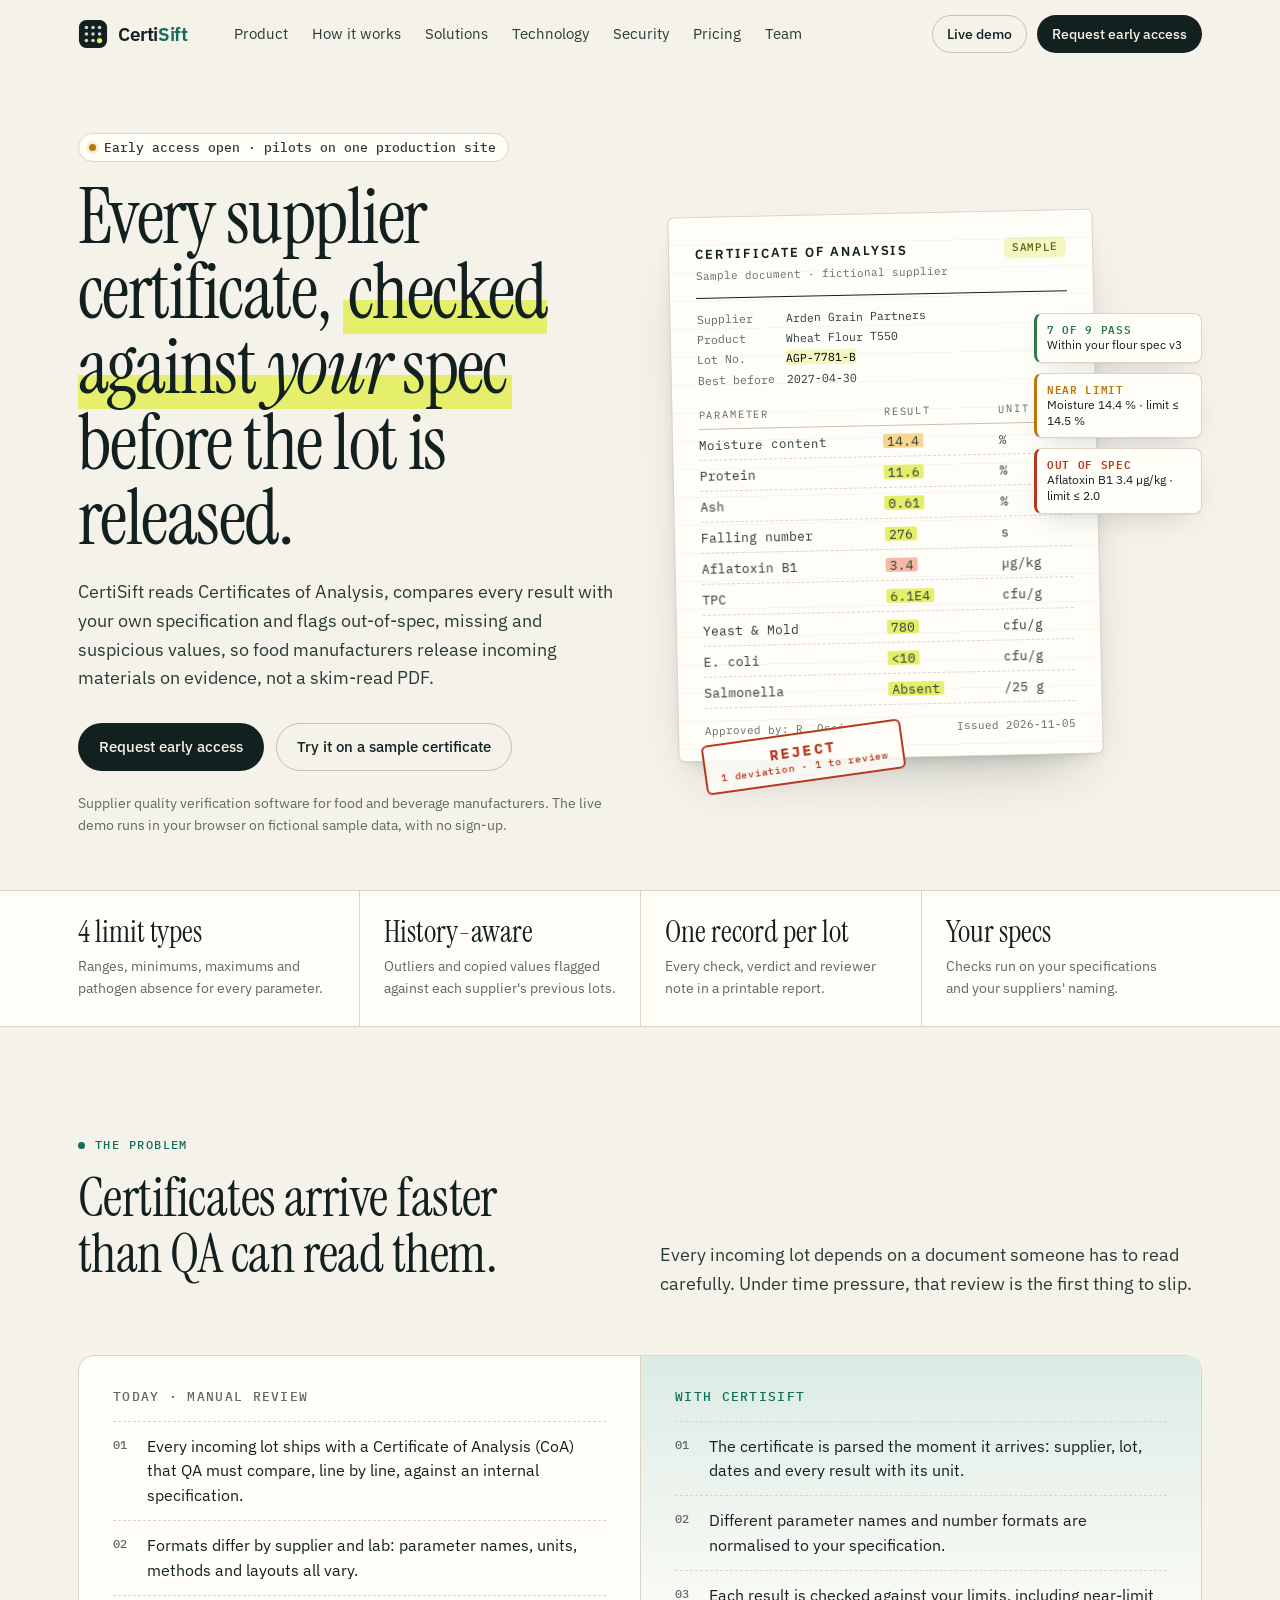
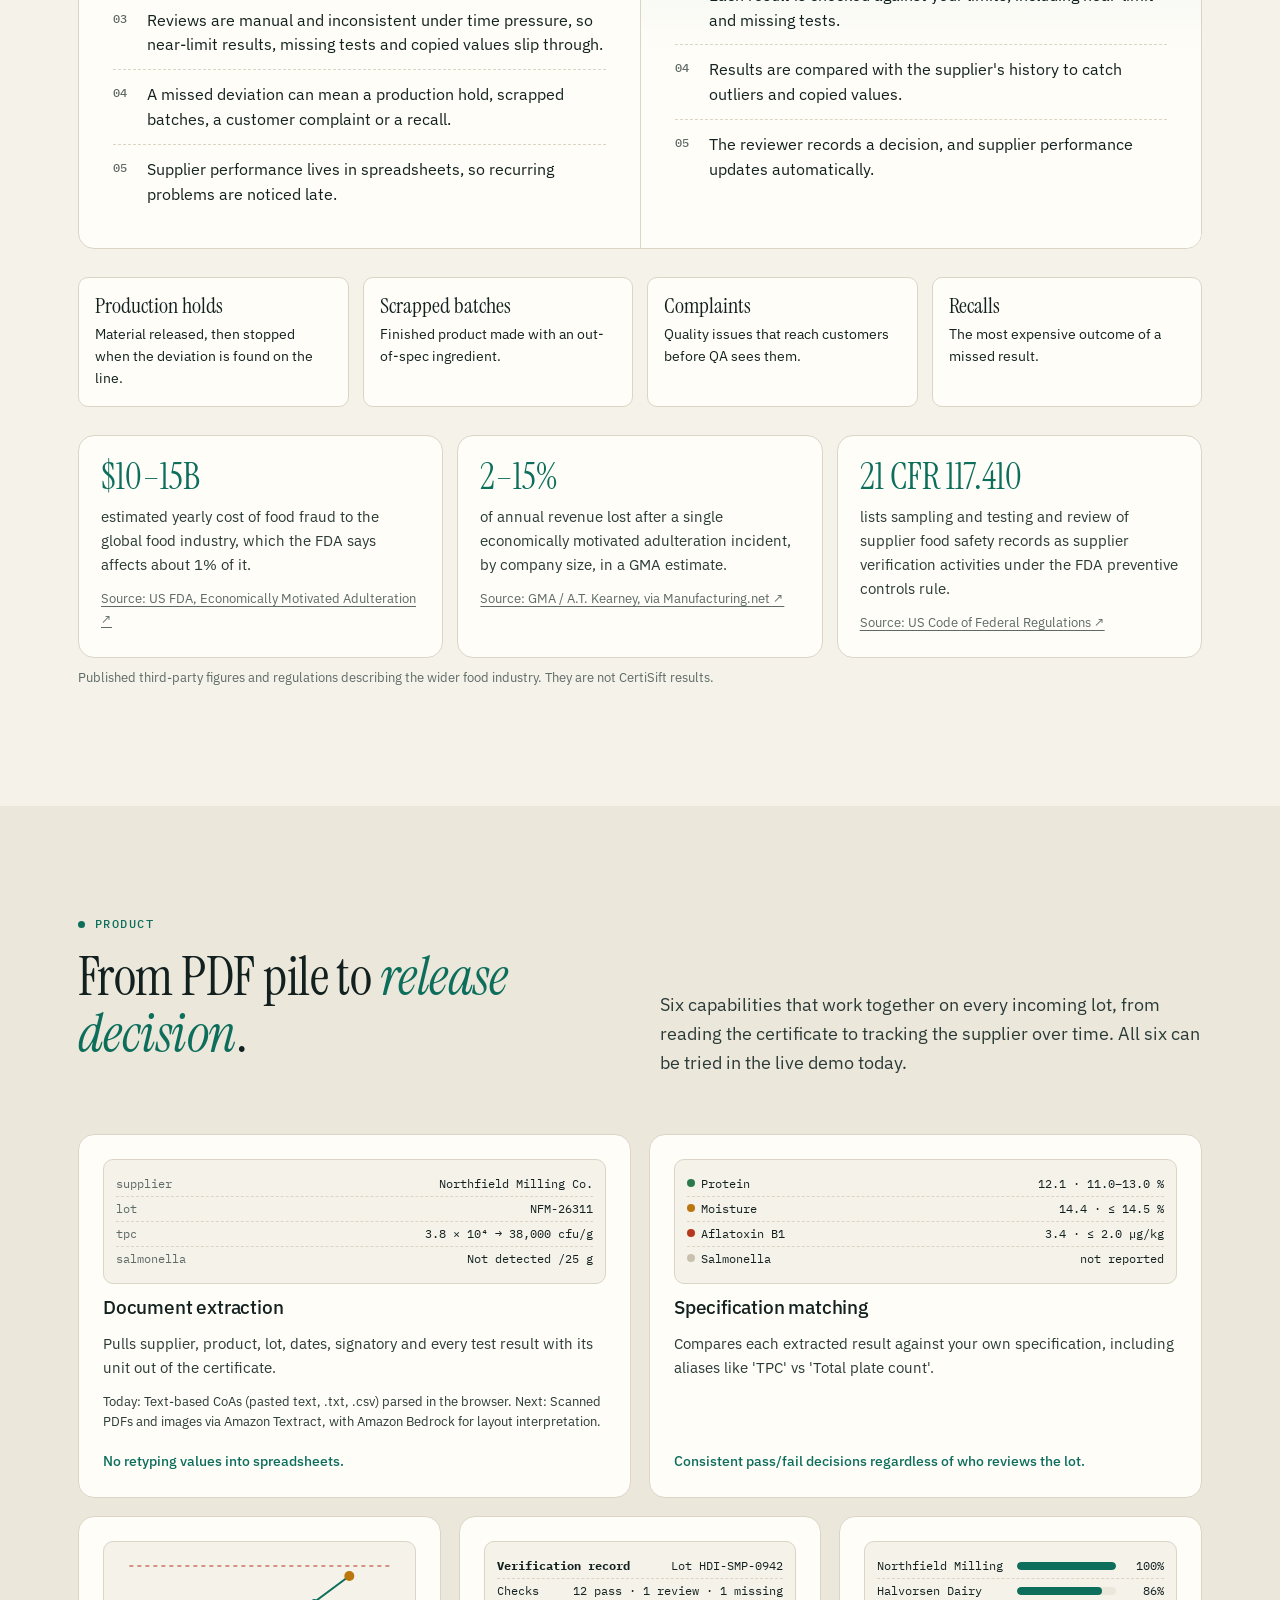
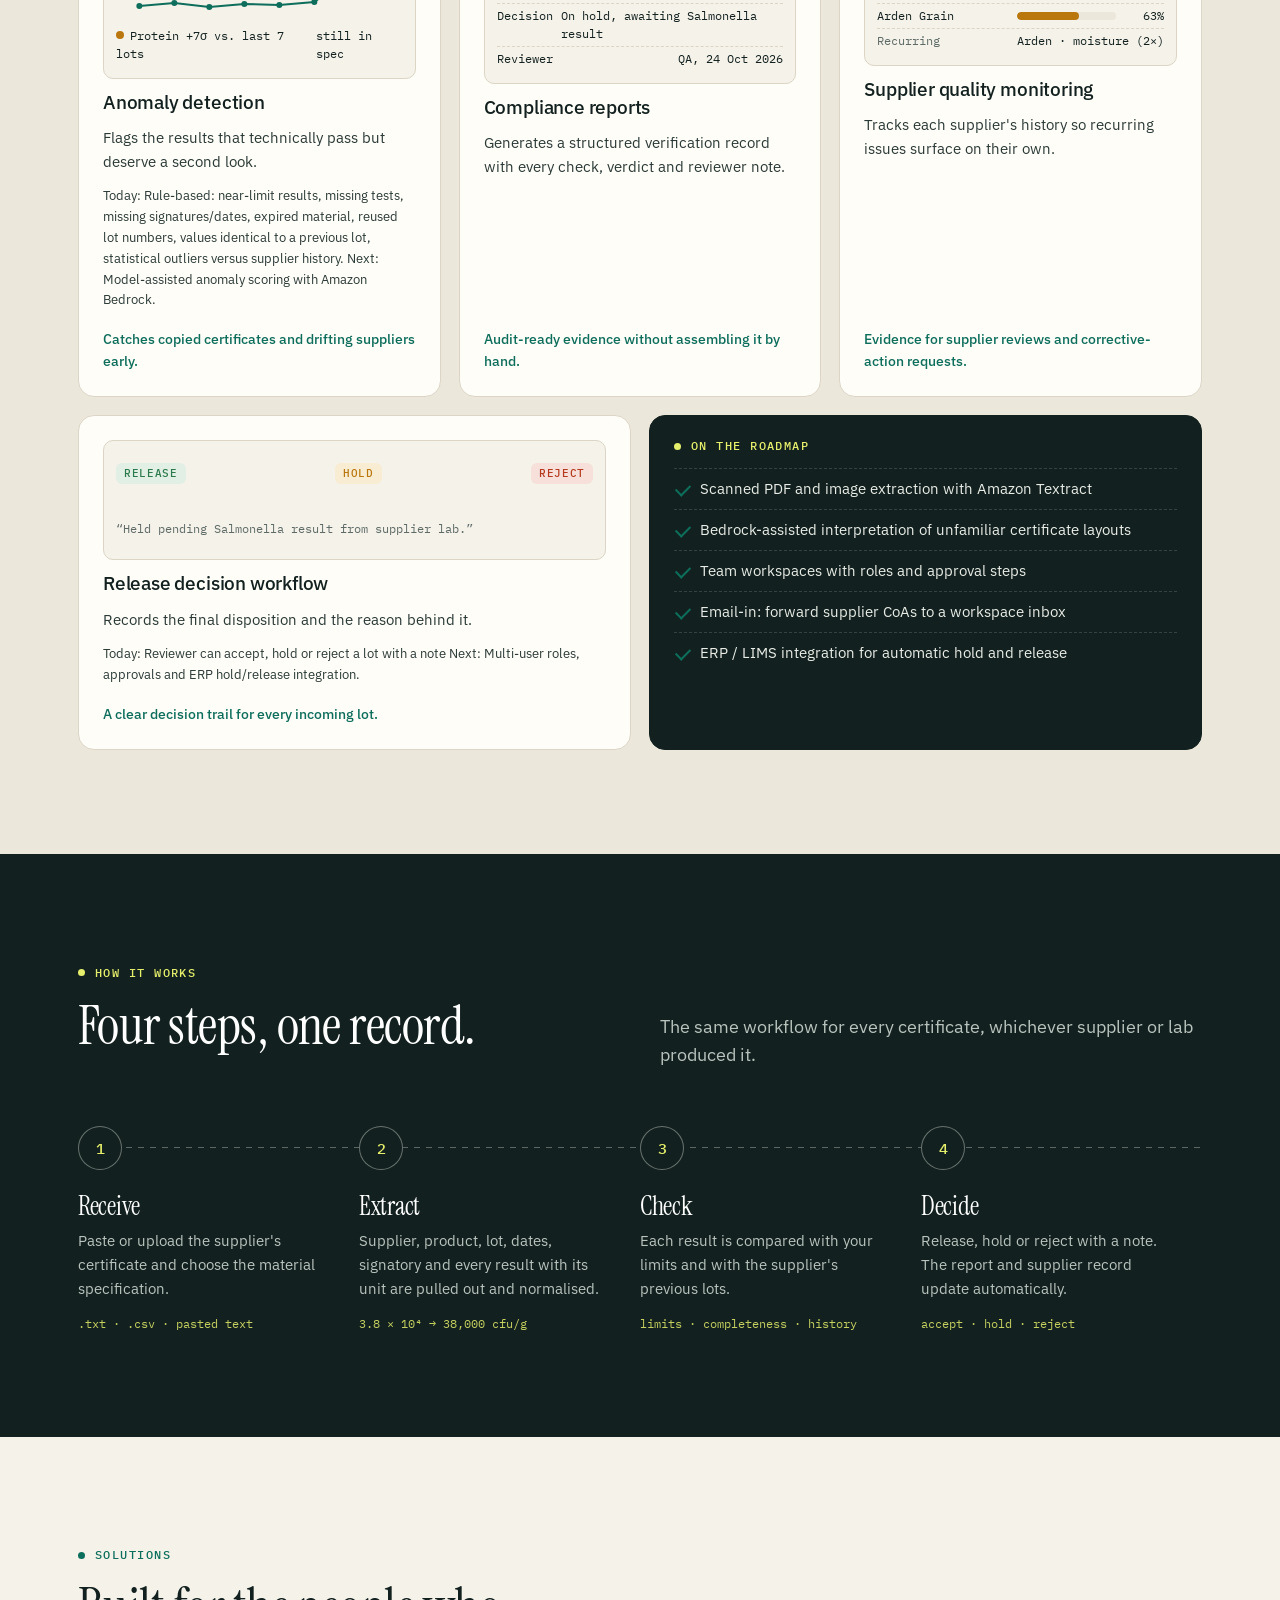
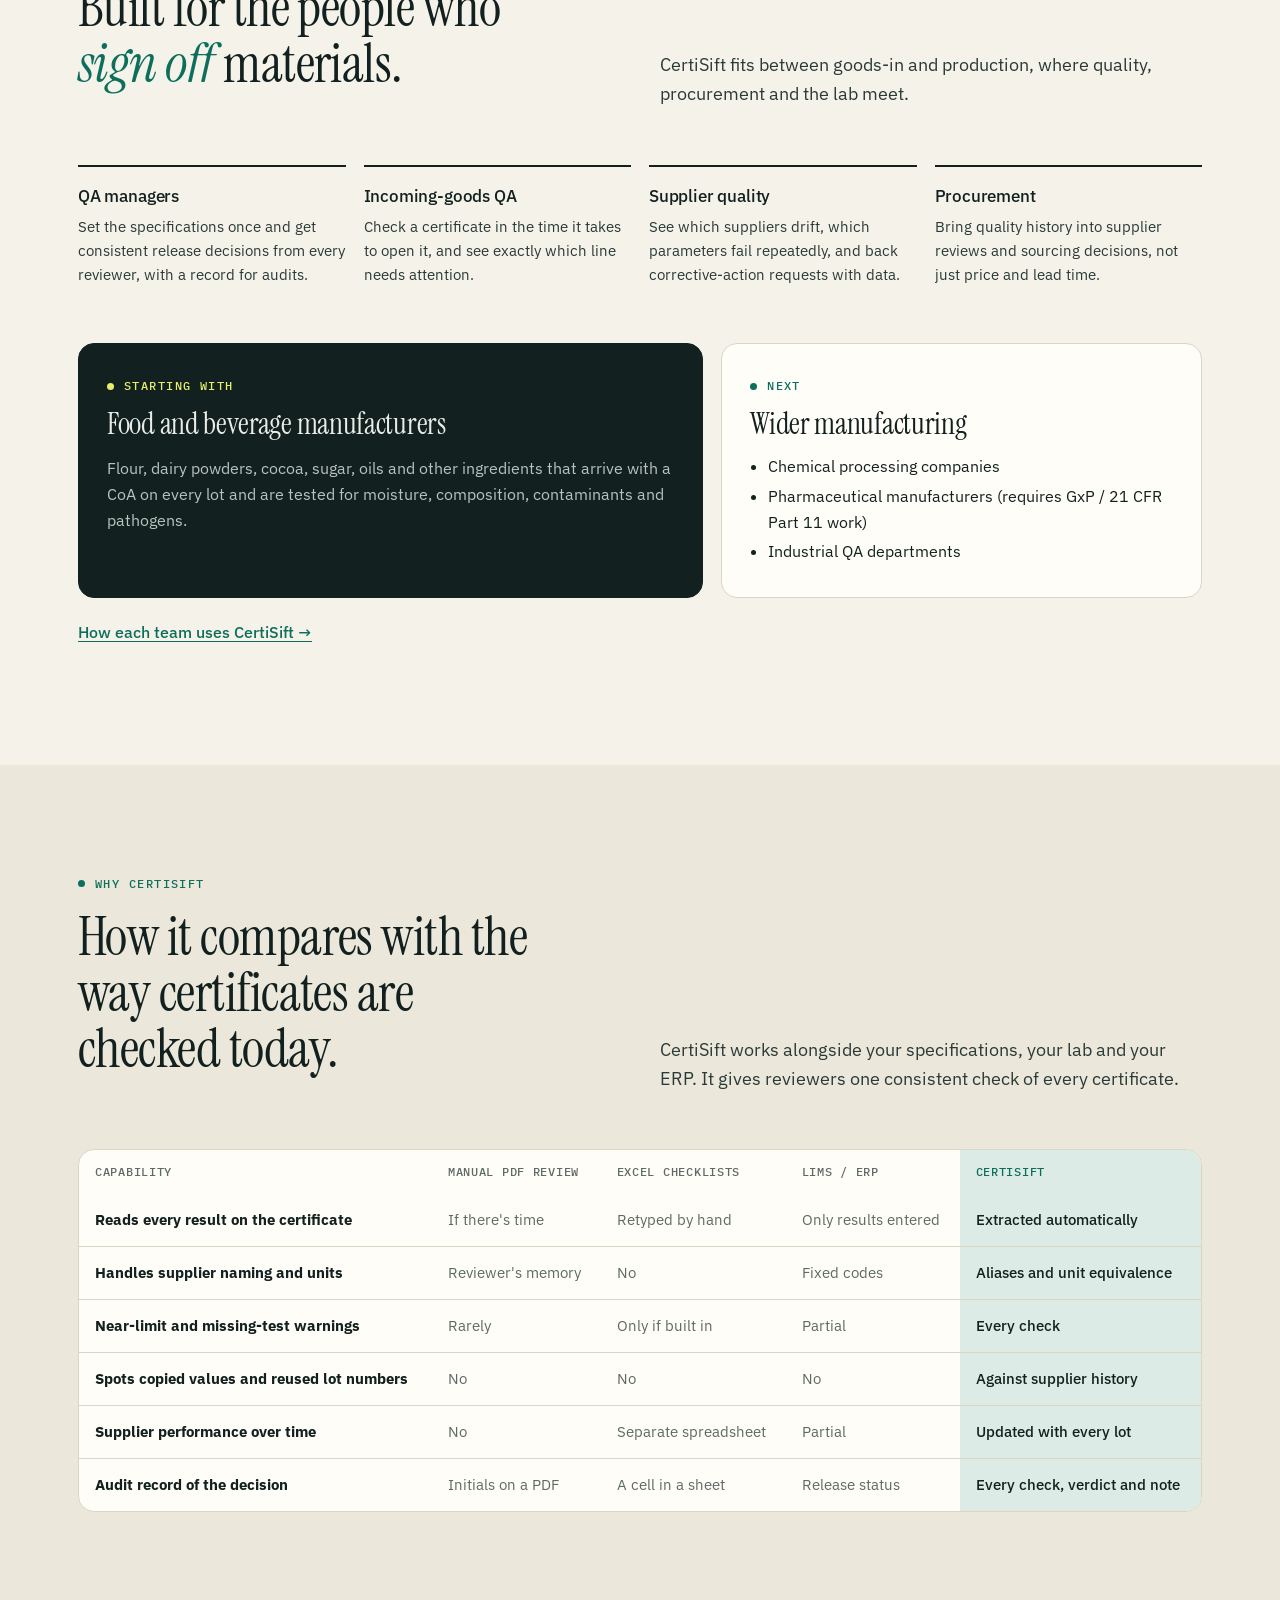
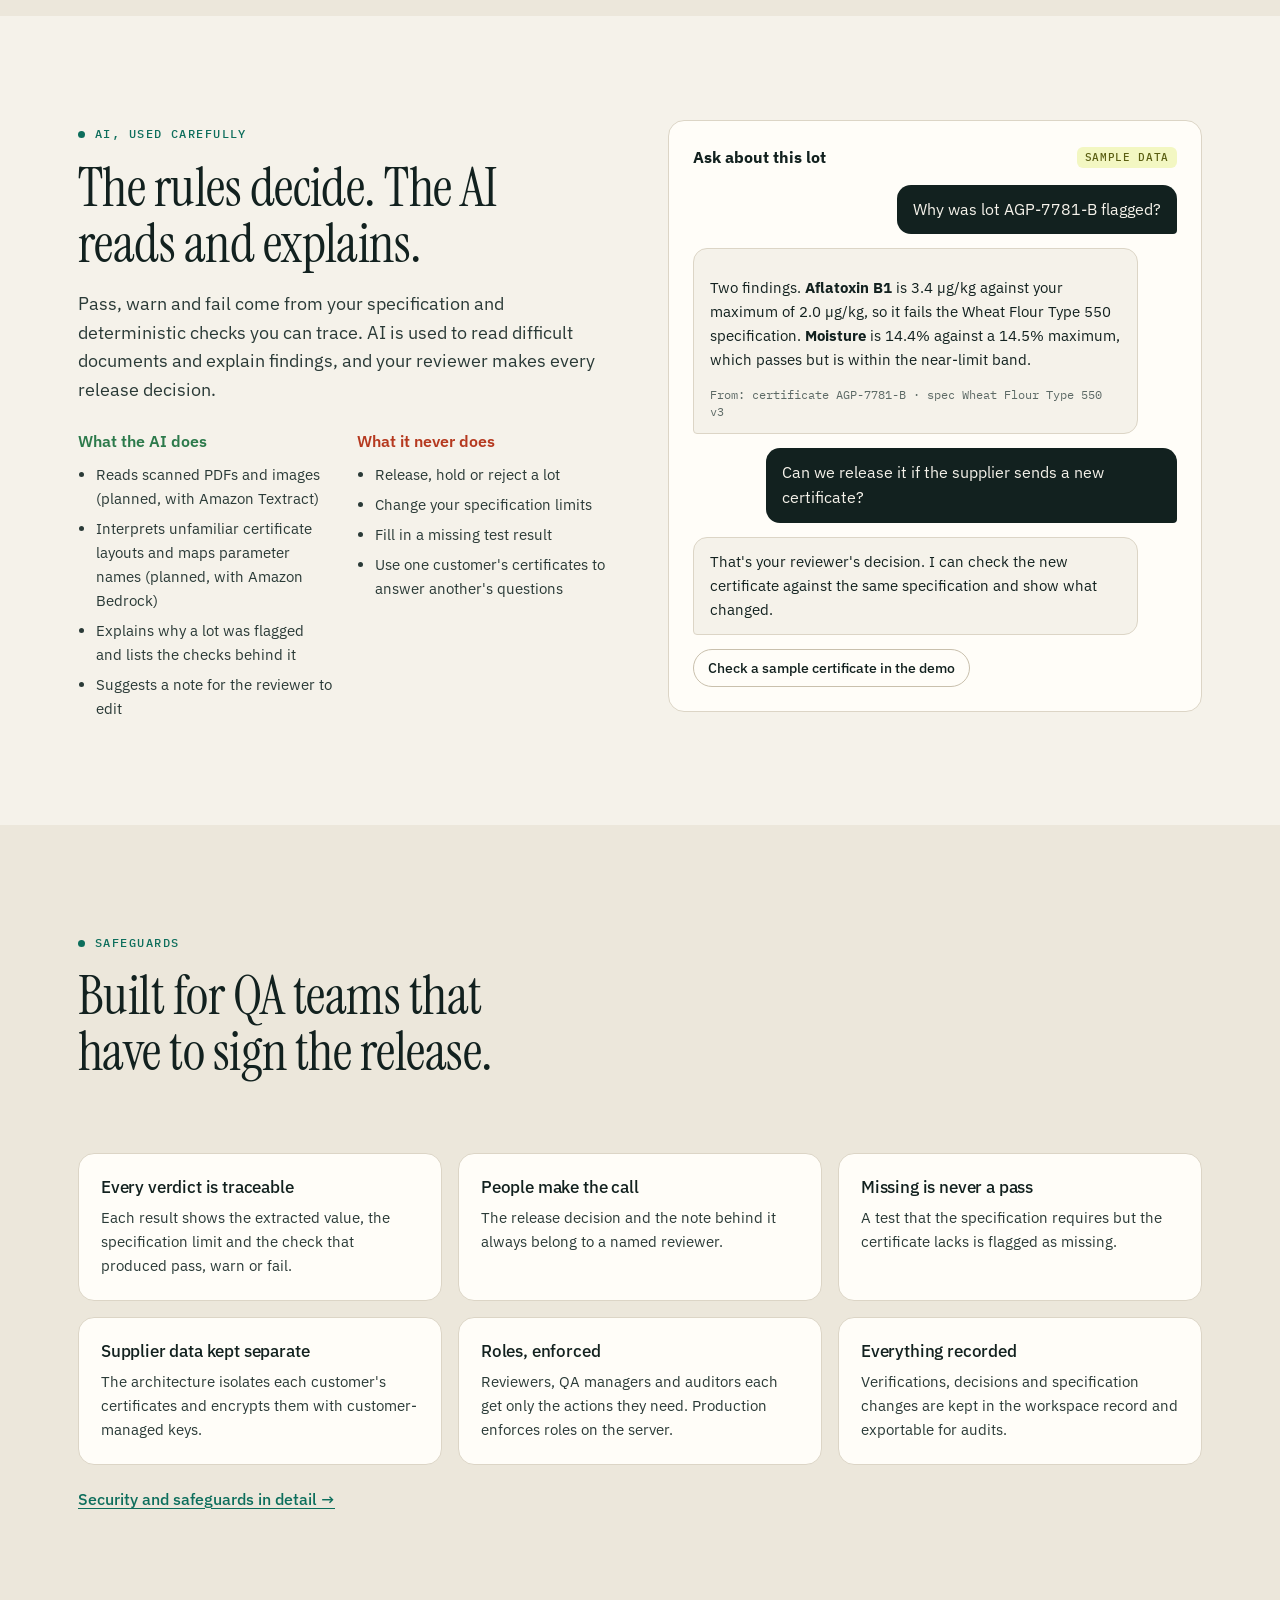
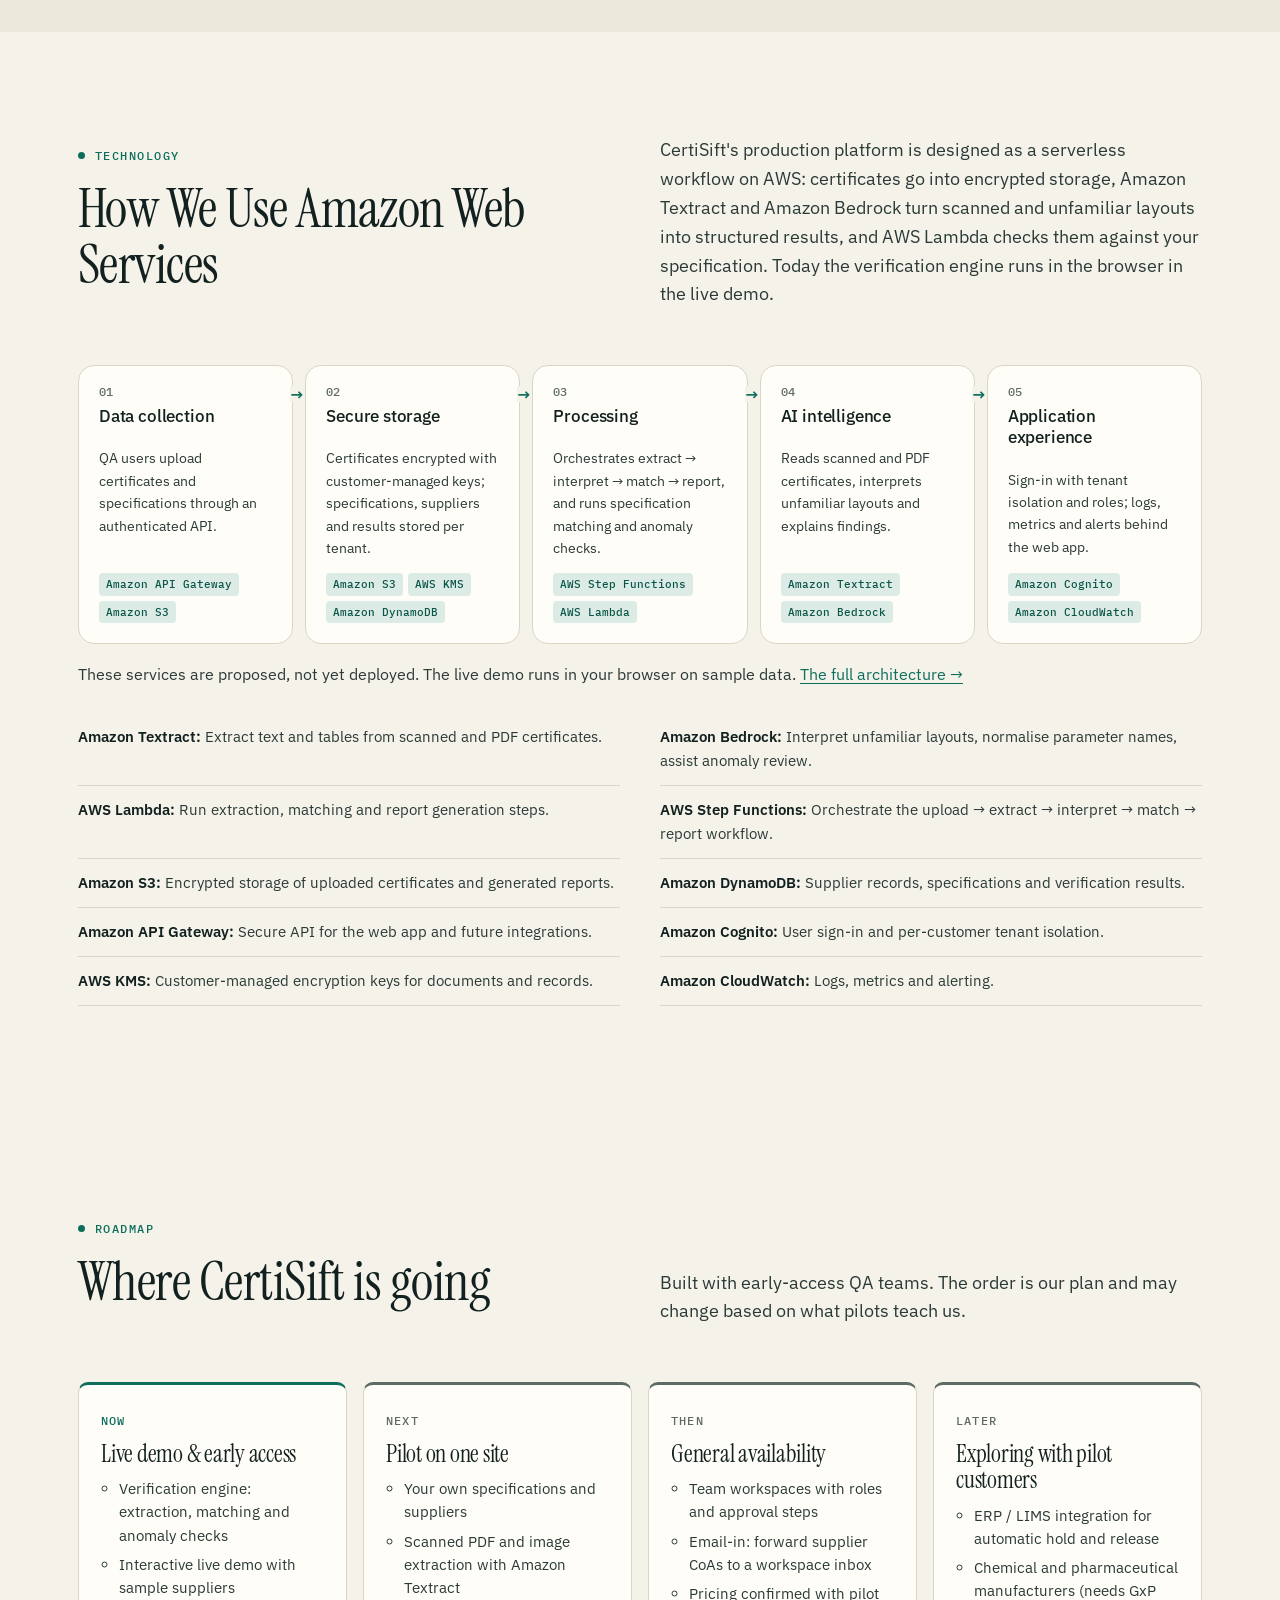
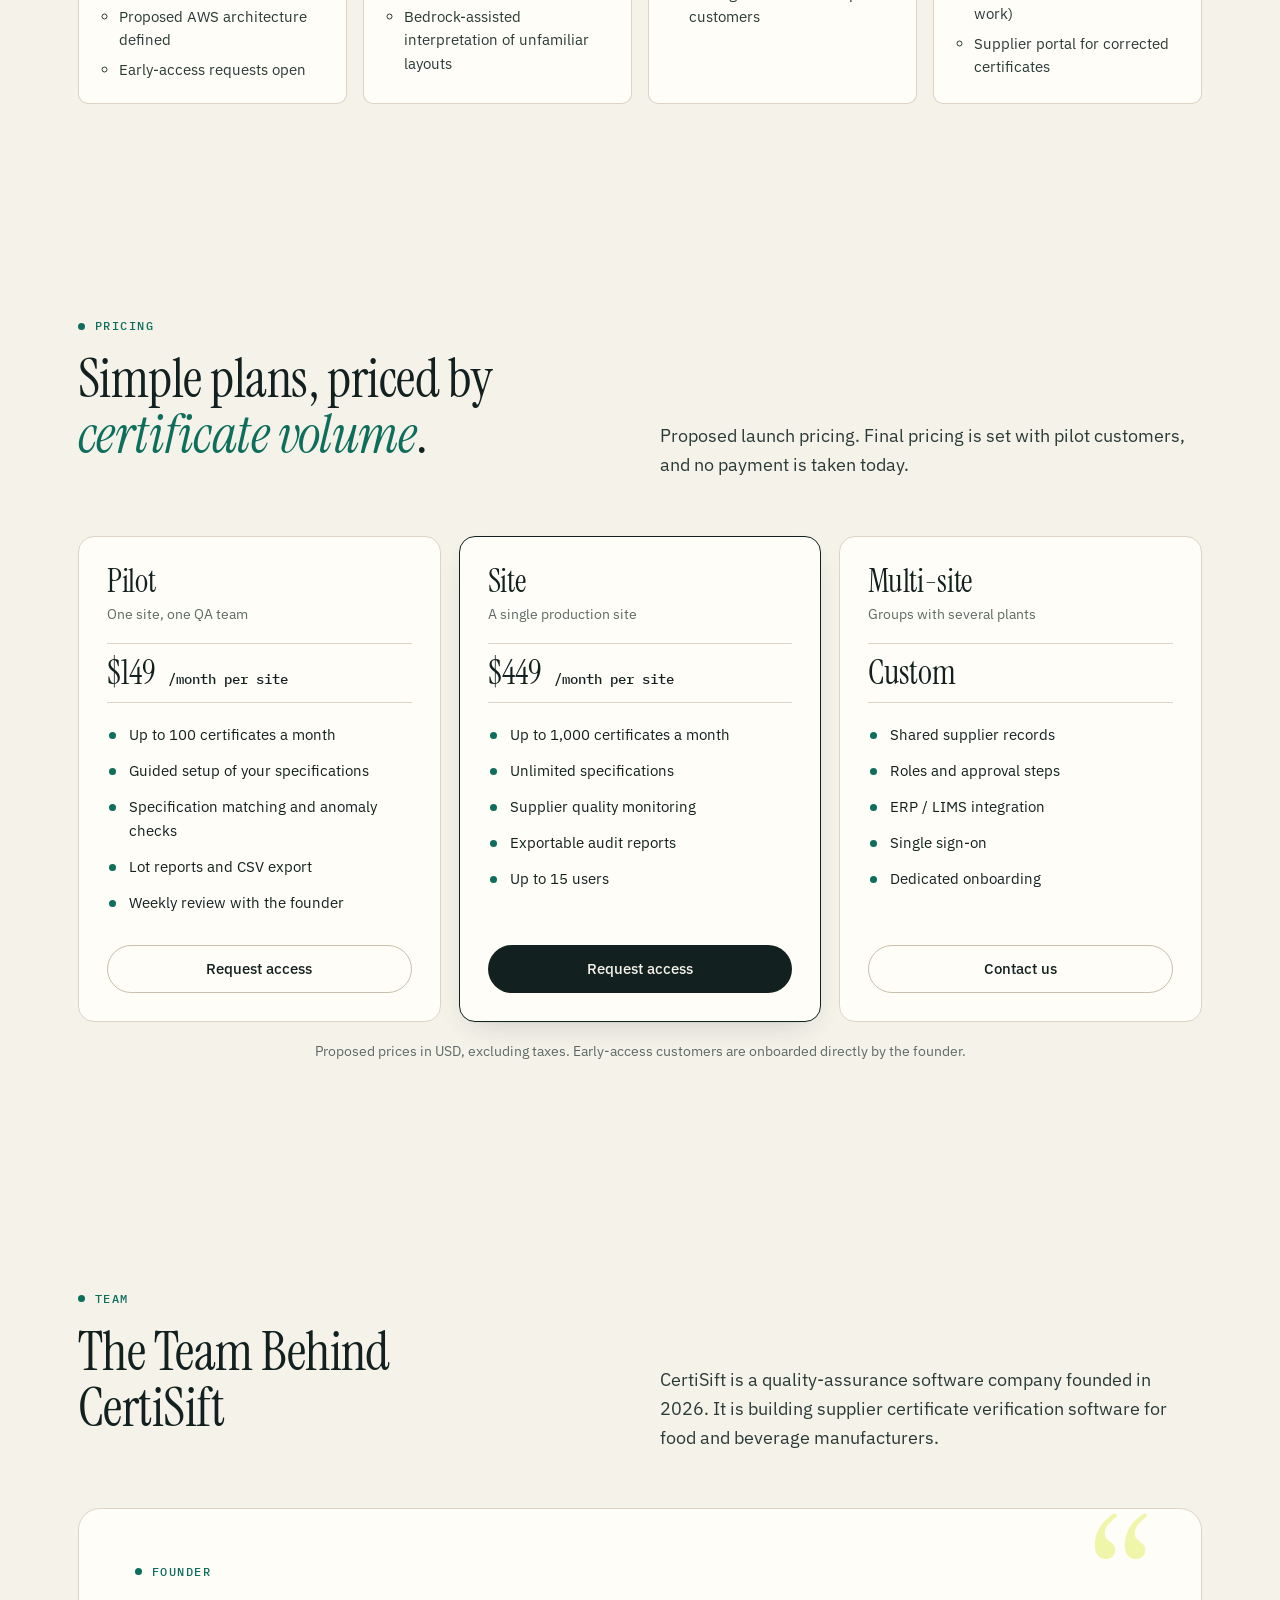
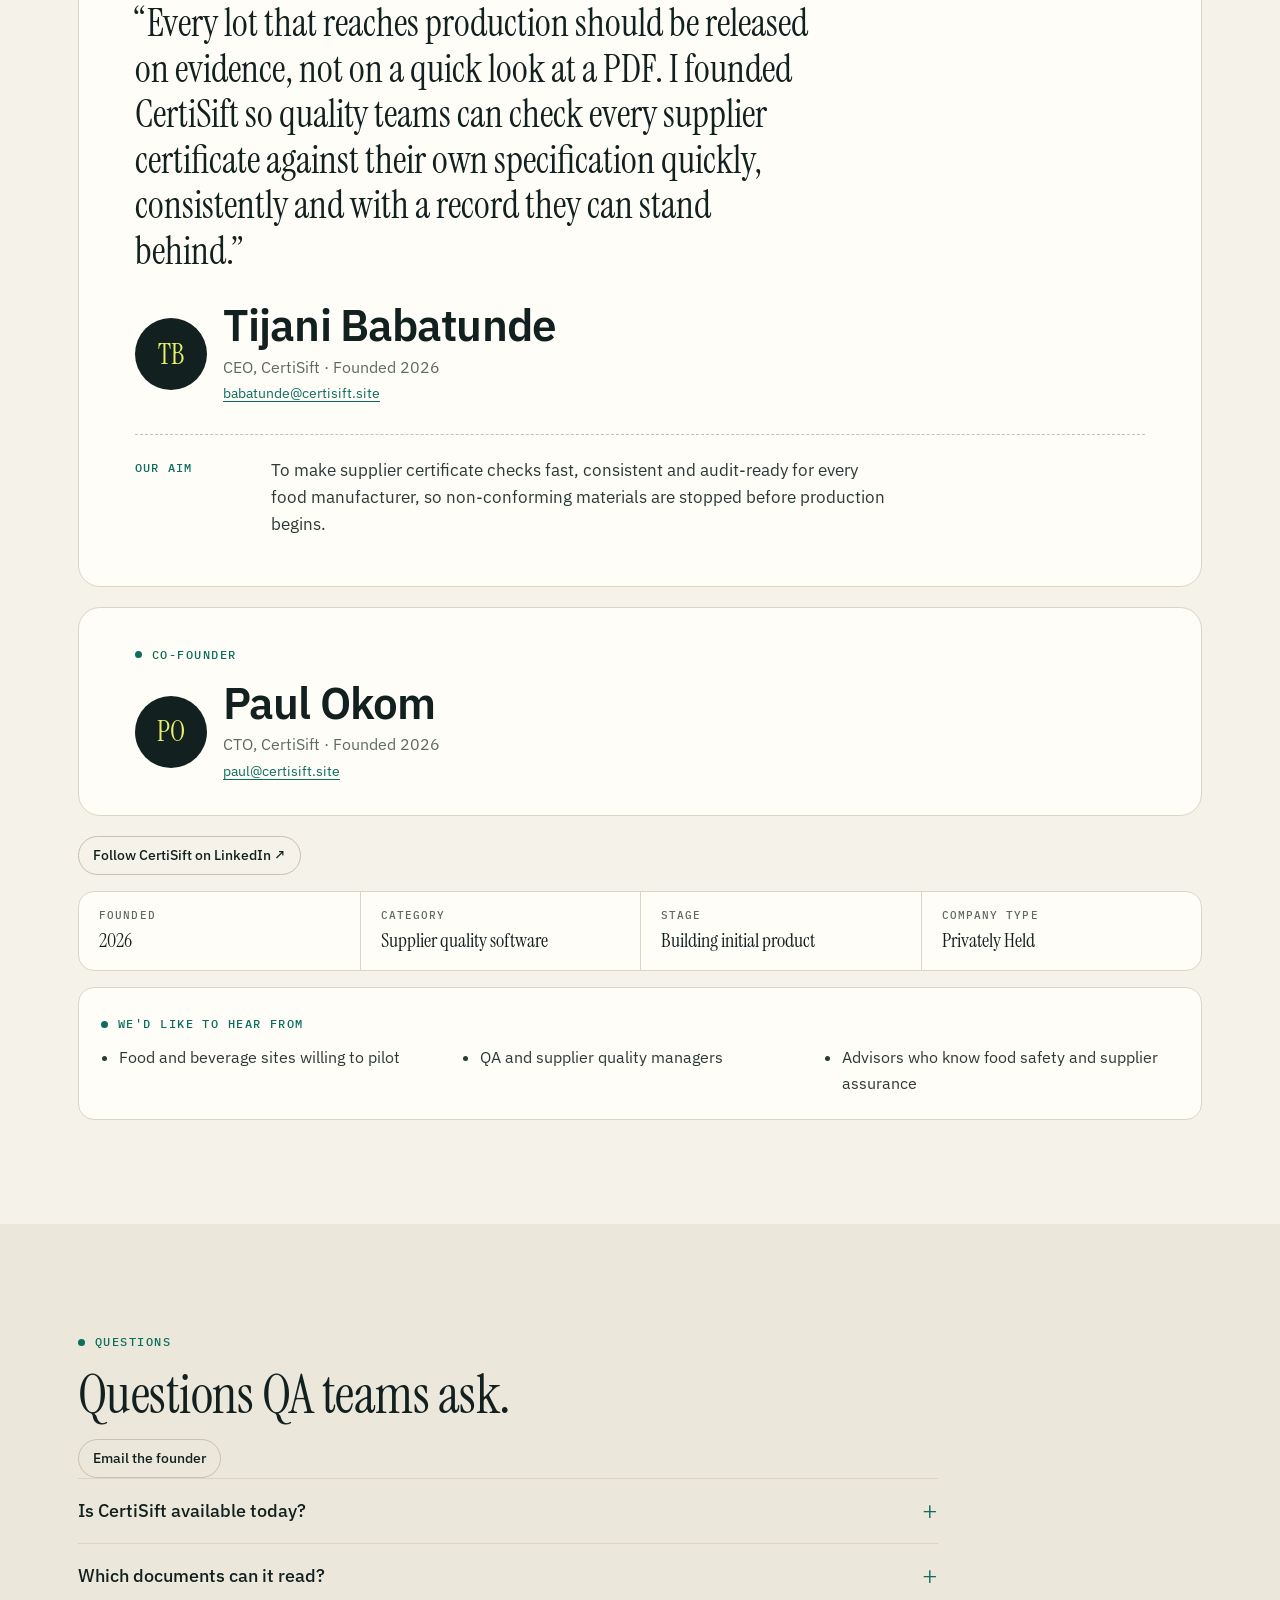
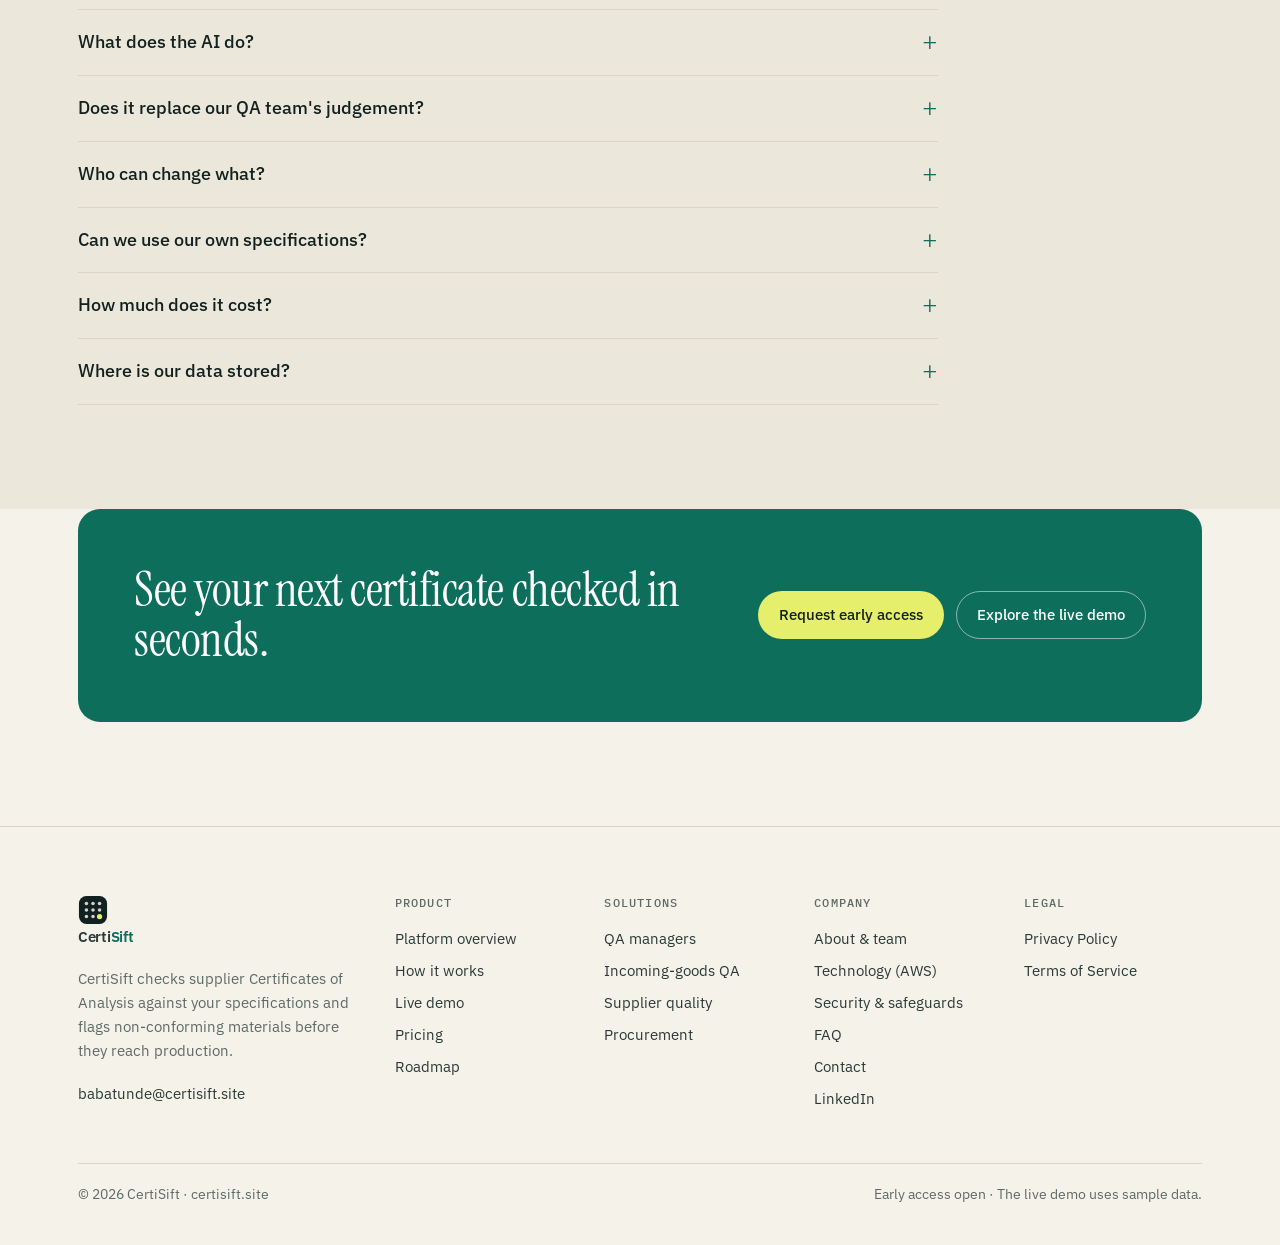
<file: index.html>
<!DOCTYPE html>
<html lang="en">
<head>
  <meta charset="utf-8">
  <meta name="viewport" content="width=device-width, initial-scale=1">
  <title>CertiSift | Supplier CoA verification for food manufacturers</title>
  <meta name="description" content="CertiSift checks supplier Certificates of Analysis against your specifications and flags non-conforming materials before they reach production.">
  <link rel="canonical" href="https://www.certisift.site/">
  <meta name="theme-color" content="#12211f">
  <meta property="og:type" content="website">
  <meta property="og:site_name" content="CertiSift">
  <meta property="og:title" content="CertiSift | Supplier CoA verification for food manufacturers">
  <meta property="og:description" content="CertiSift checks supplier Certificates of Analysis against your specifications and flags non-conforming materials before they reach production.">
  <meta property="og:url" content="https://www.certisift.site/">
  <meta name="twitter:card" content="summary">
  <meta name="twitter:title" content="CertiSift | Supplier CoA verification for food manufacturers">
  <meta name="twitter:description" content="CertiSift checks supplier Certificates of Analysis against your specifications and flags non-conforming materials before they reach production.">
  <link rel="icon" href="assets/favicon.svg" type="image/svg+xml">
  <link rel="preconnect" href="https://fonts.googleapis.com">
  <link rel="preconnect" href="https://fonts.gstatic.com" crossorigin>
  <link href="https://fonts.googleapis.com/css2?family=IBM+Plex+Mono:wght@400;500;600&family=IBM+Plex+Sans:wght@400;500;600&family=Instrument+Serif:ital@0;1&display=swap" rel="stylesheet">
  <link rel="stylesheet" href="src/styles.css">
  <script type="application/ld+json">{"@context":"https://schema.org","@type":"Organization","name":"CertiSift","url":"https://www.certisift.site","logo":"https://www.certisift.site/assets/favicon.svg","description":"CertiSift is supplier quality verification software for food and beverage manufacturers. QA and incoming-goods teams use it to check every supplier Certificate of Analysis against their own specifications, catch out-of-spec, missing or suspicious results, and keep an auditable record before a material lot is released to production.","slogan":"Intelligent Quality Verification. Smarter Manufacturing.","foundingDate":"2026","founder":[{"@type":"Person","name":"Tijani Babatunde","jobTitle":"CEO"},{"@type":"Person","name":"Paul Okom","jobTitle":"CTO"}],"email":"babatunde@certisift.site","sameAs":["https://www.linkedin.com/company/certisift"]}</script>
</head>
<body>
  <a href="#main" class="sr-only">Skip to content</a>

  <header class="site-header" id="top">
    <div class="wrap nav">
      <a class="logo" href="./" aria-label="CertiSift home">
    <svg viewBox="0 0 32 32" aria-hidden="true">
      <rect x="1" y="1" width="30" height="30" rx="8" fill="#12211f"/>
      <circle cx="9" cy="9" r="1.9" fill="#f5f2ea" opacity="0.85"/><circle cx="16" cy="9" r="1.9" fill="#f5f2ea" opacity="0.85"/><circle cx="23" cy="9" r="1.9" fill="#f5f2ea" opacity="0.85"/><circle cx="9" cy="16" r="1.9" fill="#f5f2ea" opacity="0.85"/><circle cx="16" cy="16" r="1.9" fill="#f5f2ea" opacity="0.85"/><circle cx="23" cy="16" r="1.9" fill="#f5f2ea" opacity="0.85"/><circle cx="9" cy="23" r="1.9" fill="#f5f2ea" opacity="0.85"/><circle cx="16" cy="23" r="1.9" fill="#f5f2ea" opacity="0.85"/><circle cx="23" cy="23" r="2.8" fill="#e6ef6b" opacity="1"/>
    </svg><span>Certi<b>Sift</b></span></a>
      <nav class="nav-links" aria-label="Main"><a href="product">Product</a><a href="how-it-works">How it works</a><a href="solutions">Solutions</a><a href="technology">Technology</a><a href="security">Security</a><a href="pricing">Pricing</a><a href="about">Team</a></nav>
      <div class="nav-cta"><a class="btn btn-ghost btn-sm" href="demo">Live demo</a><a class="btn btn-primary btn-sm" href="contact">Request early access</a></div>
      <button class="nav-toggle" aria-label="Open menu" aria-expanded="false" aria-controls="mobile-menu" data-menu><svg viewBox="0 0 24 24" fill="none" stroke="currentColor" stroke-width="1.7" stroke-linecap="round" stroke-linejoin="round" aria-hidden="true"><path d="M4 7h16M4 12h16M4 17h16"/></svg></button>
    </div>
    <div class="mobile-menu" id="mobile-menu"><a href="product">Product</a><a href="how-it-works">How it works</a><a href="solutions">Solutions</a><a href="technology">Technology</a><a href="security">Security</a><a href="pricing">Pricing</a><a href="about">Team</a><div class="btns"><a class="btn btn-ghost btn-sm" href="demo">Live demo</a><a class="btn btn-primary btn-sm" href="contact">Request early access</a></div></div>
  </header>
  <main id="main">

    <section class="hero">
      <div class="wrap hero-grid">
        <div>
          <span class="status-chip"><i></i>Early access open · pilots on one production site</span>
          <h1>Every supplier certificate, <span class="hl">checked against <em>your</em> spec</span> before the lot is released.</h1>
          <p class="lede">CertiSift reads Certificates of Analysis, compares every result with your own specification and flags out-of-spec, missing and suspicious values, so food manufacturers release incoming materials on evidence, not a skim-read PDF.</p>
          <div class="hero-ctas"><a class="btn btn-primary" href="contact">Request early access</a><a class="btn btn-ghost" href="demo#/try">Try it on a sample certificate</a></div>
          <p class="hero-note">Supplier quality verification software for food and beverage manufacturers. The live demo runs in your browser on fictional sample data, with no sign-up.</p>
        </div>
        
    <div class="cert-stage" aria-label="Illustration: a sample Certificate of Analysis being checked against a specification">
      <div class="cert">
        <div class="scanline"></div>
        <div class="cert-head"><div><strong>CERTIFICATE OF ANALYSIS</strong><div style="margin-top:4px;font-size:11px" class="muted">Sample document · fictional supplier</div></div><span class="badge sample">Sample</span></div>
        <div class="cert-meta">
          <span>Supplier</span><span>Arden Grain Partners</span>
          <span>Product</span><span>Wheat Flour T550</span>
          <span>Lot No.</span><span><mark style="background:var(--mark-soft)">AGP-7781-B</mark></span>
          <span>Best before</span><span>2027-04-30</span>
        </div>
        <div class="cert-row th"><span>Parameter</span><span>Result</span><span>Unit</span></div>
        <div class="cert-row near"><span>Moisture content</span><span class="val"><mark style="--d:0.35s">14.4</mark></span><span>%</span></div><div class="cert-row "><span>Protein</span><span class="val"><mark style="--d:0.53s">11.6</mark></span><span>%</span></div><div class="cert-row "><span>Ash</span><span class="val"><mark style="--d:0.71s">0.61</mark></span><span>%</span></div><div class="cert-row "><span>Falling number</span><span class="val"><mark style="--d:0.89s">276</mark></span><span>s</span></div><div class="cert-row bad"><span>Aflatoxin B1</span><span class="val"><mark style="--d:1.0699999999999998s">3.4</mark></span><span>µg/kg</span></div><div class="cert-row "><span>TPC</span><span class="val"><mark style="--d:1.25s">6.1E4</mark></span><span>cfu/g</span></div><div class="cert-row "><span>Yeast & Mold</span><span class="val"><mark style="--d:1.4300000000000002s">780</mark></span><span>cfu/g</span></div><div class="cert-row "><span>E. coli</span><span class="val"><mark style="--d:1.6099999999999999s"><10</mark></span><span>cfu/g</span></div><div class="cert-row "><span>Salmonella</span><span class="val"><mark style="--d:1.79s">Absent</mark></span><span>/25 g</span></div>
        <div class="cert-sign"><span>Approved by: R. Osei</span><span>Issued 2026-11-05</span></div>
      </div>
      <div class="notes">
        <div class="note pass" style="--d:1.2s"><b>7 of 9 pass</b>Within your flour spec v3</div>
        <div class="note hold" style="--d:1.7s"><b>Near limit</b>Moisture 14.4 % · limit ≤ 14.5 %</div>
        <div class="note fail" style="--d:2.2s"><b>Out of spec</b>Aflatoxin B1 3.4 µg/kg · limit ≤ 2.0</div>
      </div>
      <div class="stamp">REJECT<small>1 deviation · 1 to review</small></div>
    </div>
      </div>
    </section>
    <div class="strip"><div class="wrap strip-grid">
      <div class="strip-item"><div class="k">4 limit types</div><p>Ranges, minimums, maximums and pathogen absence for every parameter.</p></div>
      <div class="strip-item"><div class="k">History-aware</div><p>Outliers and copied values flagged against each supplier's previous lots.</p></div>
      <div class="strip-item"><div class="k">One record per lot</div><p>Every check, verdict and reviewer note in a printable report.</p></div>
      <div class="strip-item"><div class="k">Your specs</div><p>Checks run on your specifications and your suppliers' naming.</p></div>
    </div></div>
    <section class="block" id="problem">
      <div class="wrap">
        
        <div class="sec-head">
          <div><span class="eyebrow">The problem</span><h2 class="title">Certificates arrive faster than QA can read them.</h2></div>
          <p class="lede">Every incoming lot depends on a document someone has to read carefully. Under time pressure, that review is the first thing to slip.</p>
        </div>
        <div class="ledger">
          <div><h3>Today · manual review</h3><ol><li>Every incoming lot ships with a Certificate of Analysis (CoA) that QA must compare, line by line, against an internal specification.</li><li>Formats differ by supplier and lab: parameter names, units, methods and layouts all vary.</li><li>Reviews are manual and inconsistent under time pressure, so near-limit results, missing tests and copied values slip through.</li><li>A missed deviation can mean a production hold, scrapped batches, a customer complaint or a recall.</li><li>Supplier performance lives in spreadsheets, so recurring problems are noticed late.</li></ol></div>
          <div><h3>With CertiSift</h3><ol>
            <li>The certificate is parsed the moment it arrives: supplier, lot, dates and every result with its unit.</li>
            <li>Different parameter names and number formats are normalised to your specification.</li>
            <li>Each result is checked against your limits, including near-limit and missing tests.</li>
            <li>Results are compared with the supplier's history to catch outliers and copied values.</li>
            <li>The reviewer records a decision, and supplier performance updates automatically.</li>
          </ol></div>
        </div>
        <div class="consequence">
          <div><b>Production holds</b>Material released, then stopped when the deviation is found on the line.</div>
          <div><b>Scrapped batches</b>Finished product made with an out-of-spec ingredient.</div>
          <div><b>Complaints</b>Quality issues that reach customers before QA sees them.</div>
          <div><b>Recalls</b>The most expensive outcome of a missed result.</div>
        </div>
        <div class="stats"><figure class="stat"><p class="stat-v">$10–15B</p><figcaption>estimated yearly cost of food fraud to the global food industry, which the FDA says affects about 1% of it.</figcaption><a href="https://www.fda.gov/food/compliance-enforcement-food/economically-motivated-adulteration-food-fraud" target="_blank" rel="noopener noreferrer">Source: US FDA, Economically Motivated Adulteration ↗</a></figure><figure class="stat"><p class="stat-v">2–15%</p><figcaption>of annual revenue lost after a single economically motivated adulteration incident, by company size, in a GMA estimate.</figcaption><a href="https://www.manufacturing.net/article/2012/09/economically-motivated-adulteration-your-brand-risk" target="_blank" rel="noopener noreferrer">Source: GMA / A.T. Kearney, via Manufacturing.net ↗</a></figure><figure class="stat"><p class="stat-v">21 CFR 117.410</p><figcaption>lists sampling and testing and review of supplier food safety records as supplier verification activities under the FDA preventive controls rule.</figcaption><a href="https://www.law.cornell.edu/cfr/text/21/117.410" target="_blank" rel="noopener noreferrer">Source: US Code of Federal Regulations ↗</a></figure></div>
        <p class="stat-note">Published third-party figures and regulations describing the wider food industry. They are not CertiSift results.</p>
      </div>
    </section>
    <section class="block alt" id="product">
      <div class="wrap">
        
        <div class="sec-head">
          <div><span class="eyebrow">Product</span><h2 class="title">From PDF pile to <em>release decision</em>.</h2></div>
          <p class="lede">Six capabilities that work together on every incoming lot, from reading the certificate to tracking the supplier over time. All six can be tried in the live demo today.</p>
        </div>
        <div class="features">
          <article class="feature wide">
      <div class="viz"><div class="viz-row"><span class="muted">supplier</span><span>Northfield Milling Co.</span></div><div class="viz-row"><span class="muted">lot</span><span>NFM-26311</span></div><div class="viz-row"><span class="muted">tpc</span><span>3.8 × 10⁴ → 38,000 cfu/g</span></div><div class="viz-row"><span class="muted">salmonella</span><span>Not detected /25 g</span></div></div>
      <h3>Document extraction</h3>
      <p>Pulls supplier, product, lot, dates, signatory and every test result with its unit out of the certificate.</p>
      <p class="muted" style="font-size:13px">Today: Text-based CoAs (pasted text, .txt, .csv) parsed in the browser. Next: Scanned PDFs and images via Amazon Textract, with Amazon Bedrock for layout interpretation.</p>
      <div class="benefit">No retyping values into spreadsheets.</div>
    </article><article class="feature wide">
      <div class="viz"><div class="viz-row"><span><i class="dot pass"></i>Protein</span><span>12.1 · 11.0–13.0 %</span></div><div class="viz-row"><span><i class="dot warn"></i>Moisture</span><span>14.4 · ≤ 14.5 %</span></div><div class="viz-row"><span><i class="dot fail"></i>Aflatoxin B1</span><span>3.4 · ≤ 2.0 µg/kg</span></div><div class="viz-row"><span><i class="dot missing"></i>Salmonella</span><span>not reported</span></div></div>
      <h3>Specification matching</h3>
      <p>Compares each extracted result against your own specification, including aliases like &#39;TPC&#39; vs &#39;Total plate count&#39;.</p>
      
      <div class="benefit">Consistent pass/fail decisions regardless of who reviews the lot.</div>
    </article>
          <article class="feature ">
      <div class="viz"><svg viewBox="0 0 260 70" style="width:100%;height:70px"><line x1="0" x2="260" y1="12" y2="12" stroke="#b5391f" stroke-dasharray="4 4"/><polyline points="10,52 45,49 80,53 115,50 150,51 185,48 220,22" fill="none" stroke="#0d6e5c" stroke-width="2"/><circle cx="10" cy="52" r="3" fill="#0d6e5c"/><circle cx="45" cy="49" r="3" fill="#0d6e5c"/><circle cx="80" cy="53" r="3" fill="#0d6e5c"/><circle cx="115" cy="50" r="3" fill="#0d6e5c"/><circle cx="150" cy="51" r="3" fill="#0d6e5c"/><circle cx="185" cy="48" r="3" fill="#0d6e5c"/><circle cx="220" cy="22" r="5" fill="#b9770e"/></svg><div class="viz-row"><span><i class="dot warn"></i>Protein +7σ vs. last 7 lots</span><span>still in spec</span></div></div>
      <h3>Anomaly detection</h3>
      <p>Flags the results that technically pass but deserve a second look.</p>
      <p class="muted" style="font-size:13px">Today: Rule-based: near-limit results, missing tests, missing signatures/dates, expired material, reused lot numbers, values identical to a previous lot, statistical outliers versus supplier history. Next: Model-assisted anomaly scoring with Amazon Bedrock.</p>
      <div class="benefit">Catches copied certificates and drifting suppliers early.</div>
    </article><article class="feature ">
      <div class="viz"><div class="viz-row"><b>Verification record</b><span>Lot HDI-SMP-0942</span></div><div class="viz-row"><span>Checks</span><span>12 pass · 1 review · 1 missing</span></div><div class="viz-row"><span>Decision</span><span>On hold, awaiting Salmonella result</span></div><div class="viz-row"><span>Reviewer</span><span>QA, 24 Oct 2026</span></div></div>
      <h3>Compliance reports</h3>
      <p>Generates a structured verification record with every check, verdict and reviewer note.</p>
      
      <div class="benefit">Audit-ready evidence without assembling it by hand.</div>
    </article><article class="feature ">
      <div class="viz"><div class="viz-row" style="align-items:center"><span style="flex:0 0 46%">Northfield Milling</span><span class="bar" style="flex:1"><i style="width:100%;"></i></span><span style="width:40px;text-align:right">100%</span></div><div class="viz-row" style="align-items:center"><span style="flex:0 0 46%">Halvorsen Dairy</span><span class="bar" style="flex:1"><i style="width:86%;"></i></span><span style="width:40px;text-align:right">86%</span></div><div class="viz-row" style="align-items:center"><span style="flex:0 0 46%">Arden Grain</span><span class="bar" style="flex:1"><i style="width:63%;background:var(--hold)"></i></span><span style="width:40px;text-align:right">63%</span></div><div class="viz-row"><span class="muted">Recurring</span><span>Arden · moisture (2×)</span></div></div>
      <h3>Supplier quality monitoring</h3>
      <p>Tracks each supplier&#39;s history so recurring issues surface on their own.</p>
      
      <div class="benefit">Evidence for supplier reviews and corrective-action requests.</div>
    </article>
        </div>
        <div style="margin-top:18px" class="features"><article class="feature wide">
      <div class="viz" style="display:flex;gap:8px;align-items:center;justify-content:space-between;flex-wrap:wrap"><span class="badge pass">Release</span><span class="badge hold">Hold</span><span class="badge reject">Reject</span><div style="flex-basis:100%;margin-top:8px" class="muted">“Held pending Salmonella result from supplier lab.”</div></div>
      <h3>Release decision workflow</h3>
      <p>Records the final disposition and the reason behind it.</p>
      <p class="muted" style="font-size:13px">Today: Reviewer can accept, hold or reject a lot with a note Next: Multi-user roles, approvals and ERP hold/release integration.</p>
      <div class="benefit">A clear decision trail for every incoming lot.</div>
    </article>
          <article class="feature wide" style="background:var(--ink);color:#e9ece6;border-color:var(--ink)">
            <span class="eyebrow" style="color:var(--mark)">On the roadmap</span>
            <ul class="check-list" style="margin-top:4px"><li style="border-color:rgba(255,255,255,.15)">Scanned PDF and image extraction with Amazon Textract</li><li style="border-color:rgba(255,255,255,.15)">Bedrock-assisted interpretation of unfamiliar certificate layouts</li><li style="border-color:rgba(255,255,255,.15)">Team workspaces with roles and approval steps</li><li style="border-color:rgba(255,255,255,.15)">Email-in: forward supplier CoAs to a workspace inbox</li><li style="border-color:rgba(255,255,255,.15)">ERP / LIMS integration for automatic hold and release</li></ul>
          </article>
        </div>
      </div>
    </section>
    <section class="block dark" id="how">
      <div class="wrap">
        
        <div class="sec-head">
          <div><span class="eyebrow">How it works</span><h2 class="title" style="color:#fff">Four steps, one record.</h2></div>
          <p class="lede">The same workflow for every certificate, whichever supplier or lab produced it.</p>
        </div>
        <div class="flow">
          <div class="step"><h3>Receive</h3><p>Paste or upload the supplier's certificate and choose the material specification.</p><div class="io">.txt · .csv · pasted text</div></div>
          <div class="step"><h3>Extract</h3><p>Supplier, product, lot, dates, signatory and every result with its unit are pulled out and normalised.</p><div class="io">3.8 × 10⁴ → 38,000 cfu/g</div></div>
          <div class="step"><h3>Check</h3><p>Each result is compared with your limits and with the supplier's previous lots.</p><div class="io">limits · completeness · history</div></div>
          <div class="step"><h3>Decide</h3><p>Release, hold or reject with a note. The report and supplier record update automatically.</p><div class="io">accept · hold · reject</div></div>
        </div>
      </div>
    </section>
    <section class="block" id="solutions">
      <div class="wrap">
        
        <div class="sec-head">
          <div><span class="eyebrow">Solutions</span><h2 class="title">Built for the people who <em>sign off</em> materials.</h2></div>
          <p class="lede">CertiSift fits between goods-in and production, where quality, procurement and the lab meet.</p>
        </div>
        <div class="roles"><div class="role" id="qa-managers"><h3>QA managers</h3><p>Set the specifications once and get consistent release decisions from every reviewer, with a record for audits.</p></div><div class="role" id="incoming-goods"><h3>Incoming-goods QA</h3><p>Check a certificate in the time it takes to open it, and see exactly which line needs attention.</p></div><div class="role" id="supplier-quality"><h3>Supplier quality</h3><p>See which suppliers drift, which parameters fail repeatedly, and back corrective-action requests with data.</p></div><div class="role" id="procurement"><h3>Procurement</h3><p>Bring quality history into supplier reviews and sourcing decisions, not just price and lead time.</p></div></div>
        <div class="industries">
          <div class="ind primary"><span class="eyebrow" style="color:var(--mark)">Starting with</span><h3>Food and beverage manufacturers</h3><p class="muted">Flour, dairy powders, cocoa, sugar, oils and other ingredients that arrive with a CoA on every lot and are tested for moisture, composition, contaminants and pathogens.</p></div>
          <div class="ind"><span class="eyebrow">Next</span><h3>Wider manufacturing</h3><ul><li>Chemical processing companies</li><li>Pharmaceutical manufacturers (requires GxP / 21 CFR Part 11 work)</li><li>Industrial QA departments</li></ul></div>
        </div>
        <p class="more"><a href="solutions">How each team uses CertiSift →</a></p>
      </div>
    </section>
    <section class="block alt" id="compare">
      <div class="wrap">
        
        <div class="sec-head">
          <div><span class="eyebrow">Why CertiSift</span><h2 class="title">How it compares with the way certificates are checked today.</h2></div>
          <p class="lede">CertiSift works alongside your specifications, your lab and your ERP. It gives reviewers one consistent check of every certificate.</p>
        </div>
        <div class="cmp"><table>
          <caption class="sr-only">Comparison of certificate review methods</caption>
          <thead><tr><th scope="col">Capability</th><th scope="col">Manual PDF review</th><th scope="col">Excel checklists</th><th scope="col">LIMS / ERP</th><th scope="col" class="us">CertiSift</th></tr></thead>
          <tbody><tr><th scope="row">Reads every result on the certificate</th><td>If there's time</td><td>Retyped by hand</td><td>Only results entered</td><td class="us">Extracted automatically</td></tr><tr><th scope="row">Handles supplier naming and units</th><td>Reviewer's memory</td><td>No</td><td>Fixed codes</td><td class="us">Aliases and unit equivalence</td></tr><tr><th scope="row">Near-limit and missing-test warnings</th><td>Rarely</td><td>Only if built in</td><td>Partial</td><td class="us">Every check</td></tr><tr><th scope="row">Spots copied values and reused lot numbers</th><td>No</td><td>No</td><td>No</td><td class="us">Against supplier history</td></tr><tr><th scope="row">Supplier performance over time</th><td>No</td><td>Separate spreadsheet</td><td>Partial</td><td class="us">Updated with every lot</td></tr><tr><th scope="row">Audit record of the decision</th><td>Initials on a PDF</td><td>A cell in a sheet</td><td>Release status</td><td class="us">Every check, verdict and note</td></tr></tbody>
        </table></div>
      </div>
    </section>
    <section class="block" id="ai">
      <div class="wrap ai-grid">
        <div>
          <span class="eyebrow">AI, used carefully</span>
          <h2 class="title">The rules decide. The AI reads and explains.</h2>
          <p class="lede">Pass, warn and fail come from your specification and deterministic checks you can trace. AI is used to read difficult documents and explain findings, and your reviewer makes every release decision.</p>
          <div class="ai-lists">
            <div><p class="ai-k good">What the AI does</p><ul><li>Reads scanned PDFs and images (planned, with Amazon Textract)</li><li>Interprets unfamiliar certificate layouts and maps parameter names (planned, with Amazon Bedrock)</li><li>Explains why a lot was flagged and lists the checks behind it</li><li>Suggests a note for the reviewer to edit</li></ul></div>
            <div><p class="ai-k bad">What it never does</p><ul><li>Release, hold or reject a lot</li><li>Change your specification limits</li><li>Fill in a missing test result</li><li>Use one customer's certificates to answer another's questions</li></ul></div>
          </div>
        </div>
        <div class="ai-chat card">
          <div class="ai-head"><b>Ask about this lot</b><span class="badge sample">Sample data</span></div>
          <p class="ai-q">Why was lot AGP-7781-B flagged?</p>
          <div class="ai-a"><p>Two findings. <b>Aflatoxin B1</b> is 3.4 µg/kg against your maximum of 2.0 µg/kg, so it fails the Wheat Flour Type 550 specification. <b>Moisture</b> is 14.4% against a 14.5% maximum, which passes but is within the near-limit band.</p><p class="ai-src">From: certificate AGP-7781-B · spec Wheat Flour Type 550 v3</p></div>
          <p class="ai-q">Can we release it if the supplier sends a new certificate?</p>
          <div class="ai-a"><p>That's your reviewer's decision. I can check the new certificate against the same specification and show what changed.</p></div>
          <a class="btn btn-ghost btn-sm" href="demo#/try">Check a sample certificate in the demo</a>
        </div>
      </div>
    </section>
    <section class="block alt" id="safeguards">
      <div class="wrap">
        
        <div class="sec-head">
          <div><span class="eyebrow">Safeguards</span><h2 class="title">Built for QA teams that have to sign the release.</h2></div>
          <span></span>
        </div>
        <div class="safe-grid"><div class="safe-item"><h3>Every verdict is traceable</h3><p>Each result shows the extracted value, the specification limit and the check that produced pass, warn or fail.</p></div><div class="safe-item"><h3>People make the call</h3><p>The release decision and the note behind it always belong to a named reviewer.</p></div><div class="safe-item"><h3>Missing is never a pass</h3><p>A test that the specification requires but the certificate lacks is flagged as missing.</p></div><div class="safe-item"><h3>Supplier data kept separate</h3><p>The architecture isolates each customer's certificates and encrypts them with customer-managed keys.</p></div><div class="safe-item"><h3>Roles, enforced</h3><p>Reviewers, QA managers and auditors each get only the actions they need. Production enforces roles on the server.</p></div><div class="safe-item"><h3>Everything recorded</h3><p>Verifications, decisions and specification changes are kept in the workspace record and exportable for audits.</p></div></div>
        <p class="more"><a href="security">Security and safeguards in detail →</a></p>
      </div>
    </section>
    <section class="block" id="technology">
      <div class="wrap">
        
        <div class="sec-head">
          <div><span class="eyebrow">Technology</span><h2 class="title">How We Use Amazon Web Services</h2></div>
          <p class="lede">CertiSift's production platform is designed as a serverless workflow on AWS: certificates go into encrypted storage, Amazon Textract and Amazon Bedrock turn scanned and unfamiliar layouts into structured results, and AWS Lambda checks them against your specification. Today the verification engine runs in the browser in the live demo.</p>
        </div>
        <ol class="pipeline"><li class="pipe"><span class="pipe-n">01</span><h3>Data collection</h3><p>QA users upload certificates and specifications through an authenticated API.</p><div class="pipe-svcs"><span>Amazon API Gateway</span><span>Amazon S3</span></div></li><li class="pipe"><span class="pipe-n">02</span><h3>Secure storage</h3><p>Certificates encrypted with customer-managed keys; specifications, suppliers and results stored per tenant.</p><div class="pipe-svcs"><span>Amazon S3</span><span>AWS KMS</span><span>Amazon DynamoDB</span></div></li><li class="pipe"><span class="pipe-n">03</span><h3>Processing</h3><p>Orchestrates extract → interpret → match → report, and runs specification matching and anomaly checks.</p><div class="pipe-svcs"><span>AWS Step Functions</span><span>AWS Lambda</span></div></li><li class="pipe"><span class="pipe-n">04</span><h3>AI intelligence</h3><p>Reads scanned and PDF certificates, interprets unfamiliar layouts and explains findings.</p><div class="pipe-svcs"><span>Amazon Textract</span><span>Amazon Bedrock</span></div></li><li class="pipe"><span class="pipe-n">05</span><h3>Application experience</h3><p>Sign-in with tenant isolation and roles; logs, metrics and alerts behind the web app.</p><div class="pipe-svcs"><span>Amazon Cognito</span><span>Amazon CloudWatch</span></div></li></ol>
        <p class="pipe-note">These services are proposed, not yet deployed. The live demo runs in your browser on sample data. <a href="technology">The full architecture →</a></p>
        <ul class="svc-list"><li><b>Amazon Textract:</b> Extract text and tables from scanned and PDF certificates.</li><li><b>Amazon Bedrock:</b> Interpret unfamiliar layouts, normalise parameter names, assist anomaly review.</li><li><b>AWS Lambda:</b> Run extraction, matching and report generation steps.</li><li><b>AWS Step Functions:</b> Orchestrate the upload → extract → interpret → match → report workflow.</li><li><b>Amazon S3:</b> Encrypted storage of uploaded certificates and generated reports.</li><li><b>Amazon DynamoDB:</b> Supplier records, specifications and verification results.</li><li><b>Amazon API Gateway:</b> Secure API for the web app and future integrations.</li><li><b>Amazon Cognito:</b> User sign-in and per-customer tenant isolation.</li><li><b>AWS KMS:</b> Customer-managed encryption keys for documents and records.</li><li><b>Amazon CloudWatch:</b> Logs, metrics and alerting.</li></ul>
      </div>
    </section>
    <section class="block" id="roadmap">
      <div class="wrap">
        
        <div class="sec-head">
          <div><span class="eyebrow">Roadmap</span><h2 class="title">Where CertiSift is going</h2></div>
          <p class="lede">Built with early-access QA teams. The order is our plan and may change based on what pilots teach us.</p>
        </div>
        <ol class="road"><li class="road-col on"><span class="road-k">Now</span><h3>Live demo & early access</h3><ul><li>Verification engine: extraction, matching and anomaly checks</li><li>Interactive live demo with sample suppliers</li><li>Proposed AWS architecture defined</li><li>Early-access requests open</li></ul></li><li class="road-col"><span class="road-k">Next</span><h3>Pilot on one site</h3><ul><li>Your own specifications and suppliers</li><li>Scanned PDF and image extraction with Amazon Textract</li><li>Bedrock-assisted interpretation of unfamiliar layouts</li></ul></li><li class="road-col"><span class="road-k">Then</span><h3>General availability</h3><ul><li>Team workspaces with roles and approval steps</li><li>Email-in: forward supplier CoAs to a workspace inbox</li><li>Pricing confirmed with pilot customers</li></ul></li><li class="road-col"><span class="road-k">Later</span><h3>Exploring with pilot customers</h3><ul><li>ERP / LIMS integration for automatic hold and release</li><li>Chemical and pharmaceutical manufacturers (needs GxP work)</li><li>Supplier portal for corrected certificates</li></ul></li></ol>
      </div>
    </section>
    <section class="block" id="pricing">
      <div class="wrap">
        
        <div class="sec-head">
          <div><span class="eyebrow">Pricing</span><h2 class="title">Simple plans, priced by <em>certificate volume</em>.</h2></div>
          <p class="lede">Proposed launch pricing. Final pricing is set with pilot customers, and no payment is taken today.</p>
        </div>
        <div class="plans">
          <div class="plan ">
            <h3>Pilot</h3><div class="for">One site, one QA team</div>
            <div class="price"><b class="price-v">$149</b> /month per site</div>
            <ul><li>Up to 100 certificates a month</li><li>Guided setup of your specifications</li><li>Specification matching and anomaly checks</li><li>Lot reports and CSV export</li><li>Weekly review with the founder</li></ul>
            <a class="btn btn-ghost" href="contact?plan=Pilot">Request access</a>
          </div>
          <div class="plan featured">
            <h3>Site</h3><div class="for">A single production site</div>
            <div class="price"><b class="price-v">$449</b> /month per site</div>
            <ul><li>Up to 1,000 certificates a month</li><li>Unlimited specifications</li><li>Supplier quality monitoring</li><li>Exportable audit reports</li><li>Up to 15 users</li></ul>
            <a class="btn btn-primary" href="contact?plan=Site">Request access</a>
          </div>
          <div class="plan ">
            <h3>Multi-site</h3><div class="for">Groups with several plants</div>
            <div class="price"><b class="price-v">Custom</b></div>
            <ul><li>Shared supplier records</li><li>Roles and approval steps</li><li>ERP / LIMS integration</li><li>Single sign-on</li><li>Dedicated onboarding</li></ul>
            <a class="btn btn-ghost" href="contact?plan=Multi-site">Contact us</a>
          </div>
        </div>
        <p class="plan-note">Proposed prices in USD, excluding taxes. Early-access customers are onboarded directly by the founder.</p>
      </div>
    </section>
    <section class="block" id="team">
      <div class="wrap">
        
        <div class="sec-head">
          <div><span class="eyebrow">Team</span><h2 class="title">The Team Behind CertiSift</h2></div>
          <p class="lede">CertiSift is a quality-assurance software company founded in 2026. It is building supplier certificate verification software for food and beverage manufacturers.</p>
        </div>
        
        <figure class="founder">
          <span class="eyebrow">Founder</span>
          <blockquote>“Every lot that reaches production should be released on evidence, not on a quick look at a PDF. I founded CertiSift so quality teams can check every supplier certificate against their own specification quickly, consistently and with a record they can stand behind.”</blockquote>
          <figcaption>
            <div class="mono-badge" aria-hidden="true">TB</div>
            <div><b>Tijani Babatunde</b><span>CEO, CertiSift · Founded 2026</span><a href="mailto:babatunde@certisift.site">babatunde@certisift.site</a></div>
          </figcaption>
          <div class="aim"><span>Our aim</span><p>To make supplier certificate checks fast, consistent and audit-ready for every food manufacturer, so non-conforming materials are stopped before production begins.</p></div>
        </figure>
        <figure class="founder compact">
          <span class="eyebrow">Co-founder</span>
          
          <figcaption>
            <div class="mono-badge" aria-hidden="true">PO</div>
            <div><b>Paul Okom</b><span>CTO, CertiSift · Founded 2026</span><a href="mailto:paul@certisift.site">paul@certisift.site</a></div>
          </figcaption>
          
        </figure>
        <p class="company-link"><a class="btn btn-ghost btn-sm" href="https://www.linkedin.com/company/certisift" target="_blank" rel="noopener">Follow CertiSift on LinkedIn ↗</a></p>
        <dl class="facts"><div><dt>Founded</dt><dd>2026</dd></div><div><dt>Category</dt><dd>Supplier quality software</dd></div><div><dt>Stage</dt><dd>Building initial product</dd></div><div><dt>Company type</dt><dd>Privately Held</dd></div></dl>
        <div class="hear card"><span class="eyebrow">We'd like to hear from</span><ul><li>Food and beverage sites willing to pilot</li><li>QA and supplier quality managers</li><li>Advisors who know food safety and supplier assurance</li></ul></div>
      </div>
    </section>
    <section class="block alt" id="faq">
      <div class="wrap"><span class="eyebrow">Questions</span><h2 class="title">Questions QA teams ask.</h2><a class="btn btn-ghost btn-sm" href="mailto:babatunde@certisift.site">Email the founder</a>
        <div class="faq"><details><summary>Is CertiSift available today?</summary><p>CertiSift is building its initial product. The live demo runs the verification engine in your browser on text-based certificates and fictional suppliers. Early-access requests are open for pilots with food and beverage QA teams.</p></details><details><summary>Which documents can it read?</summary><p>Today: certificates as plain text or CSV, pasted or uploaded. Scanned PDFs and images will be handled through Amazon Textract in the production platform.</p></details><details><summary>What does the AI do?</summary><p>In the planned platform, Amazon Textract reads scanned certificates and Amazon Bedrock interprets unfamiliar layouts and explains findings. Pass, warn and fail come from deterministic checks against your specification, not from the AI.</p></details><details><summary>Does it replace our QA team's judgement?</summary><p>No. CertiSift does the line-by-line comparison and highlights what needs attention. The release decision, and the note explaining it, stay with your reviewer.</p></details><details><summary>Who can change what?</summary><p>QA managers own specifications, reviewers record release decisions, and auditors get read-only access. In the demo roles are not enforced; in production they are enforced on the server.</p></details><details><summary>Can we use our own specifications?</summary><p>Yes. Specifications are set up per material with ranges, minimums, maximums, pathogen requirements and the parameter names your suppliers use.</p></details><details><summary>How much does it cost?</summary><p>Proposed launch pricing starts at $149 a month for one site. Final pricing is set with pilot customers, and no payment is taken today. See the Pricing page.</p></details><details><summary>Where is our data stored?</summary><p>In the demo, everything stays in your own browser's local storage. The production platform is designed for encrypted storage on AWS, with customer data separated by tenant.</p></details></div>
      </div>
    </section>
    <div class="wrap"><div class="cta-band">
      <h2>See your next certificate checked in seconds.</h2>
      <div class="btns"><a class="btn btn-primary" href="contact">Request early access</a><a class="btn btn-ghost" href="demo#/try">Explore the live demo</a></div>
    </div></div>
  </main>

  <footer class="site-footer">
    <div class="wrap">
      <div class="foot-grid foot-grid-5">
        <div><a class="logo" href="./" aria-label="CertiSift home">
    <svg viewBox="0 0 32 32" aria-hidden="true">
      <rect x="1" y="1" width="30" height="30" rx="8" fill="#12211f"/>
      <circle cx="9" cy="9" r="1.9" fill="#f5f2ea" opacity="0.85"/><circle cx="16" cy="9" r="1.9" fill="#f5f2ea" opacity="0.85"/><circle cx="23" cy="9" r="1.9" fill="#f5f2ea" opacity="0.85"/><circle cx="9" cy="16" r="1.9" fill="#f5f2ea" opacity="0.85"/><circle cx="16" cy="16" r="1.9" fill="#f5f2ea" opacity="0.85"/><circle cx="23" cy="16" r="1.9" fill="#f5f2ea" opacity="0.85"/><circle cx="9" cy="23" r="1.9" fill="#f5f2ea" opacity="0.85"/><circle cx="16" cy="23" r="1.9" fill="#f5f2ea" opacity="0.85"/><circle cx="23" cy="23" r="2.8" fill="#e6ef6b" opacity="1"/>
    </svg><span>Certi<b>Sift</b></span></a><p class="muted" style="max-width:34ch;margin-top:14px;font-size:15px">CertiSift checks supplier Certificates of Analysis against your specifications and flags non-conforming materials before they reach production.</p><a href="mailto:babatunde@certisift.site">babatunde@certisift.site</a></div>
        <div><h4>Product</h4><a href="product">Platform overview</a><a href="how-it-works">How it works</a><a href="demo">Live demo</a><a href="pricing">Pricing</a><a href="about#roadmap">Roadmap</a></div>
        <div><h4>Solutions</h4><a href="solutions#qa-managers">QA managers</a><a href="solutions#incoming-goods">Incoming-goods QA</a><a href="solutions#supplier-quality">Supplier quality</a><a href="solutions#procurement">Procurement</a></div>
        <div><h4>Company</h4><a href="about">About &amp; team</a><a href="technology">Technology (AWS)</a><a href="security">Security &amp; safeguards</a><a href="contact#faq">FAQ</a><a href="contact">Contact</a><a href="https://www.linkedin.com/company/certisift" rel="noopener">LinkedIn</a></div>
        <div><h4>Legal</h4><a href="privacy">Privacy Policy</a><a href="terms">Terms of Service</a></div>
      </div>
      <div class="foot-base"><span>© 2026 CertiSift · certisift.site</span><span>Early access open · The live demo uses sample data.</span></div>
    </div>
  </footer>
  <script src="src/page.js" defer></script>
</body>
</html>
</file>
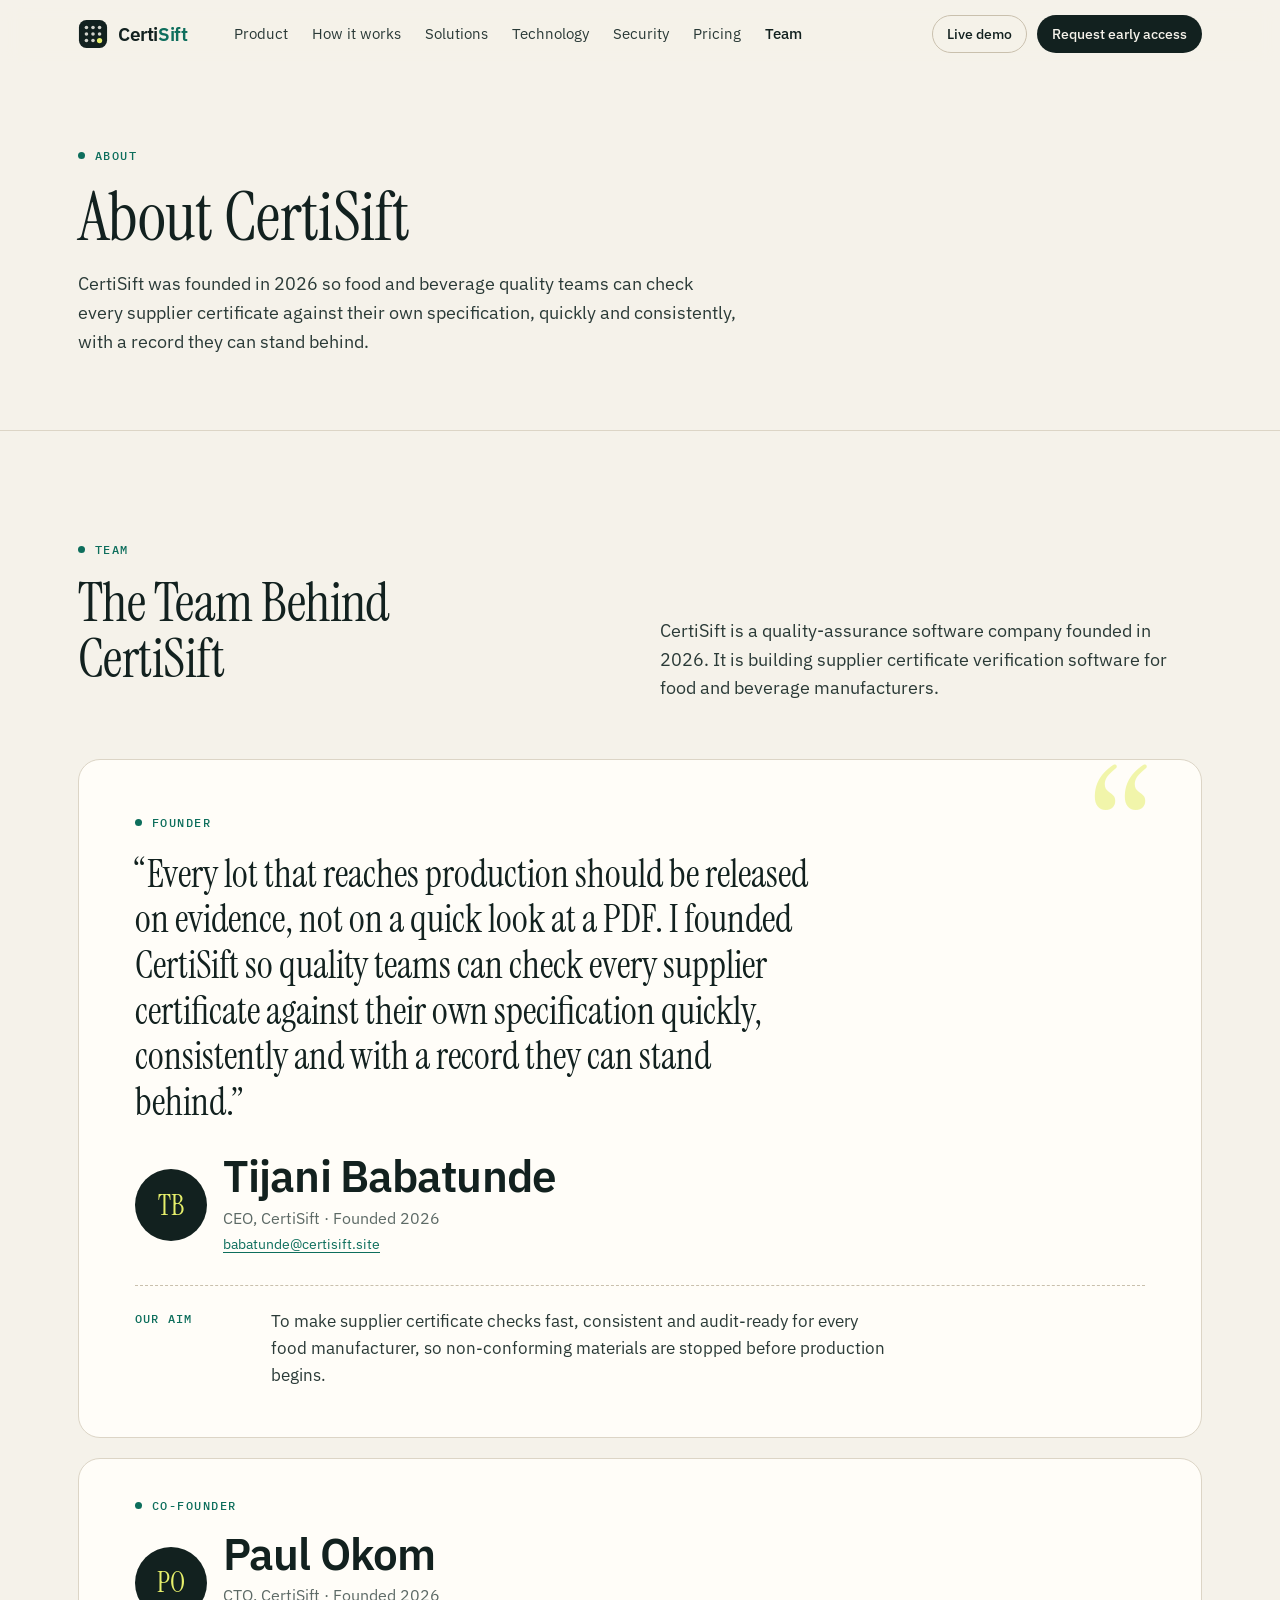
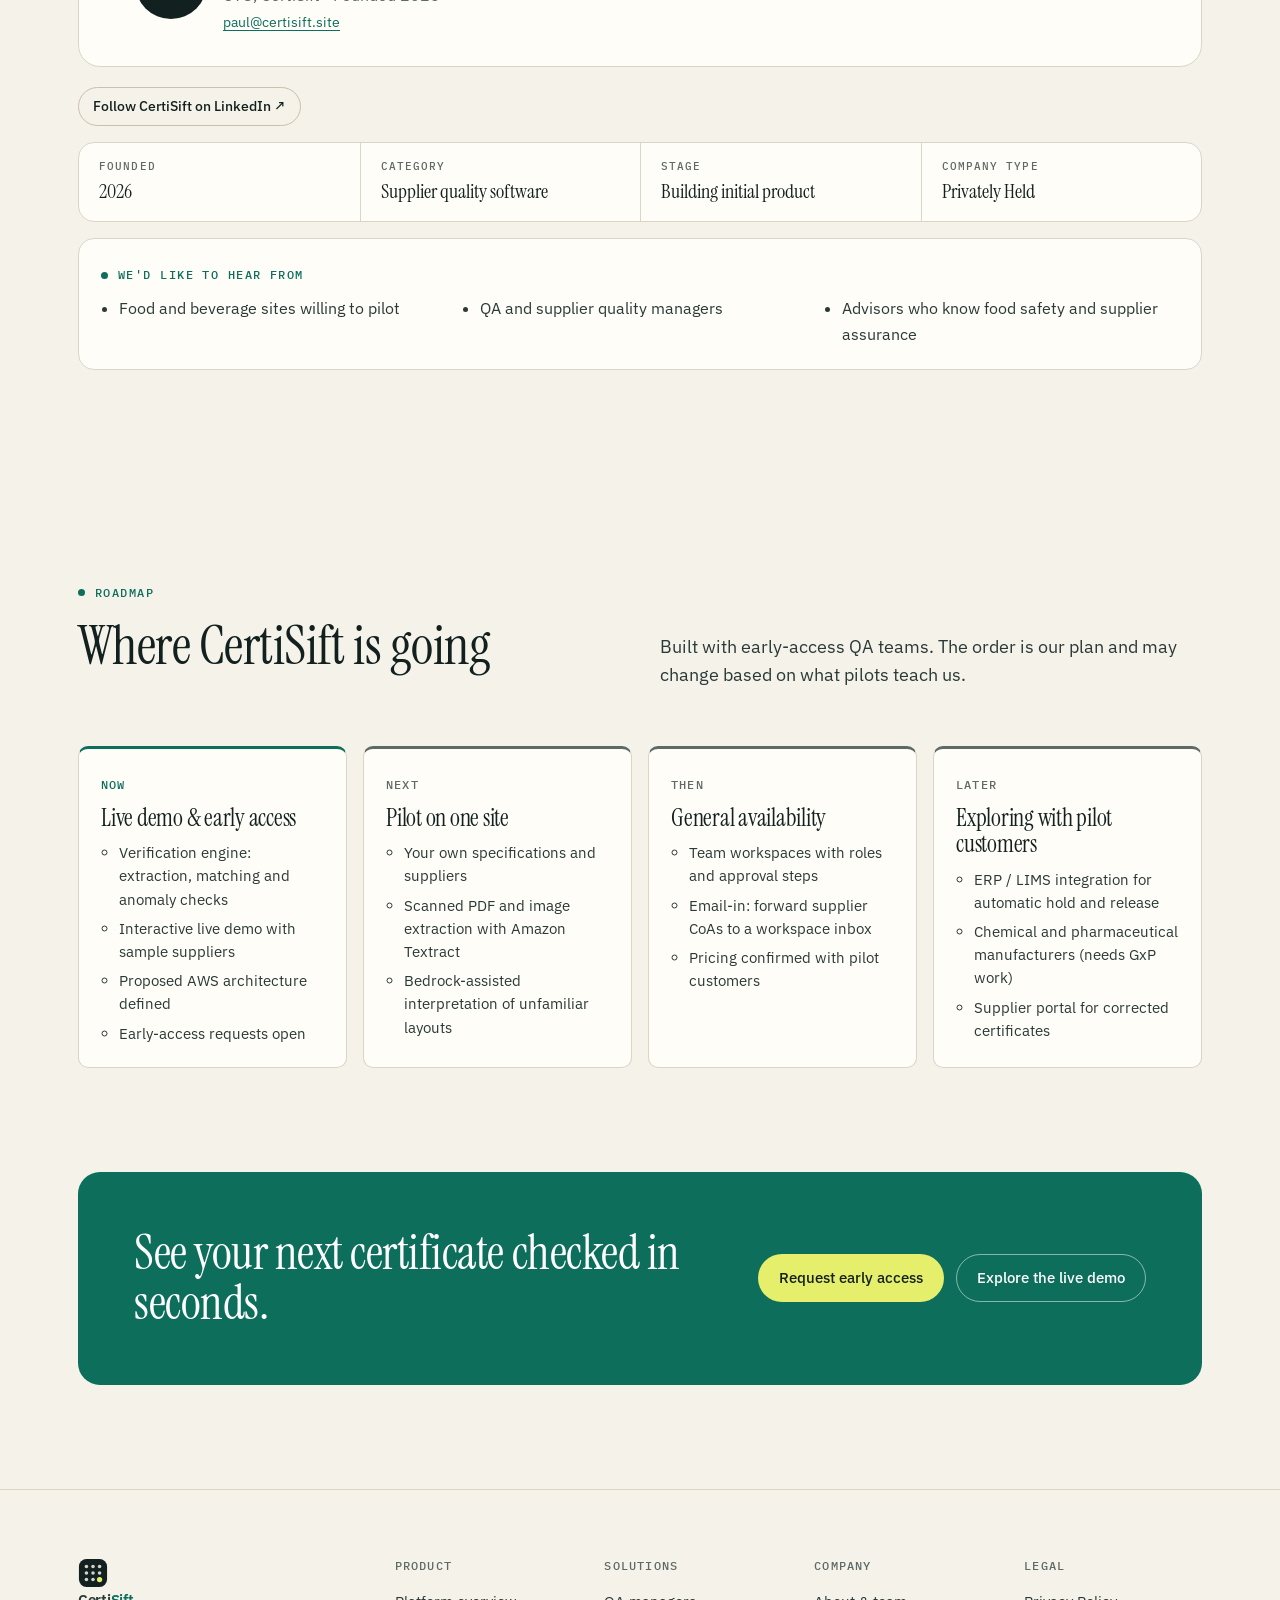
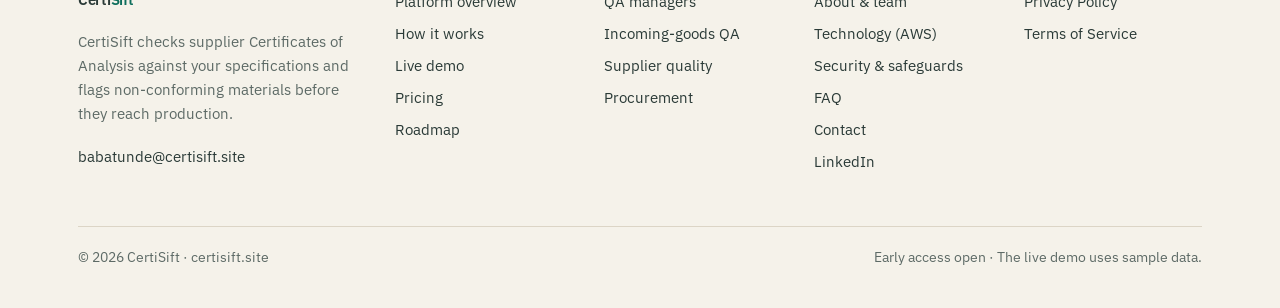
<file: about.html>
<!DOCTYPE html>
<html lang="en">
<head>
  <meta charset="utf-8">
  <meta name="viewport" content="width=device-width, initial-scale=1">
  <title>About and team | CertiSift</title>
  <meta name="description" content="CertiSift was founded in 2026 to make supplier certificate checks fast, consistent and audit-ready. Meet the founder and see the roadmap.">
  <link rel="canonical" href="https://www.certisift.site/about">
  <meta name="theme-color" content="#12211f">
  <meta property="og:type" content="website">
  <meta property="og:site_name" content="CertiSift">
  <meta property="og:title" content="About and team | CertiSift">
  <meta property="og:description" content="CertiSift was founded in 2026 to make supplier certificate checks fast, consistent and audit-ready. Meet the founder and see the roadmap.">
  <meta property="og:url" content="https://www.certisift.site/about">
  <meta name="twitter:card" content="summary">
  <meta name="twitter:title" content="About and team | CertiSift">
  <meta name="twitter:description" content="CertiSift was founded in 2026 to make supplier certificate checks fast, consistent and audit-ready. Meet the founder and see the roadmap.">
  <link rel="icon" href="assets/favicon.svg" type="image/svg+xml">
  <link rel="preconnect" href="https://fonts.googleapis.com">
  <link rel="preconnect" href="https://fonts.gstatic.com" crossorigin>
  <link href="https://fonts.googleapis.com/css2?family=IBM+Plex+Mono:wght@400;500;600&family=IBM+Plex+Sans:wght@400;500;600&family=Instrument+Serif:ital@0;1&display=swap" rel="stylesheet">
  <link rel="stylesheet" href="src/styles.css">
  <script type="application/ld+json">{"@context":"https://schema.org","@type":"Organization","name":"CertiSift","url":"https://www.certisift.site","logo":"https://www.certisift.site/assets/favicon.svg","description":"CertiSift is supplier quality verification software for food and beverage manufacturers. QA and incoming-goods teams use it to check every supplier Certificate of Analysis against their own specifications, catch out-of-spec, missing or suspicious results, and keep an auditable record before a material lot is released to production.","slogan":"Intelligent Quality Verification. Smarter Manufacturing.","foundingDate":"2026","founder":[{"@type":"Person","name":"Tijani Babatunde","jobTitle":"CEO"},{"@type":"Person","name":"Paul Okom","jobTitle":"CTO"}],"email":"babatunde@certisift.site","sameAs":["https://www.linkedin.com/company/certisift"]}</script>
</head>
<body>
  <a href="#main" class="sr-only">Skip to content</a>

  <header class="site-header" id="top">
    <div class="wrap nav">
      <a class="logo" href="./" aria-label="CertiSift home">
    <svg viewBox="0 0 32 32" aria-hidden="true">
      <rect x="1" y="1" width="30" height="30" rx="8" fill="#12211f"/>
      <circle cx="9" cy="9" r="1.9" fill="#f5f2ea" opacity="0.85"/><circle cx="16" cy="9" r="1.9" fill="#f5f2ea" opacity="0.85"/><circle cx="23" cy="9" r="1.9" fill="#f5f2ea" opacity="0.85"/><circle cx="9" cy="16" r="1.9" fill="#f5f2ea" opacity="0.85"/><circle cx="16" cy="16" r="1.9" fill="#f5f2ea" opacity="0.85"/><circle cx="23" cy="16" r="1.9" fill="#f5f2ea" opacity="0.85"/><circle cx="9" cy="23" r="1.9" fill="#f5f2ea" opacity="0.85"/><circle cx="16" cy="23" r="1.9" fill="#f5f2ea" opacity="0.85"/><circle cx="23" cy="23" r="2.8" fill="#e6ef6b" opacity="1"/>
    </svg><span>Certi<b>Sift</b></span></a>
      <nav class="nav-links" aria-label="Main"><a href="product">Product</a><a href="how-it-works">How it works</a><a href="solutions">Solutions</a><a href="technology">Technology</a><a href="security">Security</a><a href="pricing">Pricing</a><a href="about" aria-current="page">Team</a></nav>
      <div class="nav-cta"><a class="btn btn-ghost btn-sm" href="demo">Live demo</a><a class="btn btn-primary btn-sm" href="contact">Request early access</a></div>
      <button class="nav-toggle" aria-label="Open menu" aria-expanded="false" aria-controls="mobile-menu" data-menu><svg viewBox="0 0 24 24" fill="none" stroke="currentColor" stroke-width="1.7" stroke-linecap="round" stroke-linejoin="round" aria-hidden="true"><path d="M4 7h16M4 12h16M4 17h16"/></svg></button>
    </div>
    <div class="mobile-menu" id="mobile-menu"><a href="product">Product</a><a href="how-it-works">How it works</a><a href="solutions">Solutions</a><a href="technology">Technology</a><a href="security">Security</a><a href="pricing">Pricing</a><a href="about" aria-current="page">Team</a><div class="btns"><a class="btn btn-ghost btn-sm" href="demo">Live demo</a><a class="btn btn-primary btn-sm" href="contact">Request early access</a></div></div>
  </header>
  <main id="main">

    <section class="page-intro"><div class="wrap">
      <span class="eyebrow">About</span>
      <h1>About CertiSift</h1>
      <p class="lede">CertiSift was founded in 2026 so food and beverage quality teams can check every supplier certificate against their own specification, quickly and consistently, with a record they can stand behind.</p>
      
    </div></section>
    <section class="block" id="team">
      <div class="wrap">
        
        <div class="sec-head">
          <div><span class="eyebrow">Team</span><h2 class="title">The Team Behind CertiSift</h2></div>
          <p class="lede">CertiSift is a quality-assurance software company founded in 2026. It is building supplier certificate verification software for food and beverage manufacturers.</p>
        </div>
        
        <figure class="founder">
          <span class="eyebrow">Founder</span>
          <blockquote>“Every lot that reaches production should be released on evidence, not on a quick look at a PDF. I founded CertiSift so quality teams can check every supplier certificate against their own specification quickly, consistently and with a record they can stand behind.”</blockquote>
          <figcaption>
            <div class="mono-badge" aria-hidden="true">TB</div>
            <div><b>Tijani Babatunde</b><span>CEO, CertiSift · Founded 2026</span><a href="mailto:babatunde@certisift.site">babatunde@certisift.site</a></div>
          </figcaption>
          <div class="aim"><span>Our aim</span><p>To make supplier certificate checks fast, consistent and audit-ready for every food manufacturer, so non-conforming materials are stopped before production begins.</p></div>
        </figure>
        <figure class="founder compact">
          <span class="eyebrow">Co-founder</span>
          
          <figcaption>
            <div class="mono-badge" aria-hidden="true">PO</div>
            <div><b>Paul Okom</b><span>CTO, CertiSift · Founded 2026</span><a href="mailto:paul@certisift.site">paul@certisift.site</a></div>
          </figcaption>
          
        </figure>
        <p class="company-link"><a class="btn btn-ghost btn-sm" href="https://www.linkedin.com/company/certisift" target="_blank" rel="noopener">Follow CertiSift on LinkedIn ↗</a></p>
        <dl class="facts"><div><dt>Founded</dt><dd>2026</dd></div><div><dt>Category</dt><dd>Supplier quality software</dd></div><div><dt>Stage</dt><dd>Building initial product</dd></div><div><dt>Company type</dt><dd>Privately Held</dd></div></dl>
        <div class="hear card"><span class="eyebrow">We'd like to hear from</span><ul><li>Food and beverage sites willing to pilot</li><li>QA and supplier quality managers</li><li>Advisors who know food safety and supplier assurance</li></ul></div>
      </div>
    </section>
    <section class="block" id="roadmap">
      <div class="wrap">
        
        <div class="sec-head">
          <div><span class="eyebrow">Roadmap</span><h2 class="title">Where CertiSift is going</h2></div>
          <p class="lede">Built with early-access QA teams. The order is our plan and may change based on what pilots teach us.</p>
        </div>
        <ol class="road"><li class="road-col on"><span class="road-k">Now</span><h3>Live demo & early access</h3><ul><li>Verification engine: extraction, matching and anomaly checks</li><li>Interactive live demo with sample suppliers</li><li>Proposed AWS architecture defined</li><li>Early-access requests open</li></ul></li><li class="road-col"><span class="road-k">Next</span><h3>Pilot on one site</h3><ul><li>Your own specifications and suppliers</li><li>Scanned PDF and image extraction with Amazon Textract</li><li>Bedrock-assisted interpretation of unfamiliar layouts</li></ul></li><li class="road-col"><span class="road-k">Then</span><h3>General availability</h3><ul><li>Team workspaces with roles and approval steps</li><li>Email-in: forward supplier CoAs to a workspace inbox</li><li>Pricing confirmed with pilot customers</li></ul></li><li class="road-col"><span class="road-k">Later</span><h3>Exploring with pilot customers</h3><ul><li>ERP / LIMS integration for automatic hold and release</li><li>Chemical and pharmaceutical manufacturers (needs GxP work)</li><li>Supplier portal for corrected certificates</li></ul></li></ol>
      </div>
    </section>
    <div class="wrap"><div class="cta-band">
      <h2>See your next certificate checked in seconds.</h2>
      <div class="btns"><a class="btn btn-primary" href="contact">Request early access</a><a class="btn btn-ghost" href="demo#/try">Explore the live demo</a></div>
    </div></div>
  </main>

  <footer class="site-footer">
    <div class="wrap">
      <div class="foot-grid foot-grid-5">
        <div><a class="logo" href="./" aria-label="CertiSift home">
    <svg viewBox="0 0 32 32" aria-hidden="true">
      <rect x="1" y="1" width="30" height="30" rx="8" fill="#12211f"/>
      <circle cx="9" cy="9" r="1.9" fill="#f5f2ea" opacity="0.85"/><circle cx="16" cy="9" r="1.9" fill="#f5f2ea" opacity="0.85"/><circle cx="23" cy="9" r="1.9" fill="#f5f2ea" opacity="0.85"/><circle cx="9" cy="16" r="1.9" fill="#f5f2ea" opacity="0.85"/><circle cx="16" cy="16" r="1.9" fill="#f5f2ea" opacity="0.85"/><circle cx="23" cy="16" r="1.9" fill="#f5f2ea" opacity="0.85"/><circle cx="9" cy="23" r="1.9" fill="#f5f2ea" opacity="0.85"/><circle cx="16" cy="23" r="1.9" fill="#f5f2ea" opacity="0.85"/><circle cx="23" cy="23" r="2.8" fill="#e6ef6b" opacity="1"/>
    </svg><span>Certi<b>Sift</b></span></a><p class="muted" style="max-width:34ch;margin-top:14px;font-size:15px">CertiSift checks supplier Certificates of Analysis against your specifications and flags non-conforming materials before they reach production.</p><a href="mailto:babatunde@certisift.site">babatunde@certisift.site</a></div>
        <div><h4>Product</h4><a href="product">Platform overview</a><a href="how-it-works">How it works</a><a href="demo">Live demo</a><a href="pricing">Pricing</a><a href="about#roadmap">Roadmap</a></div>
        <div><h4>Solutions</h4><a href="solutions#qa-managers">QA managers</a><a href="solutions#incoming-goods">Incoming-goods QA</a><a href="solutions#supplier-quality">Supplier quality</a><a href="solutions#procurement">Procurement</a></div>
        <div><h4>Company</h4><a href="about">About &amp; team</a><a href="technology">Technology (AWS)</a><a href="security">Security &amp; safeguards</a><a href="contact#faq">FAQ</a><a href="contact">Contact</a><a href="https://www.linkedin.com/company/certisift" rel="noopener">LinkedIn</a></div>
        <div><h4>Legal</h4><a href="privacy">Privacy Policy</a><a href="terms">Terms of Service</a></div>
      </div>
      <div class="foot-base"><span>© 2026 CertiSift · certisift.site</span><span>Early access open · The live demo uses sample data.</span></div>
    </div>
  </footer>
  <script src="src/page.js" defer></script>
</body>
</html>
</file>
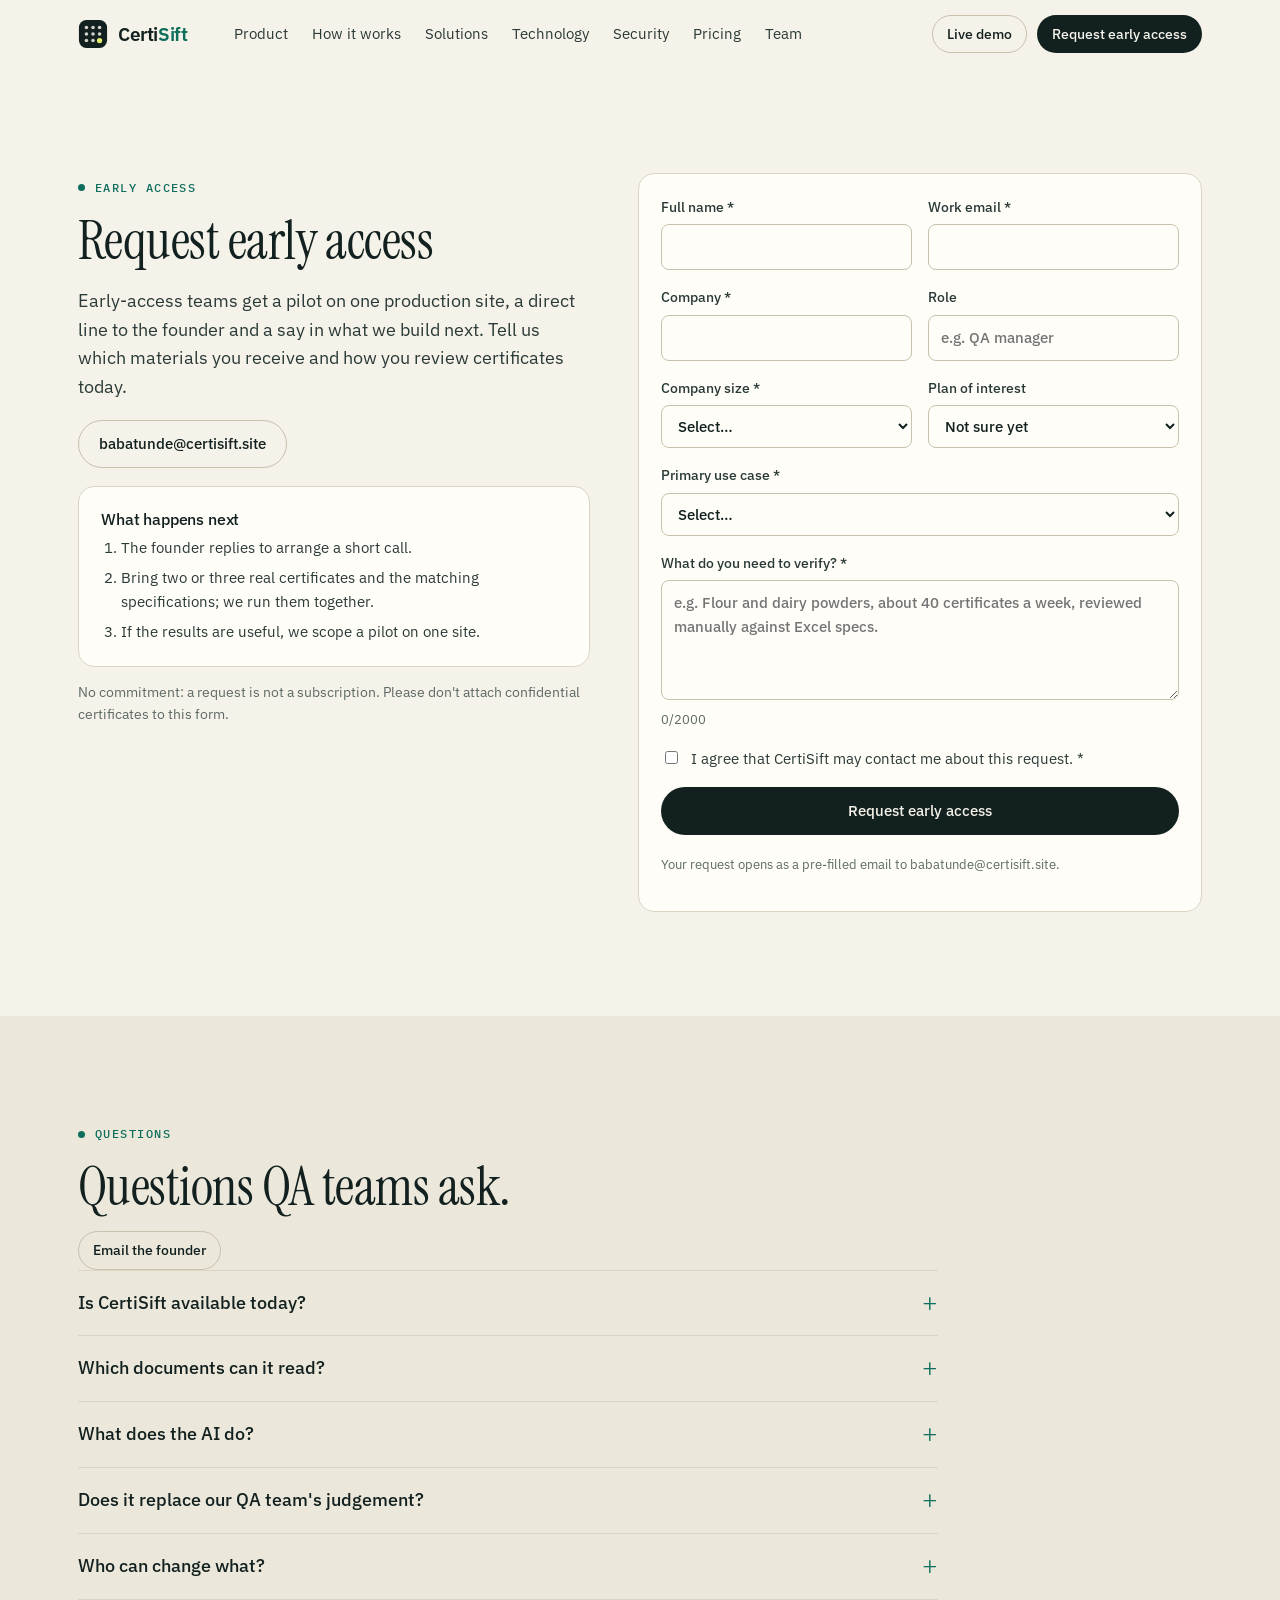
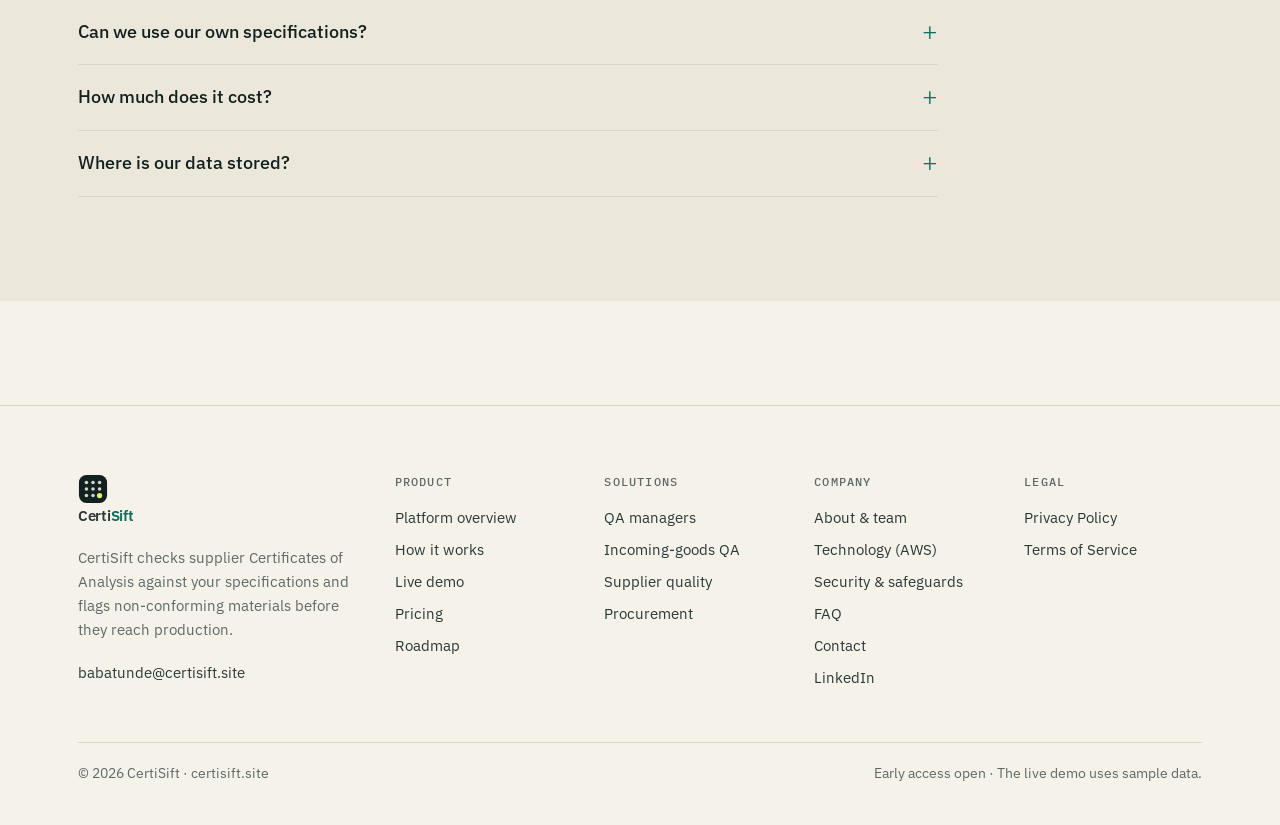
<file: contact.html>
<!DOCTYPE html>
<html lang="en">
<head>
  <meta charset="utf-8">
  <meta name="viewport" content="width=device-width, initial-scale=1">
  <title>Request early access | CertiSift</title>
  <meta name="description" content="Request early access to CertiSift, ask about pricing or tell us which incoming materials you verify.">
  <link rel="canonical" href="https://www.certisift.site/contact">
  <meta name="theme-color" content="#12211f">
  <meta property="og:type" content="website">
  <meta property="og:site_name" content="CertiSift">
  <meta property="og:title" content="Request early access | CertiSift">
  <meta property="og:description" content="Request early access to CertiSift, ask about pricing or tell us which incoming materials you verify.">
  <meta property="og:url" content="https://www.certisift.site/contact">
  <meta name="twitter:card" content="summary">
  <meta name="twitter:title" content="Request early access | CertiSift">
  <meta name="twitter:description" content="Request early access to CertiSift, ask about pricing or tell us which incoming materials you verify.">
  <link rel="icon" href="assets/favicon.svg" type="image/svg+xml">
  <link rel="preconnect" href="https://fonts.googleapis.com">
  <link rel="preconnect" href="https://fonts.gstatic.com" crossorigin>
  <link href="https://fonts.googleapis.com/css2?family=IBM+Plex+Mono:wght@400;500;600&family=IBM+Plex+Sans:wght@400;500;600&family=Instrument+Serif:ital@0;1&display=swap" rel="stylesheet">
  <link rel="stylesheet" href="src/styles.css">
  <script type="application/ld+json">{"@context":"https://schema.org","@type":"Organization","name":"CertiSift","url":"https://www.certisift.site","logo":"https://www.certisift.site/assets/favicon.svg","description":"CertiSift is supplier quality verification software for food and beverage manufacturers. QA and incoming-goods teams use it to check every supplier Certificate of Analysis against their own specifications, catch out-of-spec, missing or suspicious results, and keep an auditable record before a material lot is released to production.","slogan":"Intelligent Quality Verification. Smarter Manufacturing.","foundingDate":"2026","founder":[{"@type":"Person","name":"Tijani Babatunde","jobTitle":"CEO"},{"@type":"Person","name":"Paul Okom","jobTitle":"CTO"}],"email":"babatunde@certisift.site","sameAs":["https://www.linkedin.com/company/certisift"]}</script>
</head>
<body>
  <a href="#main" class="sr-only">Skip to content</a>

  <header class="site-header" id="top">
    <div class="wrap nav">
      <a class="logo" href="./" aria-label="CertiSift home">
    <svg viewBox="0 0 32 32" aria-hidden="true">
      <rect x="1" y="1" width="30" height="30" rx="8" fill="#12211f"/>
      <circle cx="9" cy="9" r="1.9" fill="#f5f2ea" opacity="0.85"/><circle cx="16" cy="9" r="1.9" fill="#f5f2ea" opacity="0.85"/><circle cx="23" cy="9" r="1.9" fill="#f5f2ea" opacity="0.85"/><circle cx="9" cy="16" r="1.9" fill="#f5f2ea" opacity="0.85"/><circle cx="16" cy="16" r="1.9" fill="#f5f2ea" opacity="0.85"/><circle cx="23" cy="16" r="1.9" fill="#f5f2ea" opacity="0.85"/><circle cx="9" cy="23" r="1.9" fill="#f5f2ea" opacity="0.85"/><circle cx="16" cy="23" r="1.9" fill="#f5f2ea" opacity="0.85"/><circle cx="23" cy="23" r="2.8" fill="#e6ef6b" opacity="1"/>
    </svg><span>Certi<b>Sift</b></span></a>
      <nav class="nav-links" aria-label="Main"><a href="product">Product</a><a href="how-it-works">How it works</a><a href="solutions">Solutions</a><a href="technology">Technology</a><a href="security">Security</a><a href="pricing">Pricing</a><a href="about">Team</a></nav>
      <div class="nav-cta"><a class="btn btn-ghost btn-sm" href="demo">Live demo</a><a class="btn btn-primary btn-sm" href="contact">Request early access</a></div>
      <button class="nav-toggle" aria-label="Open menu" aria-expanded="false" aria-controls="mobile-menu" data-menu><svg viewBox="0 0 24 24" fill="none" stroke="currentColor" stroke-width="1.7" stroke-linecap="round" stroke-linejoin="round" aria-hidden="true"><path d="M4 7h16M4 12h16M4 17h16"/></svg></button>
    </div>
    <div class="mobile-menu" id="mobile-menu"><a href="product">Product</a><a href="how-it-works">How it works</a><a href="solutions">Solutions</a><a href="technology">Technology</a><a href="security">Security</a><a href="pricing">Pricing</a><a href="about">Team</a><div class="btns"><a class="btn btn-ghost btn-sm" href="demo">Live demo</a><a class="btn btn-primary btn-sm" href="contact">Request early access</a></div></div>
  </header>
  <main id="main">

    <section class="block" id="contact">
      <div class="wrap contact-grid">
        <div>
          <span class="eyebrow">Early access</span>
          <h1 class="title">Request early access</h1>
          <p class="lede">Early-access teams get a pilot on one production site, a direct line to the founder and a say in what we build next. Tell us which materials you receive and how you review certificates today.</p>
          <p><a class="btn btn-ghost" href="mailto:babatunde@certisift.site">babatunde@certisift.site</a></p>
          <div class="card" style="margin-top:18px"><h2>What happens next</h2><ol class="next">
            <li>The founder replies to arrange a short call.</li>
            <li>Bring two or three real certificates and the matching specifications; we run them together.</li>
            <li>If the results are useful, we scope a pilot on one site.</li>
          </ol></div>
          <p class="muted" style="font-size:14px;margin-top:14px">No commitment: a request is not a subscription. Please don't attach confidential certificates to this form.</p>
        </div>
        <form class="form card" novalidate data-lead-form>
          <div class="hp" aria-hidden="true"><label>Leave this field empty<input name="website" tabindex="-1" autocomplete="off"></label></div>
          <div class="row2">
            <label class="f">Full name *<input name="name" required autocomplete="name"><span class="err" data-err="name"></span></label>
            <label class="f">Work email *<input name="email" type="email" required autocomplete="email"><span class="err" data-err="email"></span></label>
          </div>
          <div class="row2">
            <label class="f">Company *<input name="company" required autocomplete="organization"><span class="err" data-err="company"></span></label>
            <label class="f">Role<input name="role" autocomplete="organization-title" placeholder="e.g. QA manager"></label>
          </div>
          <div class="row2">
            <label class="f">Company size *<select name="size" required><option value="">Select…</option><option>1–50 employees</option><option>51–200 employees</option><option>201–1,000 employees</option><option>1,000+ employees</option></select><span class="err" data-err="size"></span></label>
            <label class="f">Plan of interest<select name="plan"><option value="">Not sure yet</option><option>Pilot</option><option>Site</option><option>Multi-site</option></select></label>
          </div>
          <label class="f">Primary use case *<select name="use" required><option value="">Select…</option><option>Checking incoming CoAs against specifications</option><option>Supplier quality monitoring</option><option>Audit-ready release records</option><option>Detecting copied or suspicious certificates</option><option>Not sure yet</option></select><span class="err" data-err="use"></span></label>
          <label class="f">What do you need to verify? *<textarea name="message" maxlength="2000" required placeholder="e.g. Flour and dairy powders, about 40 certificates a week, reviewed manually against Excel specs."></textarea><span class="hint"><span data-count>0</span>/2000</span><span class="err" data-err="message"></span></label>
          <label class="check"><input type="checkbox" name="consent" required> I agree that CertiSift may contact me about this request. *</label><span class="err" data-err="consent"></span>
          <button class="btn btn-primary" type="submit" data-submit>Request early access</button>
          <div class="form-status" role="status" aria-live="polite" data-status></div>
        </form>
      </div>
    </section>
    <section class="block alt" id="faq">
      <div class="wrap"><span class="eyebrow">Questions</span><h2 class="title">Questions QA teams ask.</h2><a class="btn btn-ghost btn-sm" href="mailto:babatunde@certisift.site">Email the founder</a>
        <div class="faq"><details><summary>Is CertiSift available today?</summary><p>CertiSift is building its initial product. The live demo runs the verification engine in your browser on text-based certificates and fictional suppliers. Early-access requests are open for pilots with food and beverage QA teams.</p></details><details><summary>Which documents can it read?</summary><p>Today: certificates as plain text or CSV, pasted or uploaded. Scanned PDFs and images will be handled through Amazon Textract in the production platform.</p></details><details><summary>What does the AI do?</summary><p>In the planned platform, Amazon Textract reads scanned certificates and Amazon Bedrock interprets unfamiliar layouts and explains findings. Pass, warn and fail come from deterministic checks against your specification, not from the AI.</p></details><details><summary>Does it replace our QA team's judgement?</summary><p>No. CertiSift does the line-by-line comparison and highlights what needs attention. The release decision, and the note explaining it, stay with your reviewer.</p></details><details><summary>Who can change what?</summary><p>QA managers own specifications, reviewers record release decisions, and auditors get read-only access. In the demo roles are not enforced; in production they are enforced on the server.</p></details><details><summary>Can we use our own specifications?</summary><p>Yes. Specifications are set up per material with ranges, minimums, maximums, pathogen requirements and the parameter names your suppliers use.</p></details><details><summary>How much does it cost?</summary><p>Proposed launch pricing starts at $149 a month for one site. Final pricing is set with pilot customers, and no payment is taken today. See the Pricing page.</p></details><details><summary>Where is our data stored?</summary><p>In the demo, everything stays in your own browser's local storage. The production platform is designed for encrypted storage on AWS, with customer data separated by tenant.</p></details></div>
      </div>
    </section>
  </main>

  <footer class="site-footer">
    <div class="wrap">
      <div class="foot-grid foot-grid-5">
        <div><a class="logo" href="./" aria-label="CertiSift home">
    <svg viewBox="0 0 32 32" aria-hidden="true">
      <rect x="1" y="1" width="30" height="30" rx="8" fill="#12211f"/>
      <circle cx="9" cy="9" r="1.9" fill="#f5f2ea" opacity="0.85"/><circle cx="16" cy="9" r="1.9" fill="#f5f2ea" opacity="0.85"/><circle cx="23" cy="9" r="1.9" fill="#f5f2ea" opacity="0.85"/><circle cx="9" cy="16" r="1.9" fill="#f5f2ea" opacity="0.85"/><circle cx="16" cy="16" r="1.9" fill="#f5f2ea" opacity="0.85"/><circle cx="23" cy="16" r="1.9" fill="#f5f2ea" opacity="0.85"/><circle cx="9" cy="23" r="1.9" fill="#f5f2ea" opacity="0.85"/><circle cx="16" cy="23" r="1.9" fill="#f5f2ea" opacity="0.85"/><circle cx="23" cy="23" r="2.8" fill="#e6ef6b" opacity="1"/>
    </svg><span>Certi<b>Sift</b></span></a><p class="muted" style="max-width:34ch;margin-top:14px;font-size:15px">CertiSift checks supplier Certificates of Analysis against your specifications and flags non-conforming materials before they reach production.</p><a href="mailto:babatunde@certisift.site">babatunde@certisift.site</a></div>
        <div><h4>Product</h4><a href="product">Platform overview</a><a href="how-it-works">How it works</a><a href="demo">Live demo</a><a href="pricing">Pricing</a><a href="about#roadmap">Roadmap</a></div>
        <div><h4>Solutions</h4><a href="solutions#qa-managers">QA managers</a><a href="solutions#incoming-goods">Incoming-goods QA</a><a href="solutions#supplier-quality">Supplier quality</a><a href="solutions#procurement">Procurement</a></div>
        <div><h4>Company</h4><a href="about">About &amp; team</a><a href="technology">Technology (AWS)</a><a href="security">Security &amp; safeguards</a><a href="contact#faq">FAQ</a><a href="contact">Contact</a><a href="https://www.linkedin.com/company/certisift" rel="noopener">LinkedIn</a></div>
        <div><h4>Legal</h4><a href="privacy">Privacy Policy</a><a href="terms">Terms of Service</a></div>
      </div>
      <div class="foot-base"><span>© 2026 CertiSift · certisift.site</span><span>Early access open · The live demo uses sample data.</span></div>
    </div>
  </footer>
  <script src="src/page.js" defer></script>
  <script src="src/data/business.js" defer></script>
  <script src="src/contact.js" defer></script>
</body>
</html>
</file>
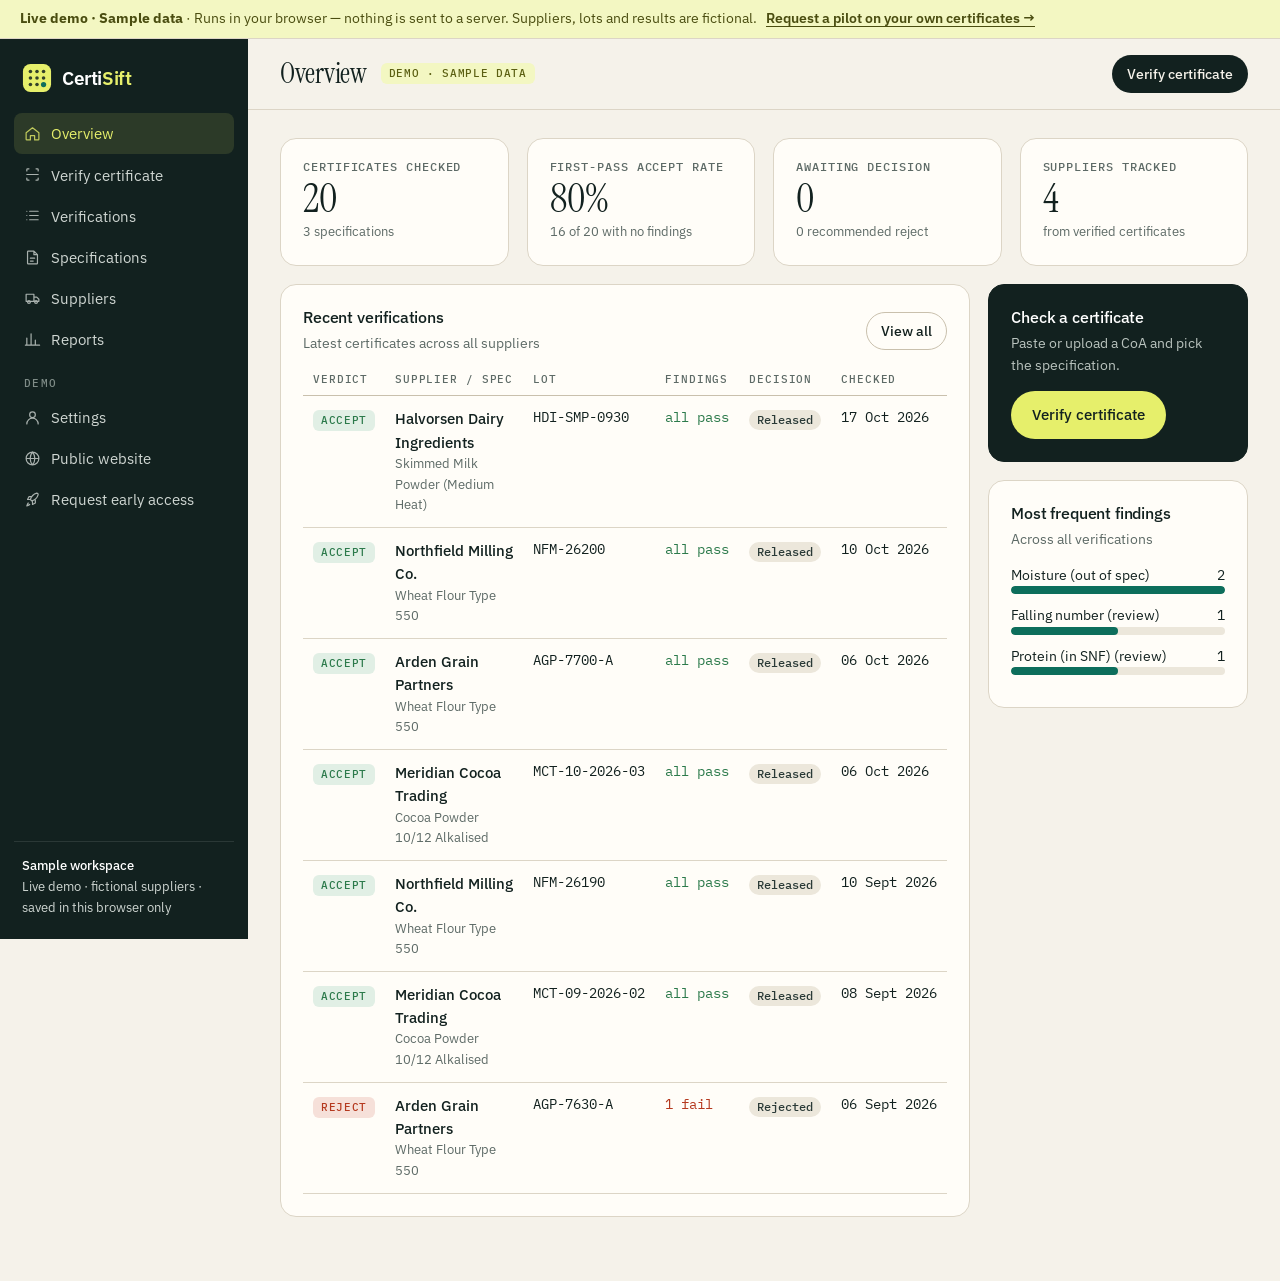
<file: demo.html>
<!DOCTYPE html>
<html lang="en">
<head>
  <meta charset="utf-8">
  <meta name="viewport" content="width=device-width, initial-scale=1">
  <title>Live demo | CertiSift</title>
  <meta name="description" content="Try CertiSift on fictional supplier certificates: extraction, specification matching, anomaly checks, supplier monitoring and lot reports. Runs in your browser; nothing is sent to a server.">
  <link rel="canonical" href="https://www.certisift.site/demo">
  <meta name="theme-color" content="#12211f">
  <meta property="og:type" content="website">
  <meta property="og:site_name" content="CertiSift">
  <meta property="og:title" content="Live demo | CertiSift">
  <meta property="og:description" content="Try CertiSift on fictional supplier certificates. Runs in your browser.">
  <meta property="og:url" content="https://www.certisift.site/demo">
  <link rel="icon" href="assets/favicon.svg" type="image/svg+xml">
  <link rel="preconnect" href="https://fonts.googleapis.com">
  <link rel="preconnect" href="https://fonts.gstatic.com" crossorigin>
  <link href="https://fonts.googleapis.com/css2?family=IBM+Plex+Mono:wght@400;500;600&family=IBM+Plex+Sans:wght@400;500;600&family=Instrument+Serif:ital@0;1&display=swap" rel="stylesheet">
  <link rel="stylesheet" href="src/styles.css">
</head>
<body>
  <a href="#main" class="sr-only">Skip to content</a>
  <div class="demo-banner" role="note"><b>Live demo · Sample data</b> · Runs in your browser — nothing is sent to a server. Suppliers, lots and results are fictional. <a href="contact">Request a pilot on your own certificates →</a></div>
  <div id="root"><noscript><p style="padding:40px;font-family:sans-serif">The CertiSift live demo needs JavaScript. You can read about the product at <a href="./">certisift.site</a>.</p></noscript></div>
  <script src="src/data/business.js"></script>
  <script src="src/data/samples.js"></script>
  <script src="src/engine.js"></script>
  <script src="src/store.js"></script>
  <script src="src/ui.js"></script>
  <script src="src/app.js"></script>
  <script src="src/main.js"></script>
</body>
</html>
</file>
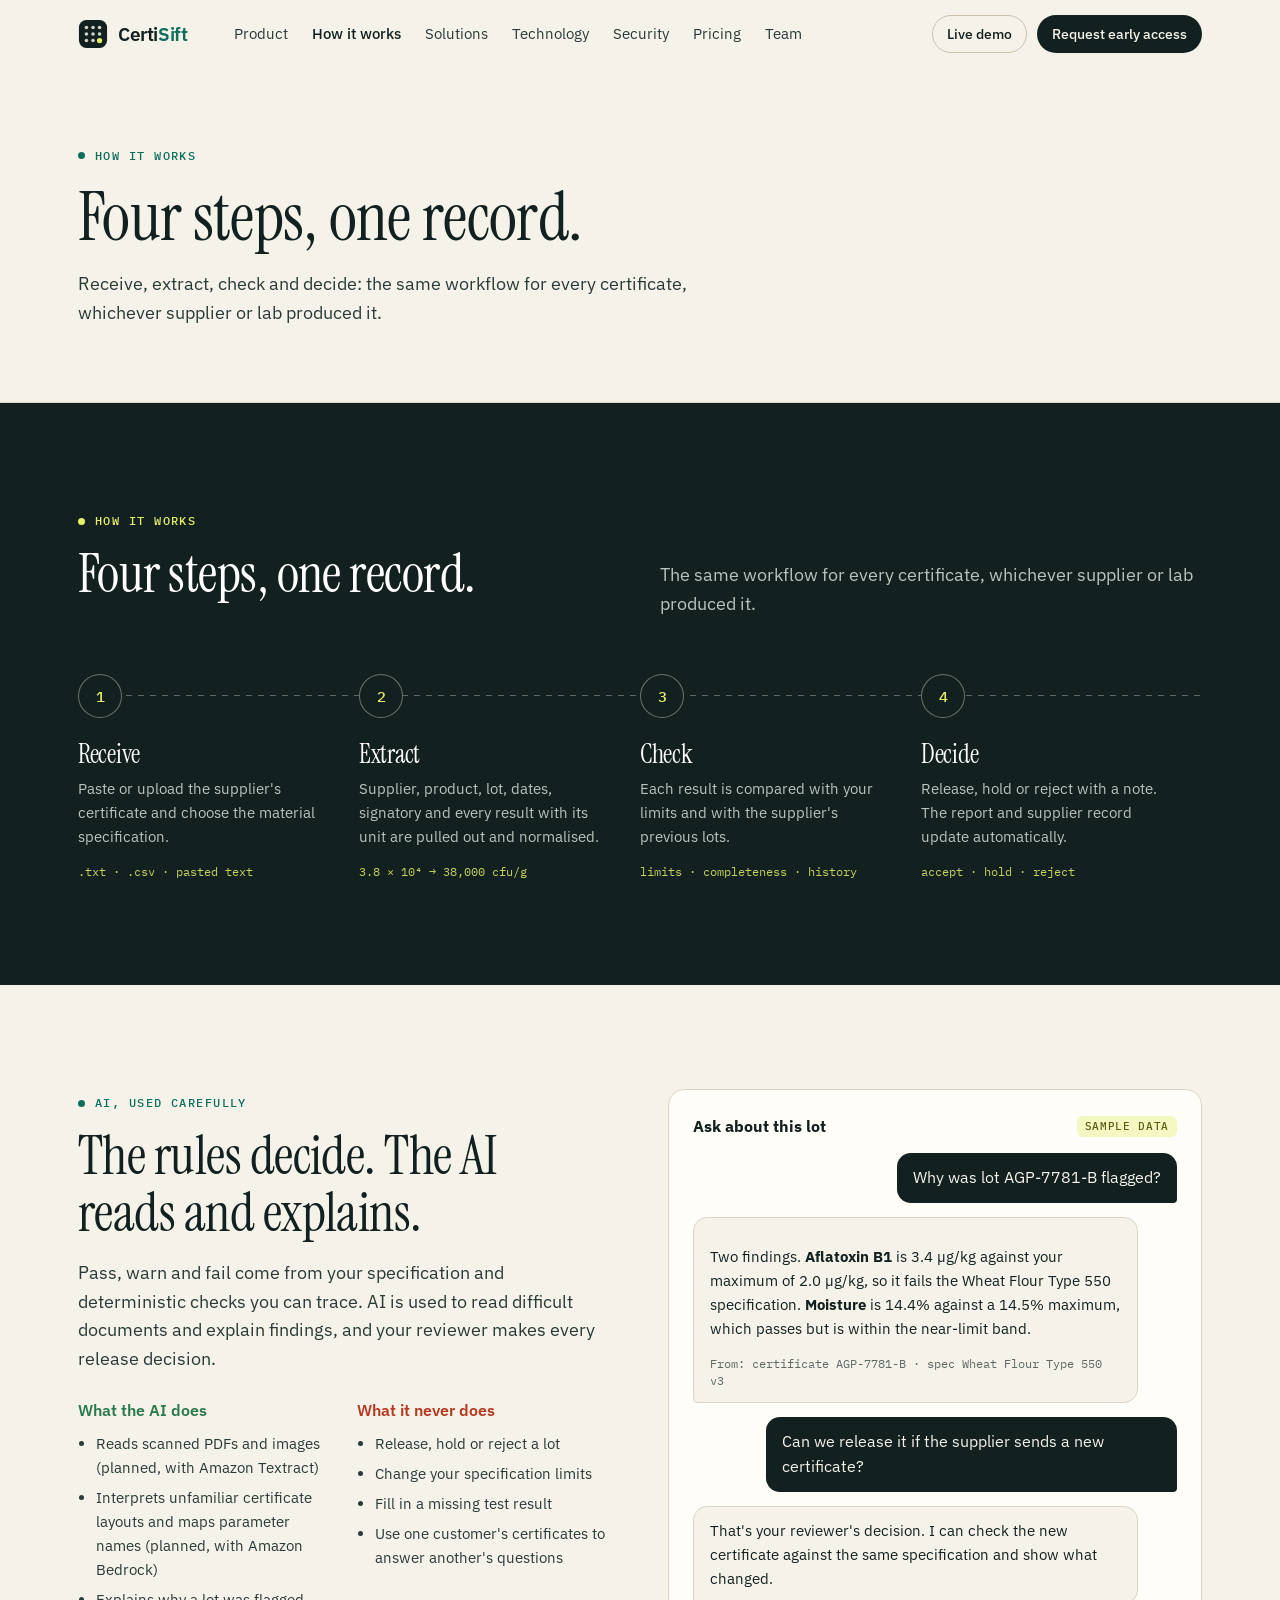
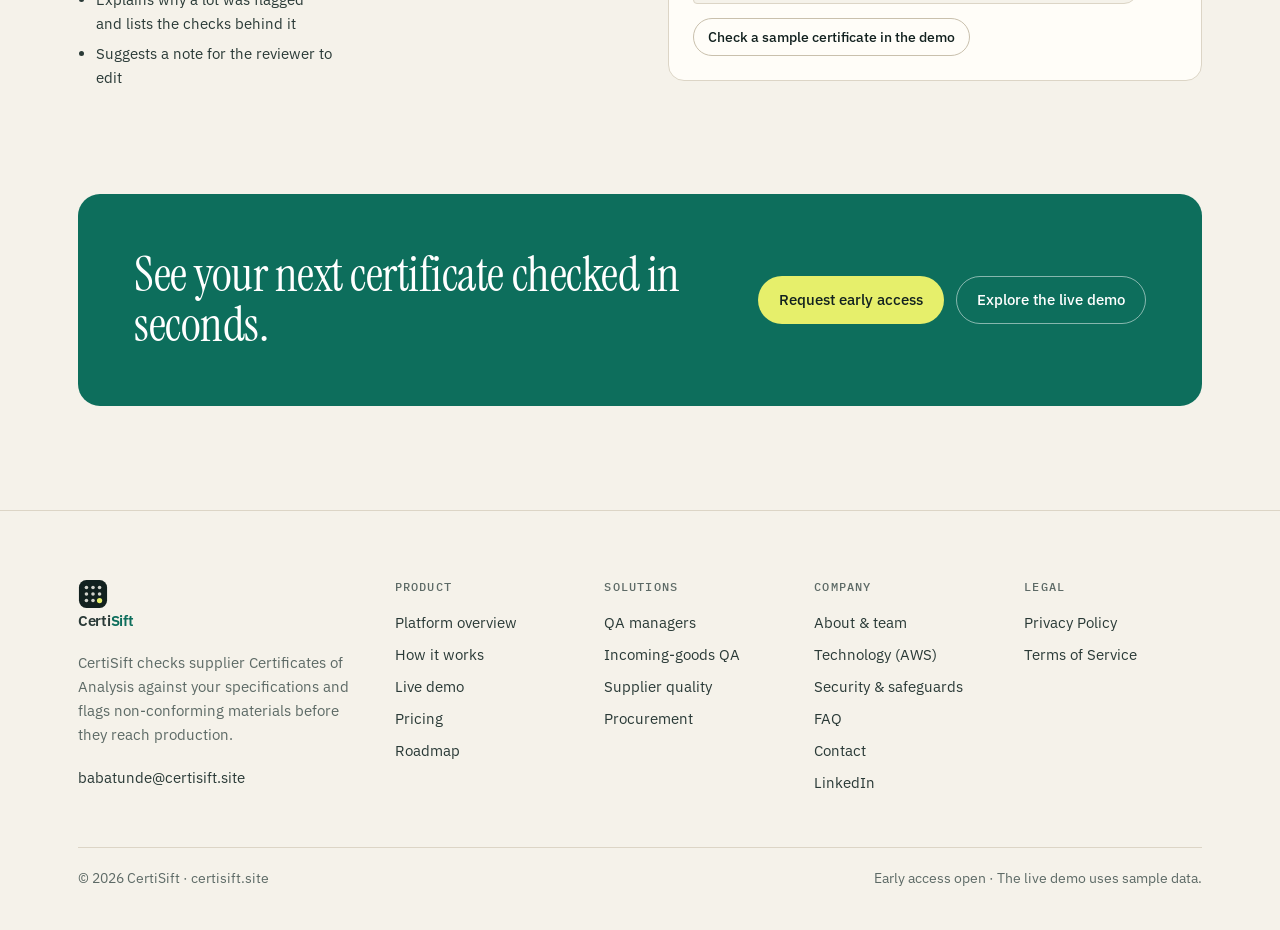
<file: how-it-works.html>
<!DOCTYPE html>
<html lang="en">
<head>
  <meta charset="utf-8">
  <meta name="viewport" content="width=device-width, initial-scale=1">
  <title>How it works | CertiSift</title>
  <meta name="description" content="How CertiSift turns a supplier Certificate of Analysis into a checked, recorded release decision in four steps.">
  <link rel="canonical" href="https://www.certisift.site/how-it-works">
  <meta name="theme-color" content="#12211f">
  <meta property="og:type" content="website">
  <meta property="og:site_name" content="CertiSift">
  <meta property="og:title" content="How it works | CertiSift">
  <meta property="og:description" content="How CertiSift turns a supplier Certificate of Analysis into a checked, recorded release decision in four steps.">
  <meta property="og:url" content="https://www.certisift.site/how-it-works">
  <meta name="twitter:card" content="summary">
  <meta name="twitter:title" content="How it works | CertiSift">
  <meta name="twitter:description" content="How CertiSift turns a supplier Certificate of Analysis into a checked, recorded release decision in four steps.">
  <link rel="icon" href="assets/favicon.svg" type="image/svg+xml">
  <link rel="preconnect" href="https://fonts.googleapis.com">
  <link rel="preconnect" href="https://fonts.gstatic.com" crossorigin>
  <link href="https://fonts.googleapis.com/css2?family=IBM+Plex+Mono:wght@400;500;600&family=IBM+Plex+Sans:wght@400;500;600&family=Instrument+Serif:ital@0;1&display=swap" rel="stylesheet">
  <link rel="stylesheet" href="src/styles.css">
  <script type="application/ld+json">{"@context":"https://schema.org","@type":"Organization","name":"CertiSift","url":"https://www.certisift.site","logo":"https://www.certisift.site/assets/favicon.svg","description":"CertiSift is supplier quality verification software for food and beverage manufacturers. QA and incoming-goods teams use it to check every supplier Certificate of Analysis against their own specifications, catch out-of-spec, missing or suspicious results, and keep an auditable record before a material lot is released to production.","slogan":"Intelligent Quality Verification. Smarter Manufacturing.","foundingDate":"2026","founder":[{"@type":"Person","name":"Tijani Babatunde","jobTitle":"CEO"},{"@type":"Person","name":"Paul Okom","jobTitle":"CTO"}],"email":"babatunde@certisift.site","sameAs":["https://www.linkedin.com/company/certisift"]}</script>
</head>
<body>
  <a href="#main" class="sr-only">Skip to content</a>

  <header class="site-header" id="top">
    <div class="wrap nav">
      <a class="logo" href="./" aria-label="CertiSift home">
    <svg viewBox="0 0 32 32" aria-hidden="true">
      <rect x="1" y="1" width="30" height="30" rx="8" fill="#12211f"/>
      <circle cx="9" cy="9" r="1.9" fill="#f5f2ea" opacity="0.85"/><circle cx="16" cy="9" r="1.9" fill="#f5f2ea" opacity="0.85"/><circle cx="23" cy="9" r="1.9" fill="#f5f2ea" opacity="0.85"/><circle cx="9" cy="16" r="1.9" fill="#f5f2ea" opacity="0.85"/><circle cx="16" cy="16" r="1.9" fill="#f5f2ea" opacity="0.85"/><circle cx="23" cy="16" r="1.9" fill="#f5f2ea" opacity="0.85"/><circle cx="9" cy="23" r="1.9" fill="#f5f2ea" opacity="0.85"/><circle cx="16" cy="23" r="1.9" fill="#f5f2ea" opacity="0.85"/><circle cx="23" cy="23" r="2.8" fill="#e6ef6b" opacity="1"/>
    </svg><span>Certi<b>Sift</b></span></a>
      <nav class="nav-links" aria-label="Main"><a href="product">Product</a><a href="how-it-works" aria-current="page">How it works</a><a href="solutions">Solutions</a><a href="technology">Technology</a><a href="security">Security</a><a href="pricing">Pricing</a><a href="about">Team</a></nav>
      <div class="nav-cta"><a class="btn btn-ghost btn-sm" href="demo">Live demo</a><a class="btn btn-primary btn-sm" href="contact">Request early access</a></div>
      <button class="nav-toggle" aria-label="Open menu" aria-expanded="false" aria-controls="mobile-menu" data-menu><svg viewBox="0 0 24 24" fill="none" stroke="currentColor" stroke-width="1.7" stroke-linecap="round" stroke-linejoin="round" aria-hidden="true"><path d="M4 7h16M4 12h16M4 17h16"/></svg></button>
    </div>
    <div class="mobile-menu" id="mobile-menu"><a href="product">Product</a><a href="how-it-works" aria-current="page">How it works</a><a href="solutions">Solutions</a><a href="technology">Technology</a><a href="security">Security</a><a href="pricing">Pricing</a><a href="about">Team</a><div class="btns"><a class="btn btn-ghost btn-sm" href="demo">Live demo</a><a class="btn btn-primary btn-sm" href="contact">Request early access</a></div></div>
  </header>
  <main id="main">

    <section class="page-intro"><div class="wrap">
      <span class="eyebrow">How it works</span>
      <h1>Four steps, one record.</h1>
      <p class="lede">Receive, extract, check and decide: the same workflow for every certificate, whichever supplier or lab produced it.</p>
      
    </div></section>
    <section class="block dark" id="how">
      <div class="wrap">
        
        <div class="sec-head">
          <div><span class="eyebrow">How it works</span><h2 class="title" style="color:#fff">Four steps, one record.</h2></div>
          <p class="lede">The same workflow for every certificate, whichever supplier or lab produced it.</p>
        </div>
        <div class="flow">
          <div class="step"><h3>Receive</h3><p>Paste or upload the supplier's certificate and choose the material specification.</p><div class="io">.txt · .csv · pasted text</div></div>
          <div class="step"><h3>Extract</h3><p>Supplier, product, lot, dates, signatory and every result with its unit are pulled out and normalised.</p><div class="io">3.8 × 10⁴ → 38,000 cfu/g</div></div>
          <div class="step"><h3>Check</h3><p>Each result is compared with your limits and with the supplier's previous lots.</p><div class="io">limits · completeness · history</div></div>
          <div class="step"><h3>Decide</h3><p>Release, hold or reject with a note. The report and supplier record update automatically.</p><div class="io">accept · hold · reject</div></div>
        </div>
      </div>
    </section>
    <section class="block" id="ai">
      <div class="wrap ai-grid">
        <div>
          <span class="eyebrow">AI, used carefully</span>
          <h2 class="title">The rules decide. The AI reads and explains.</h2>
          <p class="lede">Pass, warn and fail come from your specification and deterministic checks you can trace. AI is used to read difficult documents and explain findings, and your reviewer makes every release decision.</p>
          <div class="ai-lists">
            <div><p class="ai-k good">What the AI does</p><ul><li>Reads scanned PDFs and images (planned, with Amazon Textract)</li><li>Interprets unfamiliar certificate layouts and maps parameter names (planned, with Amazon Bedrock)</li><li>Explains why a lot was flagged and lists the checks behind it</li><li>Suggests a note for the reviewer to edit</li></ul></div>
            <div><p class="ai-k bad">What it never does</p><ul><li>Release, hold or reject a lot</li><li>Change your specification limits</li><li>Fill in a missing test result</li><li>Use one customer's certificates to answer another's questions</li></ul></div>
          </div>
        </div>
        <div class="ai-chat card">
          <div class="ai-head"><b>Ask about this lot</b><span class="badge sample">Sample data</span></div>
          <p class="ai-q">Why was lot AGP-7781-B flagged?</p>
          <div class="ai-a"><p>Two findings. <b>Aflatoxin B1</b> is 3.4 µg/kg against your maximum of 2.0 µg/kg, so it fails the Wheat Flour Type 550 specification. <b>Moisture</b> is 14.4% against a 14.5% maximum, which passes but is within the near-limit band.</p><p class="ai-src">From: certificate AGP-7781-B · spec Wheat Flour Type 550 v3</p></div>
          <p class="ai-q">Can we release it if the supplier sends a new certificate?</p>
          <div class="ai-a"><p>That's your reviewer's decision. I can check the new certificate against the same specification and show what changed.</p></div>
          <a class="btn btn-ghost btn-sm" href="demo#/try">Check a sample certificate in the demo</a>
        </div>
      </div>
    </section>
    <div class="wrap"><div class="cta-band">
      <h2>See your next certificate checked in seconds.</h2>
      <div class="btns"><a class="btn btn-primary" href="contact">Request early access</a><a class="btn btn-ghost" href="demo#/try">Explore the live demo</a></div>
    </div></div>
  </main>

  <footer class="site-footer">
    <div class="wrap">
      <div class="foot-grid foot-grid-5">
        <div><a class="logo" href="./" aria-label="CertiSift home">
    <svg viewBox="0 0 32 32" aria-hidden="true">
      <rect x="1" y="1" width="30" height="30" rx="8" fill="#12211f"/>
      <circle cx="9" cy="9" r="1.9" fill="#f5f2ea" opacity="0.85"/><circle cx="16" cy="9" r="1.9" fill="#f5f2ea" opacity="0.85"/><circle cx="23" cy="9" r="1.9" fill="#f5f2ea" opacity="0.85"/><circle cx="9" cy="16" r="1.9" fill="#f5f2ea" opacity="0.85"/><circle cx="16" cy="16" r="1.9" fill="#f5f2ea" opacity="0.85"/><circle cx="23" cy="16" r="1.9" fill="#f5f2ea" opacity="0.85"/><circle cx="9" cy="23" r="1.9" fill="#f5f2ea" opacity="0.85"/><circle cx="16" cy="23" r="1.9" fill="#f5f2ea" opacity="0.85"/><circle cx="23" cy="23" r="2.8" fill="#e6ef6b" opacity="1"/>
    </svg><span>Certi<b>Sift</b></span></a><p class="muted" style="max-width:34ch;margin-top:14px;font-size:15px">CertiSift checks supplier Certificates of Analysis against your specifications and flags non-conforming materials before they reach production.</p><a href="mailto:babatunde@certisift.site">babatunde@certisift.site</a></div>
        <div><h4>Product</h4><a href="product">Platform overview</a><a href="how-it-works">How it works</a><a href="demo">Live demo</a><a href="pricing">Pricing</a><a href="about#roadmap">Roadmap</a></div>
        <div><h4>Solutions</h4><a href="solutions#qa-managers">QA managers</a><a href="solutions#incoming-goods">Incoming-goods QA</a><a href="solutions#supplier-quality">Supplier quality</a><a href="solutions#procurement">Procurement</a></div>
        <div><h4>Company</h4><a href="about">About &amp; team</a><a href="technology">Technology (AWS)</a><a href="security">Security &amp; safeguards</a><a href="contact#faq">FAQ</a><a href="contact">Contact</a><a href="https://www.linkedin.com/company/certisift" rel="noopener">LinkedIn</a></div>
        <div><h4>Legal</h4><a href="privacy">Privacy Policy</a><a href="terms">Terms of Service</a></div>
      </div>
      <div class="foot-base"><span>© 2026 CertiSift · certisift.site</span><span>Early access open · The live demo uses sample data.</span></div>
    </div>
  </footer>
  <script src="src/page.js" defer></script>
</body>
</html>
</file>
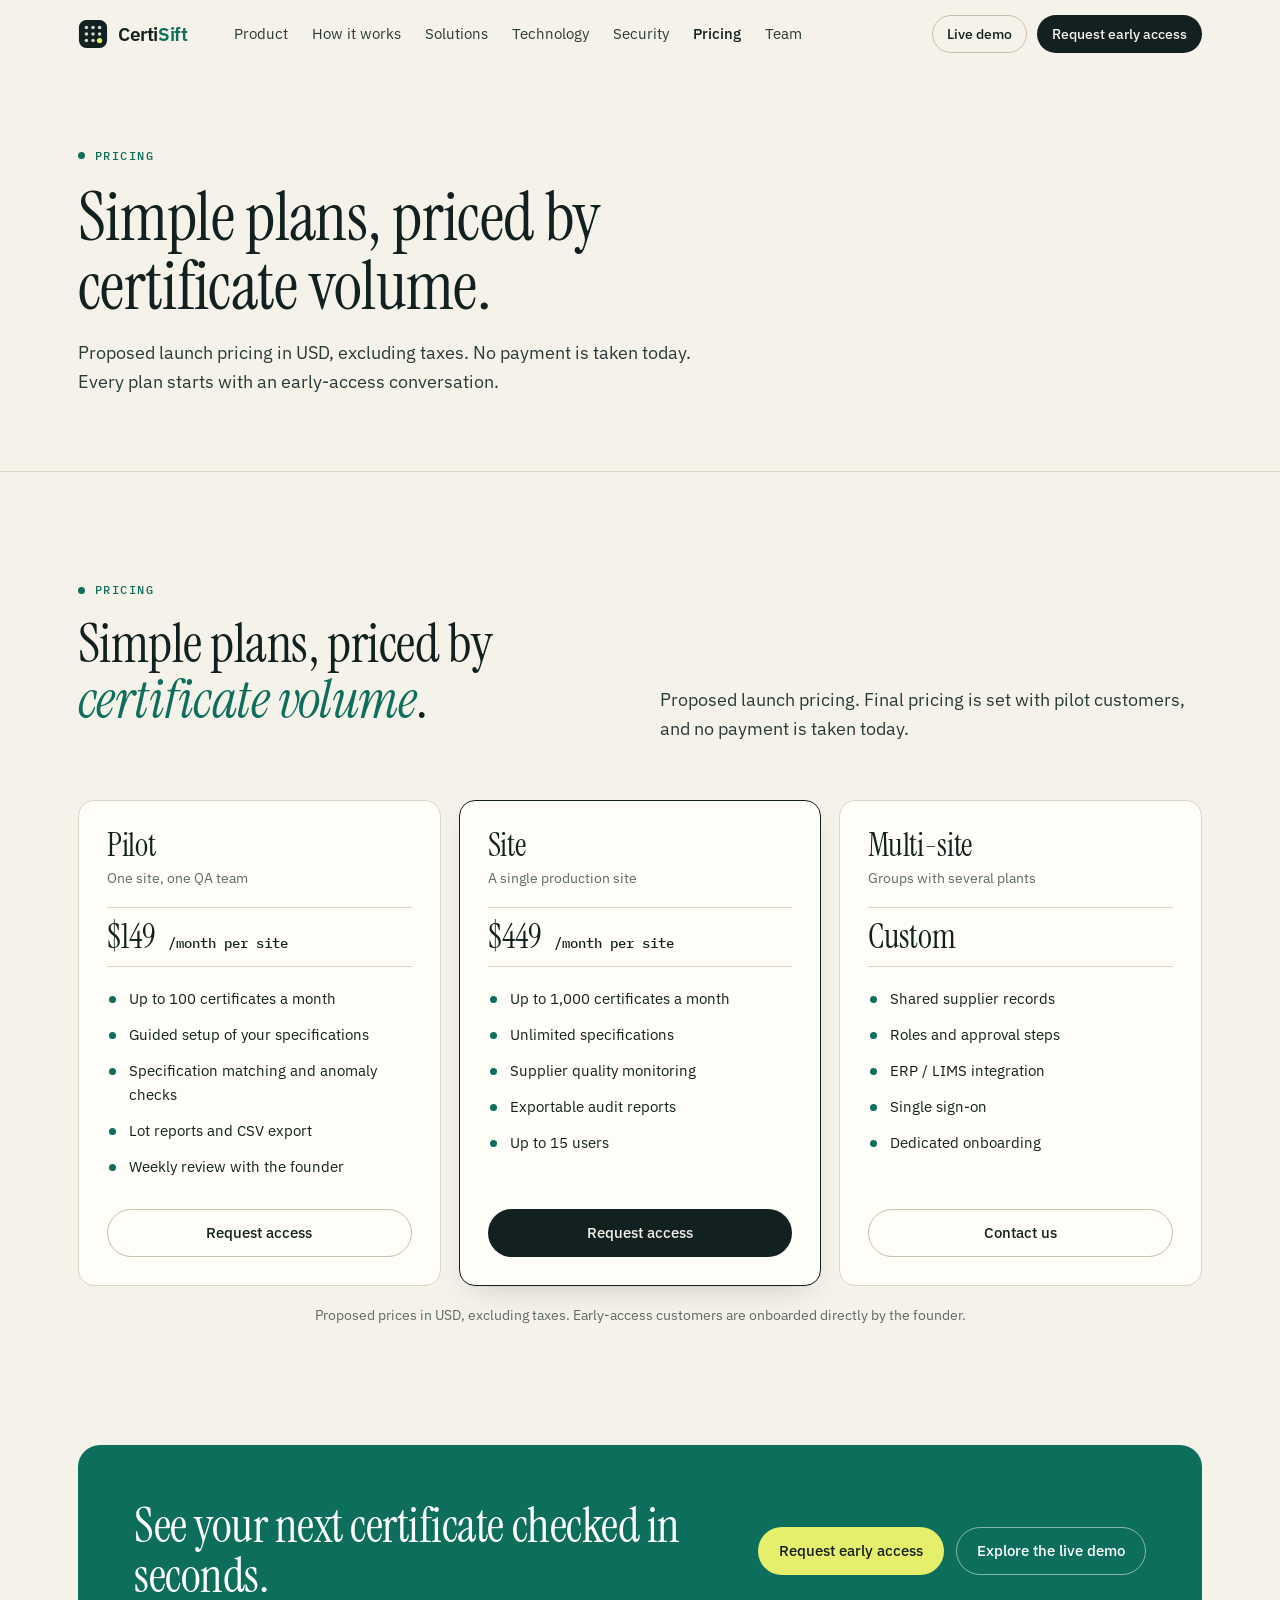
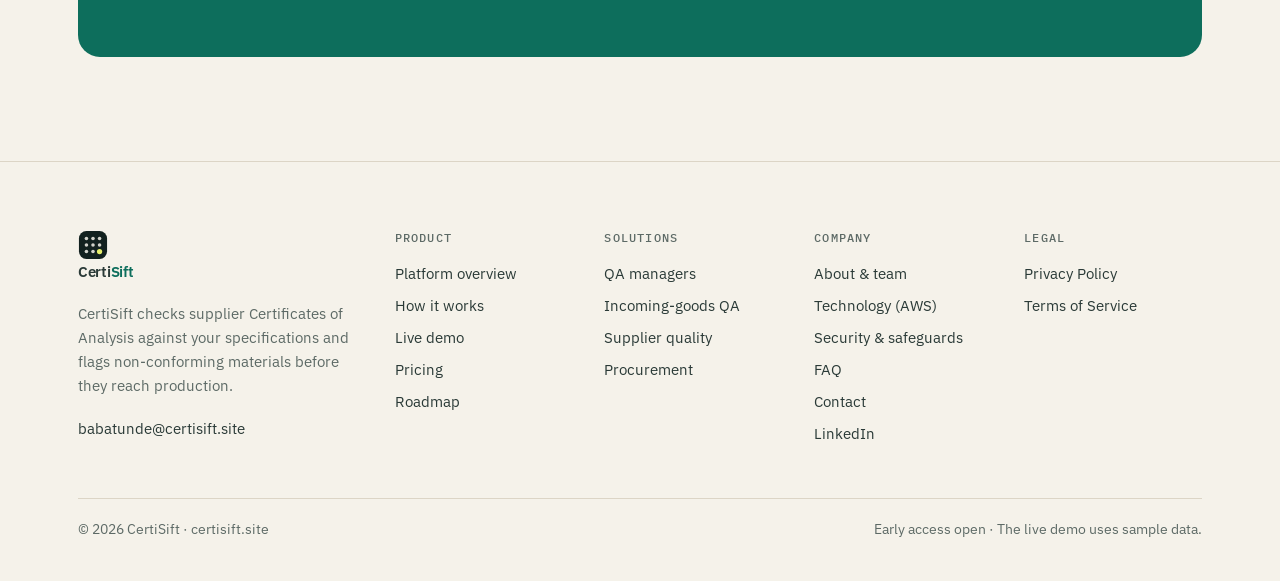
<file: pricing.html>
<!DOCTYPE html>
<html lang="en">
<head>
  <meta charset="utf-8">
  <meta name="viewport" content="width=device-width, initial-scale=1">
  <title>Pricing | CertiSift</title>
  <meta name="description" content="Proposed CertiSift launch pricing by certificate volume. Plans start with an early-access conversation.">
  <link rel="canonical" href="https://www.certisift.site/pricing">
  <meta name="theme-color" content="#12211f">
  <meta property="og:type" content="website">
  <meta property="og:site_name" content="CertiSift">
  <meta property="og:title" content="Pricing | CertiSift">
  <meta property="og:description" content="Proposed CertiSift launch pricing by certificate volume. Plans start with an early-access conversation.">
  <meta property="og:url" content="https://www.certisift.site/pricing">
  <meta name="twitter:card" content="summary">
  <meta name="twitter:title" content="Pricing | CertiSift">
  <meta name="twitter:description" content="Proposed CertiSift launch pricing by certificate volume. Plans start with an early-access conversation.">
  <link rel="icon" href="assets/favicon.svg" type="image/svg+xml">
  <link rel="preconnect" href="https://fonts.googleapis.com">
  <link rel="preconnect" href="https://fonts.gstatic.com" crossorigin>
  <link href="https://fonts.googleapis.com/css2?family=IBM+Plex+Mono:wght@400;500;600&family=IBM+Plex+Sans:wght@400;500;600&family=Instrument+Serif:ital@0;1&display=swap" rel="stylesheet">
  <link rel="stylesheet" href="src/styles.css">
  <script type="application/ld+json">{"@context":"https://schema.org","@type":"Organization","name":"CertiSift","url":"https://www.certisift.site","logo":"https://www.certisift.site/assets/favicon.svg","description":"CertiSift is supplier quality verification software for food and beverage manufacturers. QA and incoming-goods teams use it to check every supplier Certificate of Analysis against their own specifications, catch out-of-spec, missing or suspicious results, and keep an auditable record before a material lot is released to production.","slogan":"Intelligent Quality Verification. Smarter Manufacturing.","foundingDate":"2026","founder":[{"@type":"Person","name":"Tijani Babatunde","jobTitle":"CEO"},{"@type":"Person","name":"Paul Okom","jobTitle":"CTO"}],"email":"babatunde@certisift.site","sameAs":["https://www.linkedin.com/company/certisift"]}</script>
</head>
<body>
  <a href="#main" class="sr-only">Skip to content</a>

  <header class="site-header" id="top">
    <div class="wrap nav">
      <a class="logo" href="./" aria-label="CertiSift home">
    <svg viewBox="0 0 32 32" aria-hidden="true">
      <rect x="1" y="1" width="30" height="30" rx="8" fill="#12211f"/>
      <circle cx="9" cy="9" r="1.9" fill="#f5f2ea" opacity="0.85"/><circle cx="16" cy="9" r="1.9" fill="#f5f2ea" opacity="0.85"/><circle cx="23" cy="9" r="1.9" fill="#f5f2ea" opacity="0.85"/><circle cx="9" cy="16" r="1.9" fill="#f5f2ea" opacity="0.85"/><circle cx="16" cy="16" r="1.9" fill="#f5f2ea" opacity="0.85"/><circle cx="23" cy="16" r="1.9" fill="#f5f2ea" opacity="0.85"/><circle cx="9" cy="23" r="1.9" fill="#f5f2ea" opacity="0.85"/><circle cx="16" cy="23" r="1.9" fill="#f5f2ea" opacity="0.85"/><circle cx="23" cy="23" r="2.8" fill="#e6ef6b" opacity="1"/>
    </svg><span>Certi<b>Sift</b></span></a>
      <nav class="nav-links" aria-label="Main"><a href="product">Product</a><a href="how-it-works">How it works</a><a href="solutions">Solutions</a><a href="technology">Technology</a><a href="security">Security</a><a href="pricing" aria-current="page">Pricing</a><a href="about">Team</a></nav>
      <div class="nav-cta"><a class="btn btn-ghost btn-sm" href="demo">Live demo</a><a class="btn btn-primary btn-sm" href="contact">Request early access</a></div>
      <button class="nav-toggle" aria-label="Open menu" aria-expanded="false" aria-controls="mobile-menu" data-menu><svg viewBox="0 0 24 24" fill="none" stroke="currentColor" stroke-width="1.7" stroke-linecap="round" stroke-linejoin="round" aria-hidden="true"><path d="M4 7h16M4 12h16M4 17h16"/></svg></button>
    </div>
    <div class="mobile-menu" id="mobile-menu"><a href="product">Product</a><a href="how-it-works">How it works</a><a href="solutions">Solutions</a><a href="technology">Technology</a><a href="security">Security</a><a href="pricing" aria-current="page">Pricing</a><a href="about">Team</a><div class="btns"><a class="btn btn-ghost btn-sm" href="demo">Live demo</a><a class="btn btn-primary btn-sm" href="contact">Request early access</a></div></div>
  </header>
  <main id="main">

    <section class="page-intro"><div class="wrap">
      <span class="eyebrow">Pricing</span>
      <h1>Simple plans, priced by certificate volume.</h1>
      <p class="lede">Proposed launch pricing in USD, excluding taxes. No payment is taken today. Every plan starts with an early-access conversation.</p>
      
    </div></section>
    <section class="block" id="pricing">
      <div class="wrap">
        
        <div class="sec-head">
          <div><span class="eyebrow">Pricing</span><h2 class="title">Simple plans, priced by <em>certificate volume</em>.</h2></div>
          <p class="lede">Proposed launch pricing. Final pricing is set with pilot customers, and no payment is taken today.</p>
        </div>
        <div class="plans">
          <div class="plan ">
            <h3>Pilot</h3><div class="for">One site, one QA team</div>
            <div class="price"><b class="price-v">$149</b> /month per site</div>
            <ul><li>Up to 100 certificates a month</li><li>Guided setup of your specifications</li><li>Specification matching and anomaly checks</li><li>Lot reports and CSV export</li><li>Weekly review with the founder</li></ul>
            <a class="btn btn-ghost" href="contact?plan=Pilot">Request access</a>
          </div>
          <div class="plan featured">
            <h3>Site</h3><div class="for">A single production site</div>
            <div class="price"><b class="price-v">$449</b> /month per site</div>
            <ul><li>Up to 1,000 certificates a month</li><li>Unlimited specifications</li><li>Supplier quality monitoring</li><li>Exportable audit reports</li><li>Up to 15 users</li></ul>
            <a class="btn btn-primary" href="contact?plan=Site">Request access</a>
          </div>
          <div class="plan ">
            <h3>Multi-site</h3><div class="for">Groups with several plants</div>
            <div class="price"><b class="price-v">Custom</b></div>
            <ul><li>Shared supplier records</li><li>Roles and approval steps</li><li>ERP / LIMS integration</li><li>Single sign-on</li><li>Dedicated onboarding</li></ul>
            <a class="btn btn-ghost" href="contact?plan=Multi-site">Contact us</a>
          </div>
        </div>
        <p class="plan-note">Proposed prices in USD, excluding taxes. Early-access customers are onboarded directly by the founder.</p>
      </div>
    </section>
    <div class="wrap"><div class="cta-band">
      <h2>See your next certificate checked in seconds.</h2>
      <div class="btns"><a class="btn btn-primary" href="contact">Request early access</a><a class="btn btn-ghost" href="demo#/try">Explore the live demo</a></div>
    </div></div>
  </main>

  <footer class="site-footer">
    <div class="wrap">
      <div class="foot-grid foot-grid-5">
        <div><a class="logo" href="./" aria-label="CertiSift home">
    <svg viewBox="0 0 32 32" aria-hidden="true">
      <rect x="1" y="1" width="30" height="30" rx="8" fill="#12211f"/>
      <circle cx="9" cy="9" r="1.9" fill="#f5f2ea" opacity="0.85"/><circle cx="16" cy="9" r="1.9" fill="#f5f2ea" opacity="0.85"/><circle cx="23" cy="9" r="1.9" fill="#f5f2ea" opacity="0.85"/><circle cx="9" cy="16" r="1.9" fill="#f5f2ea" opacity="0.85"/><circle cx="16" cy="16" r="1.9" fill="#f5f2ea" opacity="0.85"/><circle cx="23" cy="16" r="1.9" fill="#f5f2ea" opacity="0.85"/><circle cx="9" cy="23" r="1.9" fill="#f5f2ea" opacity="0.85"/><circle cx="16" cy="23" r="1.9" fill="#f5f2ea" opacity="0.85"/><circle cx="23" cy="23" r="2.8" fill="#e6ef6b" opacity="1"/>
    </svg><span>Certi<b>Sift</b></span></a><p class="muted" style="max-width:34ch;margin-top:14px;font-size:15px">CertiSift checks supplier Certificates of Analysis against your specifications and flags non-conforming materials before they reach production.</p><a href="mailto:babatunde@certisift.site">babatunde@certisift.site</a></div>
        <div><h4>Product</h4><a href="product">Platform overview</a><a href="how-it-works">How it works</a><a href="demo">Live demo</a><a href="pricing">Pricing</a><a href="about#roadmap">Roadmap</a></div>
        <div><h4>Solutions</h4><a href="solutions#qa-managers">QA managers</a><a href="solutions#incoming-goods">Incoming-goods QA</a><a href="solutions#supplier-quality">Supplier quality</a><a href="solutions#procurement">Procurement</a></div>
        <div><h4>Company</h4><a href="about">About &amp; team</a><a href="technology">Technology (AWS)</a><a href="security">Security &amp; safeguards</a><a href="contact#faq">FAQ</a><a href="contact">Contact</a><a href="https://www.linkedin.com/company/certisift" rel="noopener">LinkedIn</a></div>
        <div><h4>Legal</h4><a href="privacy">Privacy Policy</a><a href="terms">Terms of Service</a></div>
      </div>
      <div class="foot-base"><span>© 2026 CertiSift · certisift.site</span><span>Early access open · The live demo uses sample data.</span></div>
    </div>
  </footer>
  <script src="src/page.js" defer></script>
</body>
</html>
</file>
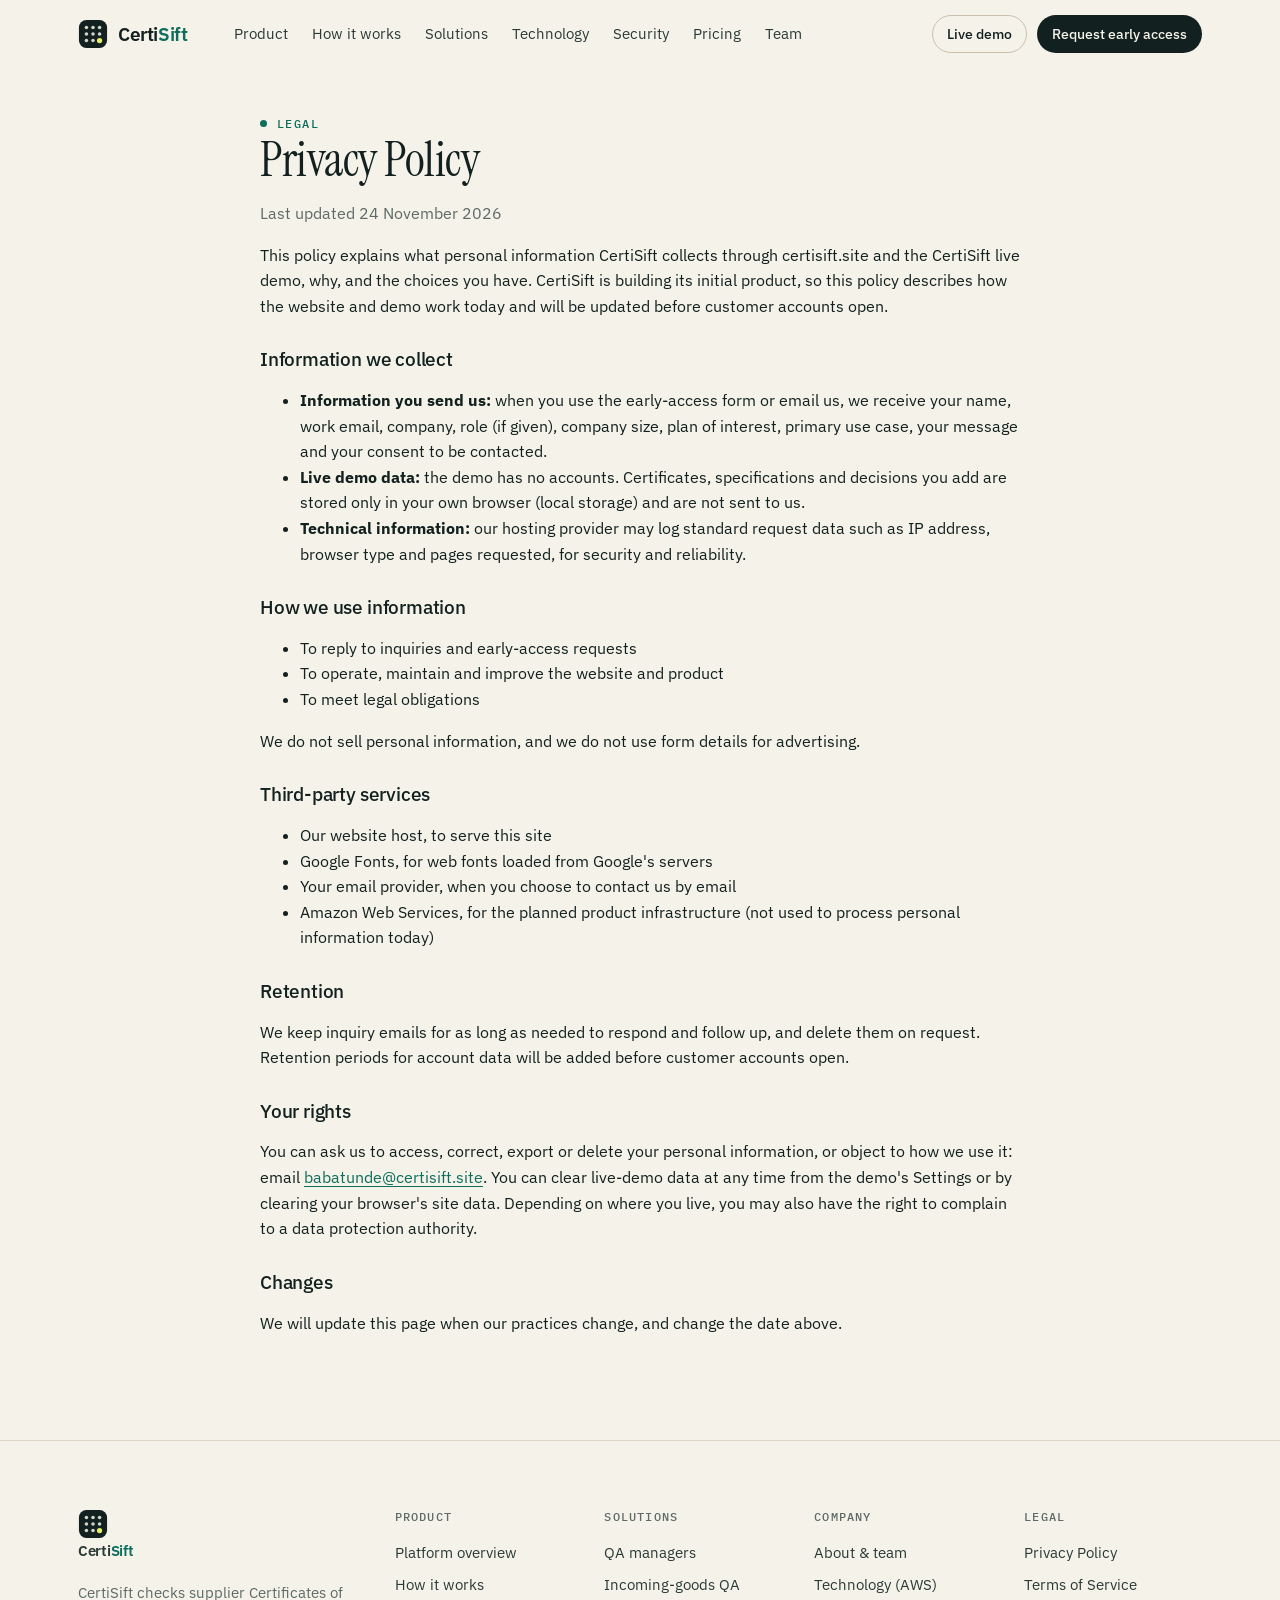
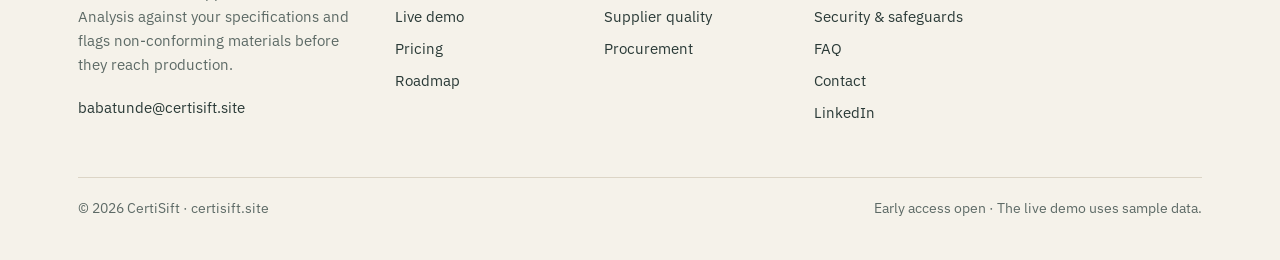
<file: privacy.html>
<!DOCTYPE html>
<html lang="en">
<head>
  <meta charset="utf-8">
  <meta name="viewport" content="width=device-width, initial-scale=1">
  <title>Privacy Policy | CertiSift</title>
  <meta name="description" content="How CertiSift collects, uses and protects personal information on certisift.site.">
  <link rel="canonical" href="https://www.certisift.site/privacy">
  <meta name="theme-color" content="#12211f">
  <meta property="og:type" content="website">
  <meta property="og:site_name" content="CertiSift">
  <meta property="og:title" content="Privacy Policy | CertiSift">
  <meta property="og:description" content="How CertiSift collects, uses and protects personal information on certisift.site.">
  <meta property="og:url" content="https://www.certisift.site/privacy">
  <meta name="twitter:card" content="summary">
  <meta name="twitter:title" content="Privacy Policy | CertiSift">
  <meta name="twitter:description" content="How CertiSift collects, uses and protects personal information on certisift.site.">
  <link rel="icon" href="assets/favicon.svg" type="image/svg+xml">
  <link rel="preconnect" href="https://fonts.googleapis.com">
  <link rel="preconnect" href="https://fonts.gstatic.com" crossorigin>
  <link href="https://fonts.googleapis.com/css2?family=IBM+Plex+Mono:wght@400;500;600&family=IBM+Plex+Sans:wght@400;500;600&family=Instrument+Serif:ital@0;1&display=swap" rel="stylesheet">
  <link rel="stylesheet" href="src/styles.css">
  <script type="application/ld+json">{"@context":"https://schema.org","@type":"Organization","name":"CertiSift","url":"https://www.certisift.site","logo":"https://www.certisift.site/assets/favicon.svg","description":"CertiSift is supplier quality verification software for food and beverage manufacturers. QA and incoming-goods teams use it to check every supplier Certificate of Analysis against their own specifications, catch out-of-spec, missing or suspicious results, and keep an auditable record before a material lot is released to production.","slogan":"Intelligent Quality Verification. Smarter Manufacturing.","foundingDate":"2026","founder":[{"@type":"Person","name":"Tijani Babatunde","jobTitle":"CEO"},{"@type":"Person","name":"Paul Okom","jobTitle":"CTO"}],"email":"babatunde@certisift.site","sameAs":["https://www.linkedin.com/company/certisift"]}</script>
</head>
<body>
  <a href="#main" class="sr-only">Skip to content</a>

  <header class="site-header" id="top">
    <div class="wrap nav">
      <a class="logo" href="./" aria-label="CertiSift home">
    <svg viewBox="0 0 32 32" aria-hidden="true">
      <rect x="1" y="1" width="30" height="30" rx="8" fill="#12211f"/>
      <circle cx="9" cy="9" r="1.9" fill="#f5f2ea" opacity="0.85"/><circle cx="16" cy="9" r="1.9" fill="#f5f2ea" opacity="0.85"/><circle cx="23" cy="9" r="1.9" fill="#f5f2ea" opacity="0.85"/><circle cx="9" cy="16" r="1.9" fill="#f5f2ea" opacity="0.85"/><circle cx="16" cy="16" r="1.9" fill="#f5f2ea" opacity="0.85"/><circle cx="23" cy="16" r="1.9" fill="#f5f2ea" opacity="0.85"/><circle cx="9" cy="23" r="1.9" fill="#f5f2ea" opacity="0.85"/><circle cx="16" cy="23" r="1.9" fill="#f5f2ea" opacity="0.85"/><circle cx="23" cy="23" r="2.8" fill="#e6ef6b" opacity="1"/>
    </svg><span>Certi<b>Sift</b></span></a>
      <nav class="nav-links" aria-label="Main"><a href="product">Product</a><a href="how-it-works">How it works</a><a href="solutions">Solutions</a><a href="technology">Technology</a><a href="security">Security</a><a href="pricing">Pricing</a><a href="about">Team</a></nav>
      <div class="nav-cta"><a class="btn btn-ghost btn-sm" href="demo">Live demo</a><a class="btn btn-primary btn-sm" href="contact">Request early access</a></div>
      <button class="nav-toggle" aria-label="Open menu" aria-expanded="false" aria-controls="mobile-menu" data-menu><svg viewBox="0 0 24 24" fill="none" stroke="currentColor" stroke-width="1.7" stroke-linecap="round" stroke-linejoin="round" aria-hidden="true"><path d="M4 7h16M4 12h16M4 17h16"/></svg></button>
    </div>
    <div class="mobile-menu" id="mobile-menu"><a href="product">Product</a><a href="how-it-works">How it works</a><a href="solutions">Solutions</a><a href="technology">Technology</a><a href="security">Security</a><a href="pricing">Pricing</a><a href="about">Team</a><div class="btns"><a class="btn btn-ghost btn-sm" href="demo">Live demo</a><a class="btn btn-primary btn-sm" href="contact">Request early access</a></div></div>
  </header>
  <main id="main">

    <section class="wrap legal">
      <span class="eyebrow">Legal</span>
      <h1>Privacy Policy</h1>
      <p class="muted">Last updated 24 November 2026</p>
      <p>This policy explains what personal information CertiSift collects through certisift.site and the CertiSift live demo, why, and the choices you have. CertiSift is building its initial product, so this policy describes how the website and demo work today and will be updated before customer accounts open.</p>
      <h2>Information we collect</h2><ul><li><b>Information you send us:</b> when you use the early-access form or email us, we receive your name, work email, company, role (if given), company size, plan of interest, primary use case, your message and your consent to be contacted.</li><li><b>Live demo data:</b> the demo has no accounts. Certificates, specifications and decisions you add are stored only in your own browser (local storage) and are not sent to us.</li><li><b>Technical information:</b> our hosting provider may log standard request data such as IP address, browser type and pages requested, for security and reliability.</li></ul><h2>How we use information</h2><ul><li>To reply to inquiries and early-access requests</li><li>To operate, maintain and improve the website and product</li><li>To meet legal obligations</li></ul><p>We do not sell personal information, and we do not use form details for advertising.</p><h2>Third-party services</h2><ul><li>Our website host, to serve this site</li><li>Google Fonts, for web fonts loaded from Google's servers</li><li>Your email provider, when you choose to contact us by email</li><li>Amazon Web Services, for the planned product infrastructure (not used to process personal information today)</li></ul><h2>Retention</h2><p>We keep inquiry emails for as long as needed to respond and follow up, and delete them on request. Retention periods for account data will be added before customer accounts open.</p><h2>Your rights</h2><p>You can ask us to access, correct, export or delete your personal information, or object to how we use it: email <a href="mailto:babatunde@certisift.site">babatunde@certisift.site</a>. You can clear live-demo data at any time from the demo's Settings or by clearing your browser's site data. Depending on where you live, you may also have the right to complain to a data protection authority.</p><h2>Changes</h2><p>We will update this page when our practices change, and change the date above.</p>
    </section>
  </main>

  <footer class="site-footer">
    <div class="wrap">
      <div class="foot-grid foot-grid-5">
        <div><a class="logo" href="./" aria-label="CertiSift home">
    <svg viewBox="0 0 32 32" aria-hidden="true">
      <rect x="1" y="1" width="30" height="30" rx="8" fill="#12211f"/>
      <circle cx="9" cy="9" r="1.9" fill="#f5f2ea" opacity="0.85"/><circle cx="16" cy="9" r="1.9" fill="#f5f2ea" opacity="0.85"/><circle cx="23" cy="9" r="1.9" fill="#f5f2ea" opacity="0.85"/><circle cx="9" cy="16" r="1.9" fill="#f5f2ea" opacity="0.85"/><circle cx="16" cy="16" r="1.9" fill="#f5f2ea" opacity="0.85"/><circle cx="23" cy="16" r="1.9" fill="#f5f2ea" opacity="0.85"/><circle cx="9" cy="23" r="1.9" fill="#f5f2ea" opacity="0.85"/><circle cx="16" cy="23" r="1.9" fill="#f5f2ea" opacity="0.85"/><circle cx="23" cy="23" r="2.8" fill="#e6ef6b" opacity="1"/>
    </svg><span>Certi<b>Sift</b></span></a><p class="muted" style="max-width:34ch;margin-top:14px;font-size:15px">CertiSift checks supplier Certificates of Analysis against your specifications and flags non-conforming materials before they reach production.</p><a href="mailto:babatunde@certisift.site">babatunde@certisift.site</a></div>
        <div><h4>Product</h4><a href="product">Platform overview</a><a href="how-it-works">How it works</a><a href="demo">Live demo</a><a href="pricing">Pricing</a><a href="about#roadmap">Roadmap</a></div>
        <div><h4>Solutions</h4><a href="solutions#qa-managers">QA managers</a><a href="solutions#incoming-goods">Incoming-goods QA</a><a href="solutions#supplier-quality">Supplier quality</a><a href="solutions#procurement">Procurement</a></div>
        <div><h4>Company</h4><a href="about">About &amp; team</a><a href="technology">Technology (AWS)</a><a href="security">Security &amp; safeguards</a><a href="contact#faq">FAQ</a><a href="contact">Contact</a><a href="https://www.linkedin.com/company/certisift" rel="noopener">LinkedIn</a></div>
        <div><h4>Legal</h4><a href="privacy">Privacy Policy</a><a href="terms">Terms of Service</a></div>
      </div>
      <div class="foot-base"><span>© 2026 CertiSift · certisift.site</span><span>Early access open · The live demo uses sample data.</span></div>
    </div>
  </footer>
  <script src="src/page.js" defer></script>
</body>
</html>
</file>
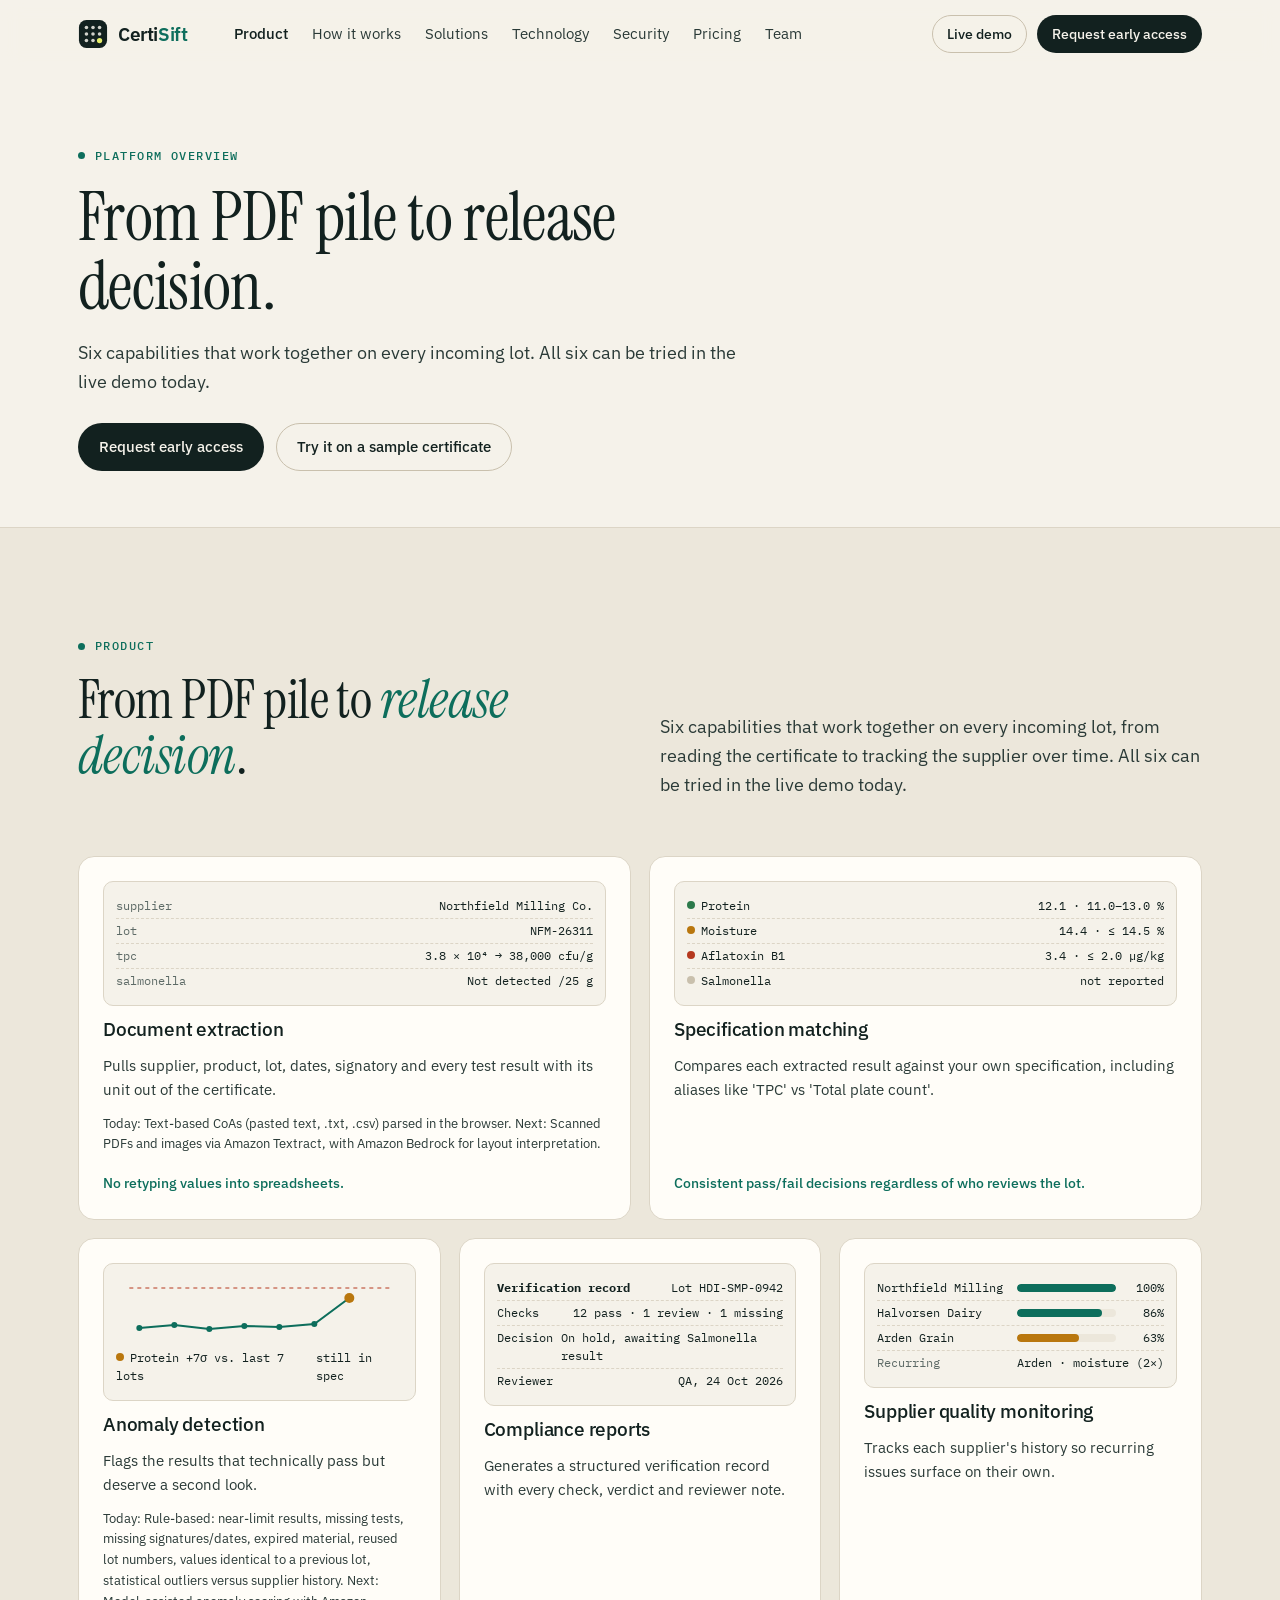
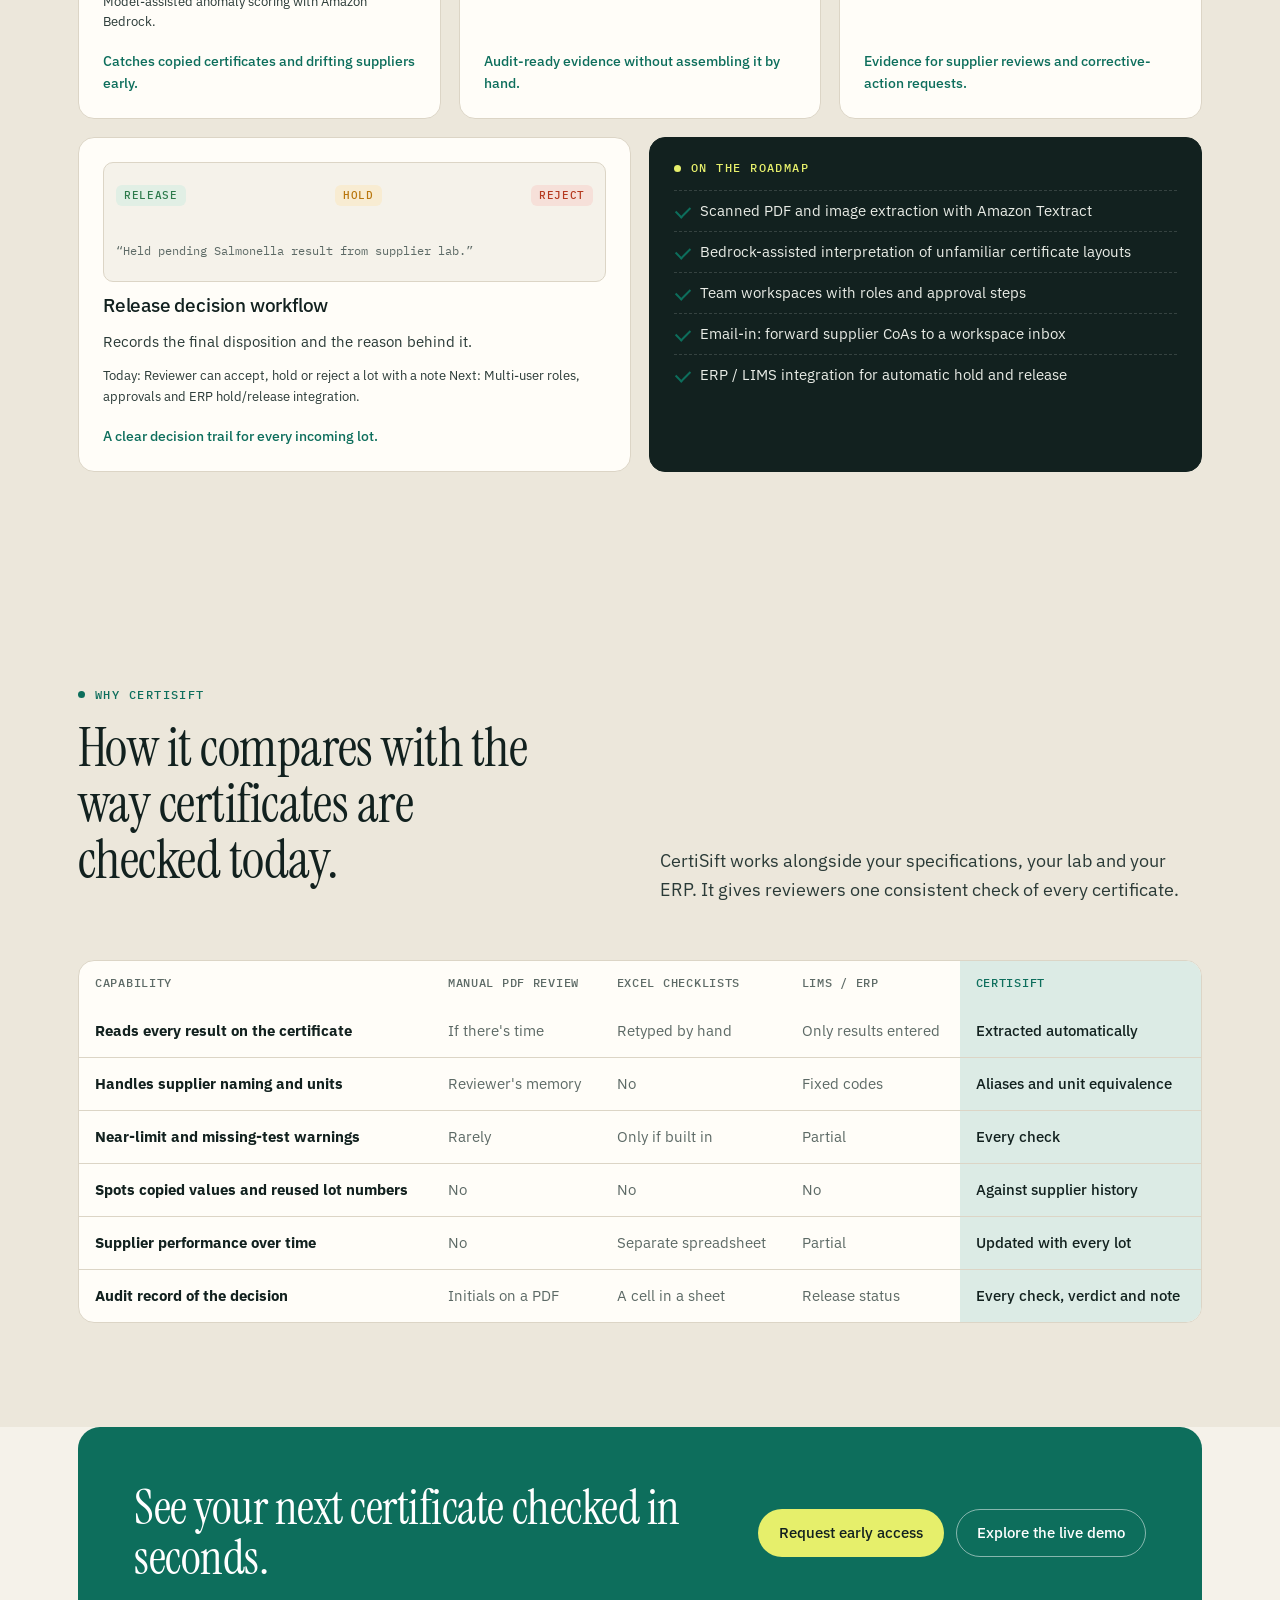
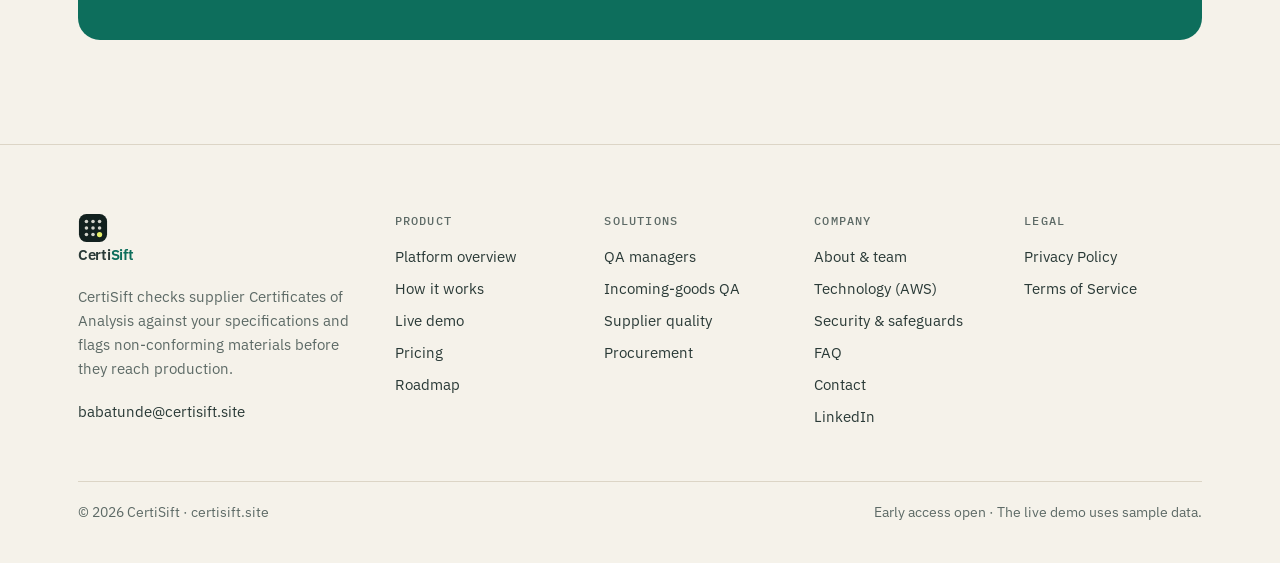
<file: product.html>
<!DOCTYPE html>
<html lang="en">
<head>
  <meta charset="utf-8">
  <meta name="viewport" content="width=device-width, initial-scale=1">
  <title>Platform overview | CertiSift</title>
  <meta name="description" content="Document extraction, specification matching, anomaly detection, compliance reports, supplier monitoring and release decisions for supplier Certificates of Analysis.">
  <link rel="canonical" href="https://www.certisift.site/product">
  <meta name="theme-color" content="#12211f">
  <meta property="og:type" content="website">
  <meta property="og:site_name" content="CertiSift">
  <meta property="og:title" content="Platform overview | CertiSift">
  <meta property="og:description" content="Document extraction, specification matching, anomaly detection, compliance reports, supplier monitoring and release decisions for supplier Certificates of Analysis.">
  <meta property="og:url" content="https://www.certisift.site/product">
  <meta name="twitter:card" content="summary">
  <meta name="twitter:title" content="Platform overview | CertiSift">
  <meta name="twitter:description" content="Document extraction, specification matching, anomaly detection, compliance reports, supplier monitoring and release decisions for supplier Certificates of Analysis.">
  <link rel="icon" href="assets/favicon.svg" type="image/svg+xml">
  <link rel="preconnect" href="https://fonts.googleapis.com">
  <link rel="preconnect" href="https://fonts.gstatic.com" crossorigin>
  <link href="https://fonts.googleapis.com/css2?family=IBM+Plex+Mono:wght@400;500;600&family=IBM+Plex+Sans:wght@400;500;600&family=Instrument+Serif:ital@0;1&display=swap" rel="stylesheet">
  <link rel="stylesheet" href="src/styles.css">
  <script type="application/ld+json">{"@context":"https://schema.org","@type":"Organization","name":"CertiSift","url":"https://www.certisift.site","logo":"https://www.certisift.site/assets/favicon.svg","description":"CertiSift is supplier quality verification software for food and beverage manufacturers. QA and incoming-goods teams use it to check every supplier Certificate of Analysis against their own specifications, catch out-of-spec, missing or suspicious results, and keep an auditable record before a material lot is released to production.","slogan":"Intelligent Quality Verification. Smarter Manufacturing.","foundingDate":"2026","founder":[{"@type":"Person","name":"Tijani Babatunde","jobTitle":"CEO"},{"@type":"Person","name":"Paul Okom","jobTitle":"CTO"}],"email":"babatunde@certisift.site","sameAs":["https://www.linkedin.com/company/certisift"]}</script>
</head>
<body>
  <a href="#main" class="sr-only">Skip to content</a>

  <header class="site-header" id="top">
    <div class="wrap nav">
      <a class="logo" href="./" aria-label="CertiSift home">
    <svg viewBox="0 0 32 32" aria-hidden="true">
      <rect x="1" y="1" width="30" height="30" rx="8" fill="#12211f"/>
      <circle cx="9" cy="9" r="1.9" fill="#f5f2ea" opacity="0.85"/><circle cx="16" cy="9" r="1.9" fill="#f5f2ea" opacity="0.85"/><circle cx="23" cy="9" r="1.9" fill="#f5f2ea" opacity="0.85"/><circle cx="9" cy="16" r="1.9" fill="#f5f2ea" opacity="0.85"/><circle cx="16" cy="16" r="1.9" fill="#f5f2ea" opacity="0.85"/><circle cx="23" cy="16" r="1.9" fill="#f5f2ea" opacity="0.85"/><circle cx="9" cy="23" r="1.9" fill="#f5f2ea" opacity="0.85"/><circle cx="16" cy="23" r="1.9" fill="#f5f2ea" opacity="0.85"/><circle cx="23" cy="23" r="2.8" fill="#e6ef6b" opacity="1"/>
    </svg><span>Certi<b>Sift</b></span></a>
      <nav class="nav-links" aria-label="Main"><a href="product" aria-current="page">Product</a><a href="how-it-works">How it works</a><a href="solutions">Solutions</a><a href="technology">Technology</a><a href="security">Security</a><a href="pricing">Pricing</a><a href="about">Team</a></nav>
      <div class="nav-cta"><a class="btn btn-ghost btn-sm" href="demo">Live demo</a><a class="btn btn-primary btn-sm" href="contact">Request early access</a></div>
      <button class="nav-toggle" aria-label="Open menu" aria-expanded="false" aria-controls="mobile-menu" data-menu><svg viewBox="0 0 24 24" fill="none" stroke="currentColor" stroke-width="1.7" stroke-linecap="round" stroke-linejoin="round" aria-hidden="true"><path d="M4 7h16M4 12h16M4 17h16"/></svg></button>
    </div>
    <div class="mobile-menu" id="mobile-menu"><a href="product" aria-current="page">Product</a><a href="how-it-works">How it works</a><a href="solutions">Solutions</a><a href="technology">Technology</a><a href="security">Security</a><a href="pricing">Pricing</a><a href="about">Team</a><div class="btns"><a class="btn btn-ghost btn-sm" href="demo">Live demo</a><a class="btn btn-primary btn-sm" href="contact">Request early access</a></div></div>
  </header>
  <main id="main">

    <section class="page-intro"><div class="wrap">
      <span class="eyebrow">Platform overview</span>
      <h1>From PDF pile to release decision.</h1>
      <p class="lede">Six capabilities that work together on every incoming lot. All six can be tried in the live demo today.</p>
      <div class="hero-ctas"><a class="btn btn-primary" href="contact">Request early access</a><a class="btn btn-ghost" href="demo#/try">Try it on a sample certificate</a></div>
    </div></section>
    <section class="block alt" id="product">
      <div class="wrap">
        
        <div class="sec-head">
          <div><span class="eyebrow">Product</span><h2 class="title">From PDF pile to <em>release decision</em>.</h2></div>
          <p class="lede">Six capabilities that work together on every incoming lot, from reading the certificate to tracking the supplier over time. All six can be tried in the live demo today.</p>
        </div>
        <div class="features">
          <article class="feature wide">
      <div class="viz"><div class="viz-row"><span class="muted">supplier</span><span>Northfield Milling Co.</span></div><div class="viz-row"><span class="muted">lot</span><span>NFM-26311</span></div><div class="viz-row"><span class="muted">tpc</span><span>3.8 × 10⁴ → 38,000 cfu/g</span></div><div class="viz-row"><span class="muted">salmonella</span><span>Not detected /25 g</span></div></div>
      <h3>Document extraction</h3>
      <p>Pulls supplier, product, lot, dates, signatory and every test result with its unit out of the certificate.</p>
      <p class="muted" style="font-size:13px">Today: Text-based CoAs (pasted text, .txt, .csv) parsed in the browser. Next: Scanned PDFs and images via Amazon Textract, with Amazon Bedrock for layout interpretation.</p>
      <div class="benefit">No retyping values into spreadsheets.</div>
    </article><article class="feature wide">
      <div class="viz"><div class="viz-row"><span><i class="dot pass"></i>Protein</span><span>12.1 · 11.0–13.0 %</span></div><div class="viz-row"><span><i class="dot warn"></i>Moisture</span><span>14.4 · ≤ 14.5 %</span></div><div class="viz-row"><span><i class="dot fail"></i>Aflatoxin B1</span><span>3.4 · ≤ 2.0 µg/kg</span></div><div class="viz-row"><span><i class="dot missing"></i>Salmonella</span><span>not reported</span></div></div>
      <h3>Specification matching</h3>
      <p>Compares each extracted result against your own specification, including aliases like &#39;TPC&#39; vs &#39;Total plate count&#39;.</p>
      
      <div class="benefit">Consistent pass/fail decisions regardless of who reviews the lot.</div>
    </article>
          <article class="feature ">
      <div class="viz"><svg viewBox="0 0 260 70" style="width:100%;height:70px"><line x1="0" x2="260" y1="12" y2="12" stroke="#b5391f" stroke-dasharray="4 4"/><polyline points="10,52 45,49 80,53 115,50 150,51 185,48 220,22" fill="none" stroke="#0d6e5c" stroke-width="2"/><circle cx="10" cy="52" r="3" fill="#0d6e5c"/><circle cx="45" cy="49" r="3" fill="#0d6e5c"/><circle cx="80" cy="53" r="3" fill="#0d6e5c"/><circle cx="115" cy="50" r="3" fill="#0d6e5c"/><circle cx="150" cy="51" r="3" fill="#0d6e5c"/><circle cx="185" cy="48" r="3" fill="#0d6e5c"/><circle cx="220" cy="22" r="5" fill="#b9770e"/></svg><div class="viz-row"><span><i class="dot warn"></i>Protein +7σ vs. last 7 lots</span><span>still in spec</span></div></div>
      <h3>Anomaly detection</h3>
      <p>Flags the results that technically pass but deserve a second look.</p>
      <p class="muted" style="font-size:13px">Today: Rule-based: near-limit results, missing tests, missing signatures/dates, expired material, reused lot numbers, values identical to a previous lot, statistical outliers versus supplier history. Next: Model-assisted anomaly scoring with Amazon Bedrock.</p>
      <div class="benefit">Catches copied certificates and drifting suppliers early.</div>
    </article><article class="feature ">
      <div class="viz"><div class="viz-row"><b>Verification record</b><span>Lot HDI-SMP-0942</span></div><div class="viz-row"><span>Checks</span><span>12 pass · 1 review · 1 missing</span></div><div class="viz-row"><span>Decision</span><span>On hold, awaiting Salmonella result</span></div><div class="viz-row"><span>Reviewer</span><span>QA, 24 Oct 2026</span></div></div>
      <h3>Compliance reports</h3>
      <p>Generates a structured verification record with every check, verdict and reviewer note.</p>
      
      <div class="benefit">Audit-ready evidence without assembling it by hand.</div>
    </article><article class="feature ">
      <div class="viz"><div class="viz-row" style="align-items:center"><span style="flex:0 0 46%">Northfield Milling</span><span class="bar" style="flex:1"><i style="width:100%;"></i></span><span style="width:40px;text-align:right">100%</span></div><div class="viz-row" style="align-items:center"><span style="flex:0 0 46%">Halvorsen Dairy</span><span class="bar" style="flex:1"><i style="width:86%;"></i></span><span style="width:40px;text-align:right">86%</span></div><div class="viz-row" style="align-items:center"><span style="flex:0 0 46%">Arden Grain</span><span class="bar" style="flex:1"><i style="width:63%;background:var(--hold)"></i></span><span style="width:40px;text-align:right">63%</span></div><div class="viz-row"><span class="muted">Recurring</span><span>Arden · moisture (2×)</span></div></div>
      <h3>Supplier quality monitoring</h3>
      <p>Tracks each supplier&#39;s history so recurring issues surface on their own.</p>
      
      <div class="benefit">Evidence for supplier reviews and corrective-action requests.</div>
    </article>
        </div>
        <div style="margin-top:18px" class="features"><article class="feature wide">
      <div class="viz" style="display:flex;gap:8px;align-items:center;justify-content:space-between;flex-wrap:wrap"><span class="badge pass">Release</span><span class="badge hold">Hold</span><span class="badge reject">Reject</span><div style="flex-basis:100%;margin-top:8px" class="muted">“Held pending Salmonella result from supplier lab.”</div></div>
      <h3>Release decision workflow</h3>
      <p>Records the final disposition and the reason behind it.</p>
      <p class="muted" style="font-size:13px">Today: Reviewer can accept, hold or reject a lot with a note Next: Multi-user roles, approvals and ERP hold/release integration.</p>
      <div class="benefit">A clear decision trail for every incoming lot.</div>
    </article>
          <article class="feature wide" style="background:var(--ink);color:#e9ece6;border-color:var(--ink)">
            <span class="eyebrow" style="color:var(--mark)">On the roadmap</span>
            <ul class="check-list" style="margin-top:4px"><li style="border-color:rgba(255,255,255,.15)">Scanned PDF and image extraction with Amazon Textract</li><li style="border-color:rgba(255,255,255,.15)">Bedrock-assisted interpretation of unfamiliar certificate layouts</li><li style="border-color:rgba(255,255,255,.15)">Team workspaces with roles and approval steps</li><li style="border-color:rgba(255,255,255,.15)">Email-in: forward supplier CoAs to a workspace inbox</li><li style="border-color:rgba(255,255,255,.15)">ERP / LIMS integration for automatic hold and release</li></ul>
          </article>
        </div>
      </div>
    </section>
    <section class="block alt" id="compare">
      <div class="wrap">
        
        <div class="sec-head">
          <div><span class="eyebrow">Why CertiSift</span><h2 class="title">How it compares with the way certificates are checked today.</h2></div>
          <p class="lede">CertiSift works alongside your specifications, your lab and your ERP. It gives reviewers one consistent check of every certificate.</p>
        </div>
        <div class="cmp"><table>
          <caption class="sr-only">Comparison of certificate review methods</caption>
          <thead><tr><th scope="col">Capability</th><th scope="col">Manual PDF review</th><th scope="col">Excel checklists</th><th scope="col">LIMS / ERP</th><th scope="col" class="us">CertiSift</th></tr></thead>
          <tbody><tr><th scope="row">Reads every result on the certificate</th><td>If there's time</td><td>Retyped by hand</td><td>Only results entered</td><td class="us">Extracted automatically</td></tr><tr><th scope="row">Handles supplier naming and units</th><td>Reviewer's memory</td><td>No</td><td>Fixed codes</td><td class="us">Aliases and unit equivalence</td></tr><tr><th scope="row">Near-limit and missing-test warnings</th><td>Rarely</td><td>Only if built in</td><td>Partial</td><td class="us">Every check</td></tr><tr><th scope="row">Spots copied values and reused lot numbers</th><td>No</td><td>No</td><td>No</td><td class="us">Against supplier history</td></tr><tr><th scope="row">Supplier performance over time</th><td>No</td><td>Separate spreadsheet</td><td>Partial</td><td class="us">Updated with every lot</td></tr><tr><th scope="row">Audit record of the decision</th><td>Initials on a PDF</td><td>A cell in a sheet</td><td>Release status</td><td class="us">Every check, verdict and note</td></tr></tbody>
        </table></div>
      </div>
    </section>
    <div class="wrap"><div class="cta-band">
      <h2>See your next certificate checked in seconds.</h2>
      <div class="btns"><a class="btn btn-primary" href="contact">Request early access</a><a class="btn btn-ghost" href="demo#/try">Explore the live demo</a></div>
    </div></div>
  </main>

  <footer class="site-footer">
    <div class="wrap">
      <div class="foot-grid foot-grid-5">
        <div><a class="logo" href="./" aria-label="CertiSift home">
    <svg viewBox="0 0 32 32" aria-hidden="true">
      <rect x="1" y="1" width="30" height="30" rx="8" fill="#12211f"/>
      <circle cx="9" cy="9" r="1.9" fill="#f5f2ea" opacity="0.85"/><circle cx="16" cy="9" r="1.9" fill="#f5f2ea" opacity="0.85"/><circle cx="23" cy="9" r="1.9" fill="#f5f2ea" opacity="0.85"/><circle cx="9" cy="16" r="1.9" fill="#f5f2ea" opacity="0.85"/><circle cx="16" cy="16" r="1.9" fill="#f5f2ea" opacity="0.85"/><circle cx="23" cy="16" r="1.9" fill="#f5f2ea" opacity="0.85"/><circle cx="9" cy="23" r="1.9" fill="#f5f2ea" opacity="0.85"/><circle cx="16" cy="23" r="1.9" fill="#f5f2ea" opacity="0.85"/><circle cx="23" cy="23" r="2.8" fill="#e6ef6b" opacity="1"/>
    </svg><span>Certi<b>Sift</b></span></a><p class="muted" style="max-width:34ch;margin-top:14px;font-size:15px">CertiSift checks supplier Certificates of Analysis against your specifications and flags non-conforming materials before they reach production.</p><a href="mailto:babatunde@certisift.site">babatunde@certisift.site</a></div>
        <div><h4>Product</h4><a href="product">Platform overview</a><a href="how-it-works">How it works</a><a href="demo">Live demo</a><a href="pricing">Pricing</a><a href="about#roadmap">Roadmap</a></div>
        <div><h4>Solutions</h4><a href="solutions#qa-managers">QA managers</a><a href="solutions#incoming-goods">Incoming-goods QA</a><a href="solutions#supplier-quality">Supplier quality</a><a href="solutions#procurement">Procurement</a></div>
        <div><h4>Company</h4><a href="about">About &amp; team</a><a href="technology">Technology (AWS)</a><a href="security">Security &amp; safeguards</a><a href="contact#faq">FAQ</a><a href="contact">Contact</a><a href="https://www.linkedin.com/company/certisift" rel="noopener">LinkedIn</a></div>
        <div><h4>Legal</h4><a href="privacy">Privacy Policy</a><a href="terms">Terms of Service</a></div>
      </div>
      <div class="foot-base"><span>© 2026 CertiSift · certisift.site</span><span>Early access open · The live demo uses sample data.</span></div>
    </div>
  </footer>
  <script src="src/page.js" defer></script>
</body>
</html>
</file>
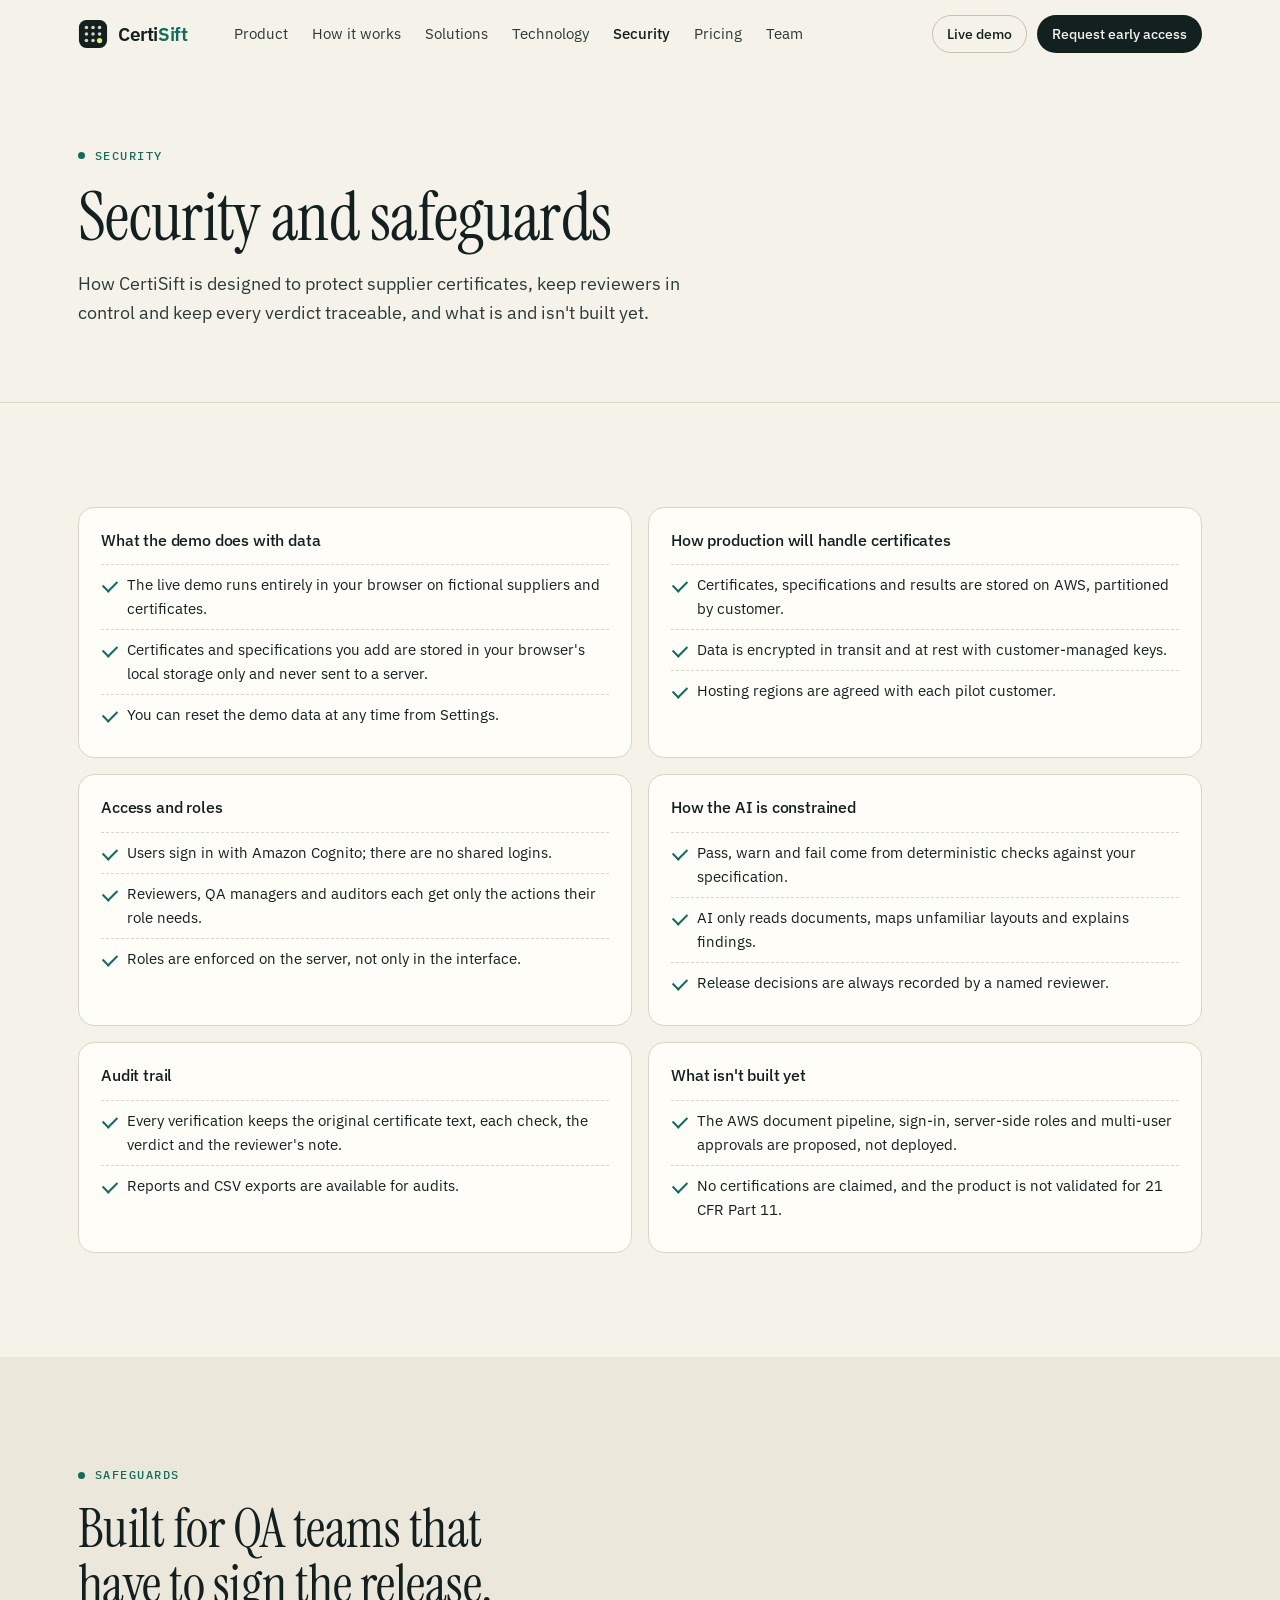
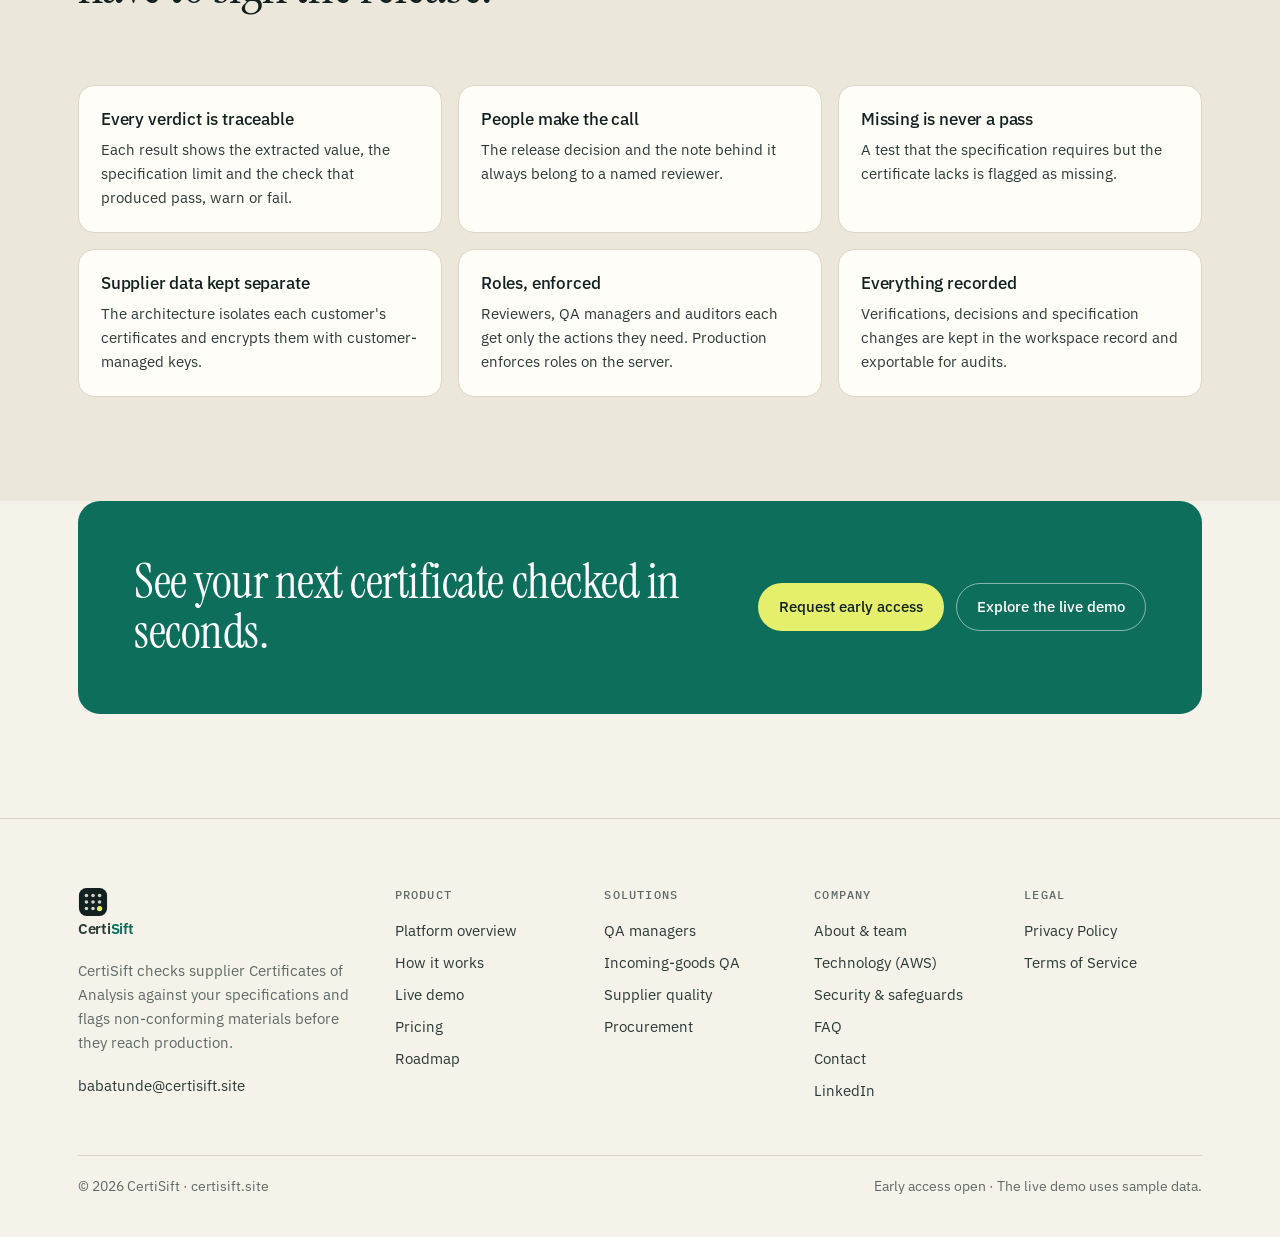
<file: security.html>
<!DOCTYPE html>
<html lang="en">
<head>
  <meta charset="utf-8">
  <meta name="viewport" content="width=device-width, initial-scale=1">
  <title>Security and safeguards | CertiSift</title>
  <meta name="description" content="How CertiSift is designed to protect supplier certificates, keep reviewers in control and keep every verdict traceable.">
  <link rel="canonical" href="https://www.certisift.site/security">
  <meta name="theme-color" content="#12211f">
  <meta property="og:type" content="website">
  <meta property="og:site_name" content="CertiSift">
  <meta property="og:title" content="Security and safeguards | CertiSift">
  <meta property="og:description" content="How CertiSift is designed to protect supplier certificates, keep reviewers in control and keep every verdict traceable.">
  <meta property="og:url" content="https://www.certisift.site/security">
  <meta name="twitter:card" content="summary">
  <meta name="twitter:title" content="Security and safeguards | CertiSift">
  <meta name="twitter:description" content="How CertiSift is designed to protect supplier certificates, keep reviewers in control and keep every verdict traceable.">
  <link rel="icon" href="assets/favicon.svg" type="image/svg+xml">
  <link rel="preconnect" href="https://fonts.googleapis.com">
  <link rel="preconnect" href="https://fonts.gstatic.com" crossorigin>
  <link href="https://fonts.googleapis.com/css2?family=IBM+Plex+Mono:wght@400;500;600&family=IBM+Plex+Sans:wght@400;500;600&family=Instrument+Serif:ital@0;1&display=swap" rel="stylesheet">
  <link rel="stylesheet" href="src/styles.css">
  <script type="application/ld+json">{"@context":"https://schema.org","@type":"Organization","name":"CertiSift","url":"https://www.certisift.site","logo":"https://www.certisift.site/assets/favicon.svg","description":"CertiSift is supplier quality verification software for food and beverage manufacturers. QA and incoming-goods teams use it to check every supplier Certificate of Analysis against their own specifications, catch out-of-spec, missing or suspicious results, and keep an auditable record before a material lot is released to production.","slogan":"Intelligent Quality Verification. Smarter Manufacturing.","foundingDate":"2026","founder":[{"@type":"Person","name":"Tijani Babatunde","jobTitle":"CEO"},{"@type":"Person","name":"Paul Okom","jobTitle":"CTO"}],"email":"babatunde@certisift.site","sameAs":["https://www.linkedin.com/company/certisift"]}</script>
</head>
<body>
  <a href="#main" class="sr-only">Skip to content</a>

  <header class="site-header" id="top">
    <div class="wrap nav">
      <a class="logo" href="./" aria-label="CertiSift home">
    <svg viewBox="0 0 32 32" aria-hidden="true">
      <rect x="1" y="1" width="30" height="30" rx="8" fill="#12211f"/>
      <circle cx="9" cy="9" r="1.9" fill="#f5f2ea" opacity="0.85"/><circle cx="16" cy="9" r="1.9" fill="#f5f2ea" opacity="0.85"/><circle cx="23" cy="9" r="1.9" fill="#f5f2ea" opacity="0.85"/><circle cx="9" cy="16" r="1.9" fill="#f5f2ea" opacity="0.85"/><circle cx="16" cy="16" r="1.9" fill="#f5f2ea" opacity="0.85"/><circle cx="23" cy="16" r="1.9" fill="#f5f2ea" opacity="0.85"/><circle cx="9" cy="23" r="1.9" fill="#f5f2ea" opacity="0.85"/><circle cx="16" cy="23" r="1.9" fill="#f5f2ea" opacity="0.85"/><circle cx="23" cy="23" r="2.8" fill="#e6ef6b" opacity="1"/>
    </svg><span>Certi<b>Sift</b></span></a>
      <nav class="nav-links" aria-label="Main"><a href="product">Product</a><a href="how-it-works">How it works</a><a href="solutions">Solutions</a><a href="technology">Technology</a><a href="security" aria-current="page">Security</a><a href="pricing">Pricing</a><a href="about">Team</a></nav>
      <div class="nav-cta"><a class="btn btn-ghost btn-sm" href="demo">Live demo</a><a class="btn btn-primary btn-sm" href="contact">Request early access</a></div>
      <button class="nav-toggle" aria-label="Open menu" aria-expanded="false" aria-controls="mobile-menu" data-menu><svg viewBox="0 0 24 24" fill="none" stroke="currentColor" stroke-width="1.7" stroke-linecap="round" stroke-linejoin="round" aria-hidden="true"><path d="M4 7h16M4 12h16M4 17h16"/></svg></button>
    </div>
    <div class="mobile-menu" id="mobile-menu"><a href="product">Product</a><a href="how-it-works">How it works</a><a href="solutions">Solutions</a><a href="technology">Technology</a><a href="security" aria-current="page">Security</a><a href="pricing">Pricing</a><a href="about">Team</a><div class="btns"><a class="btn btn-ghost btn-sm" href="demo">Live demo</a><a class="btn btn-primary btn-sm" href="contact">Request early access</a></div></div>
  </header>
  <main id="main">

    <section class="page-intro"><div class="wrap">
      <span class="eyebrow">Security</span>
      <h1>Security and safeguards</h1>
      <p class="lede">How CertiSift is designed to protect supplier certificates, keep reviewers in control and keep every verdict traceable, and what is and isn't built yet.</p>
      
    </div></section>
    <section class="block">
      <div class="wrap sec-grid"><div class="card"><h2>What the demo does with data</h2><ul class="check-list"><li>The live demo runs entirely in your browser on fictional suppliers and certificates.</li><li>Certificates and specifications you add are stored in your browser's local storage only and never sent to a server.</li><li>You can reset the demo data at any time from Settings.</li></ul></div><div class="card"><h2>How production will handle certificates</h2><ul class="check-list"><li>Certificates, specifications and results are stored on AWS, partitioned by customer.</li><li>Data is encrypted in transit and at rest with customer-managed keys.</li><li>Hosting regions are agreed with each pilot customer.</li></ul></div><div class="card"><h2>Access and roles</h2><ul class="check-list"><li>Users sign in with Amazon Cognito; there are no shared logins.</li><li>Reviewers, QA managers and auditors each get only the actions their role needs.</li><li>Roles are enforced on the server, not only in the interface.</li></ul></div><div class="card"><h2>How the AI is constrained</h2><ul class="check-list"><li>Pass, warn and fail come from deterministic checks against your specification.</li><li>AI only reads documents, maps unfamiliar layouts and explains findings.</li><li>Release decisions are always recorded by a named reviewer.</li></ul></div><div class="card"><h2>Audit trail</h2><ul class="check-list"><li>Every verification keeps the original certificate text, each check, the verdict and the reviewer's note.</li><li>Reports and CSV exports are available for audits.</li></ul></div><div class="card"><h2>What isn't built yet</h2><ul class="check-list"><li>The AWS document pipeline, sign-in, server-side roles and multi-user approvals are proposed, not deployed.</li><li>No certifications are claimed, and the product is not validated for 21 CFR Part 11.</li></ul></div></div>
    </section>
    <section class="block alt" id="safeguards">
      <div class="wrap">
        
        <div class="sec-head">
          <div><span class="eyebrow">Safeguards</span><h2 class="title">Built for QA teams that have to sign the release.</h2></div>
          <span></span>
        </div>
        <div class="safe-grid"><div class="safe-item"><h3>Every verdict is traceable</h3><p>Each result shows the extracted value, the specification limit and the check that produced pass, warn or fail.</p></div><div class="safe-item"><h3>People make the call</h3><p>The release decision and the note behind it always belong to a named reviewer.</p></div><div class="safe-item"><h3>Missing is never a pass</h3><p>A test that the specification requires but the certificate lacks is flagged as missing.</p></div><div class="safe-item"><h3>Supplier data kept separate</h3><p>The architecture isolates each customer's certificates and encrypts them with customer-managed keys.</p></div><div class="safe-item"><h3>Roles, enforced</h3><p>Reviewers, QA managers and auditors each get only the actions they need. Production enforces roles on the server.</p></div><div class="safe-item"><h3>Everything recorded</h3><p>Verifications, decisions and specification changes are kept in the workspace record and exportable for audits.</p></div></div>
        
      </div>
    </section>
    <div class="wrap"><div class="cta-band">
      <h2>See your next certificate checked in seconds.</h2>
      <div class="btns"><a class="btn btn-primary" href="contact">Request early access</a><a class="btn btn-ghost" href="demo#/try">Explore the live demo</a></div>
    </div></div>
  </main>

  <footer class="site-footer">
    <div class="wrap">
      <div class="foot-grid foot-grid-5">
        <div><a class="logo" href="./" aria-label="CertiSift home">
    <svg viewBox="0 0 32 32" aria-hidden="true">
      <rect x="1" y="1" width="30" height="30" rx="8" fill="#12211f"/>
      <circle cx="9" cy="9" r="1.9" fill="#f5f2ea" opacity="0.85"/><circle cx="16" cy="9" r="1.9" fill="#f5f2ea" opacity="0.85"/><circle cx="23" cy="9" r="1.9" fill="#f5f2ea" opacity="0.85"/><circle cx="9" cy="16" r="1.9" fill="#f5f2ea" opacity="0.85"/><circle cx="16" cy="16" r="1.9" fill="#f5f2ea" opacity="0.85"/><circle cx="23" cy="16" r="1.9" fill="#f5f2ea" opacity="0.85"/><circle cx="9" cy="23" r="1.9" fill="#f5f2ea" opacity="0.85"/><circle cx="16" cy="23" r="1.9" fill="#f5f2ea" opacity="0.85"/><circle cx="23" cy="23" r="2.8" fill="#e6ef6b" opacity="1"/>
    </svg><span>Certi<b>Sift</b></span></a><p class="muted" style="max-width:34ch;margin-top:14px;font-size:15px">CertiSift checks supplier Certificates of Analysis against your specifications and flags non-conforming materials before they reach production.</p><a href="mailto:babatunde@certisift.site">babatunde@certisift.site</a></div>
        <div><h4>Product</h4><a href="product">Platform overview</a><a href="how-it-works">How it works</a><a href="demo">Live demo</a><a href="pricing">Pricing</a><a href="about#roadmap">Roadmap</a></div>
        <div><h4>Solutions</h4><a href="solutions#qa-managers">QA managers</a><a href="solutions#incoming-goods">Incoming-goods QA</a><a href="solutions#supplier-quality">Supplier quality</a><a href="solutions#procurement">Procurement</a></div>
        <div><h4>Company</h4><a href="about">About &amp; team</a><a href="technology">Technology (AWS)</a><a href="security">Security &amp; safeguards</a><a href="contact#faq">FAQ</a><a href="contact">Contact</a><a href="https://www.linkedin.com/company/certisift" rel="noopener">LinkedIn</a></div>
        <div><h4>Legal</h4><a href="privacy">Privacy Policy</a><a href="terms">Terms of Service</a></div>
      </div>
      <div class="foot-base"><span>© 2026 CertiSift · certisift.site</span><span>Early access open · The live demo uses sample data.</span></div>
    </div>
  </footer>
  <script src="src/page.js" defer></script>
</body>
</html>
</file>
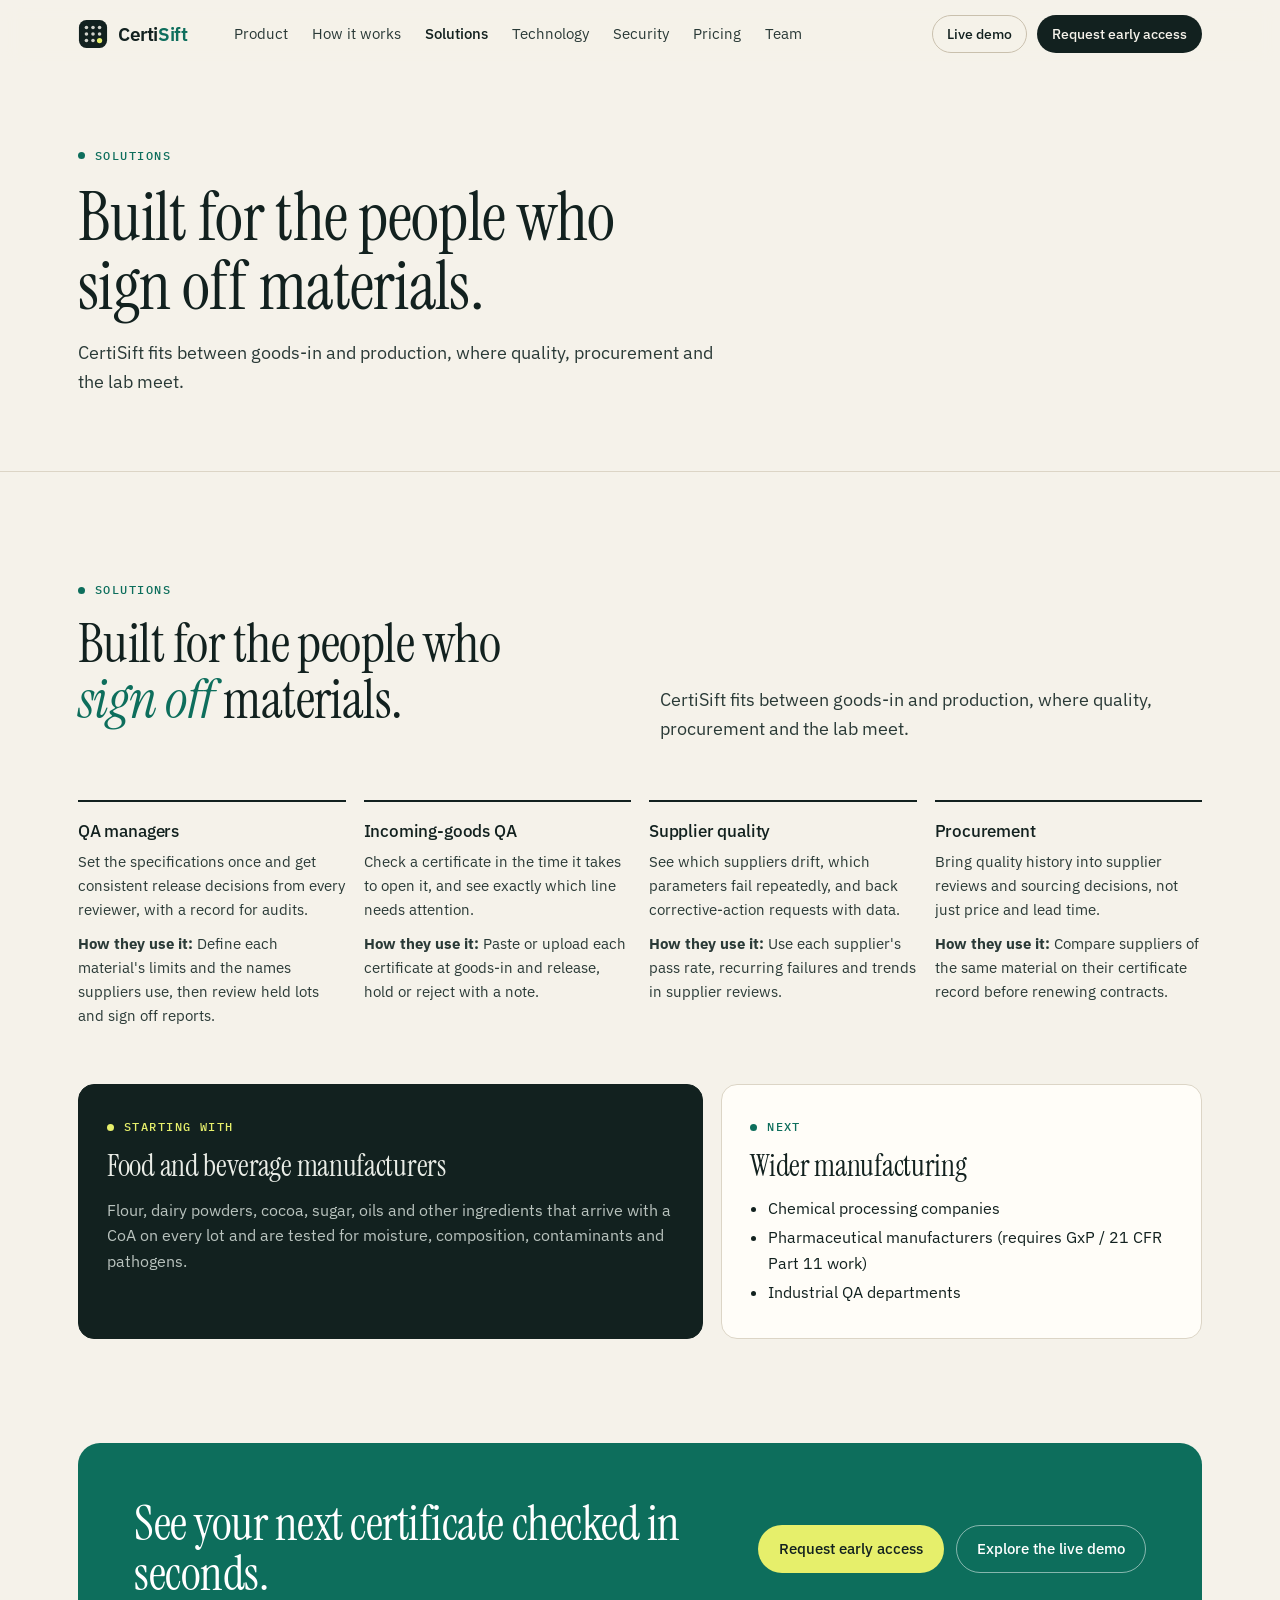
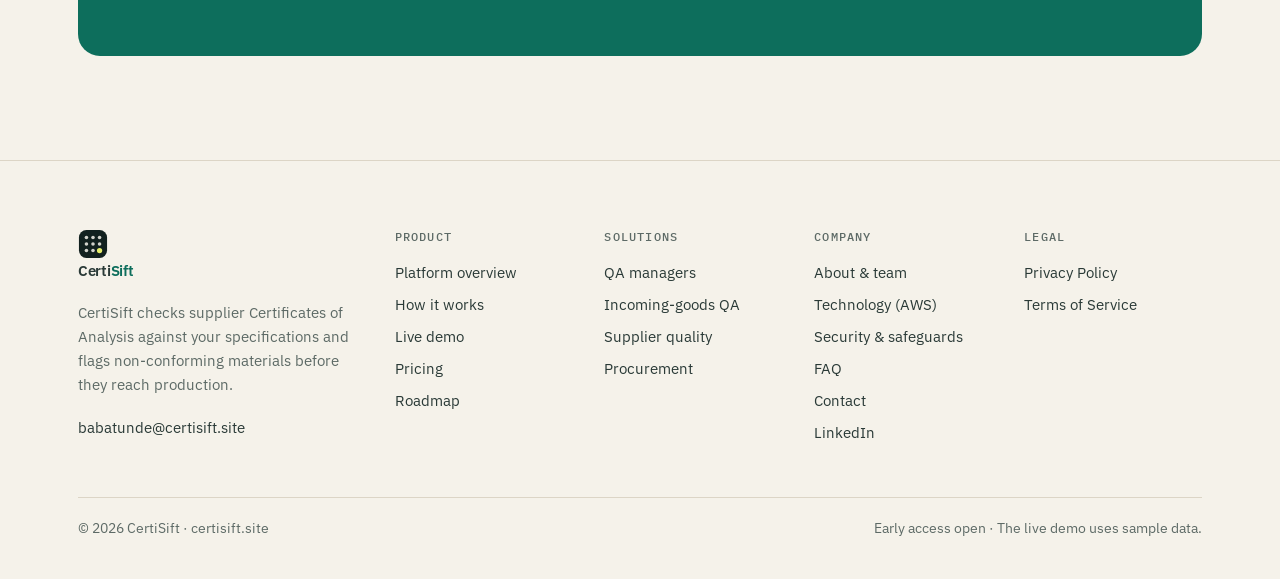
<file: solutions.html>
<!DOCTYPE html>
<html lang="en">
<head>
  <meta charset="utf-8">
  <meta name="viewport" content="width=device-width, initial-scale=1">
  <title>Solutions for QA, supplier quality and procurement | CertiSift</title>
  <meta name="description" content="How QA managers, incoming-goods QA, supplier quality and procurement teams at food and beverage manufacturers use CertiSift.">
  <link rel="canonical" href="https://www.certisift.site/solutions">
  <meta name="theme-color" content="#12211f">
  <meta property="og:type" content="website">
  <meta property="og:site_name" content="CertiSift">
  <meta property="og:title" content="Solutions for QA, supplier quality and procurement | CertiSift">
  <meta property="og:description" content="How QA managers, incoming-goods QA, supplier quality and procurement teams at food and beverage manufacturers use CertiSift.">
  <meta property="og:url" content="https://www.certisift.site/solutions">
  <meta name="twitter:card" content="summary">
  <meta name="twitter:title" content="Solutions for QA, supplier quality and procurement | CertiSift">
  <meta name="twitter:description" content="How QA managers, incoming-goods QA, supplier quality and procurement teams at food and beverage manufacturers use CertiSift.">
  <link rel="icon" href="assets/favicon.svg" type="image/svg+xml">
  <link rel="preconnect" href="https://fonts.googleapis.com">
  <link rel="preconnect" href="https://fonts.gstatic.com" crossorigin>
  <link href="https://fonts.googleapis.com/css2?family=IBM+Plex+Mono:wght@400;500;600&family=IBM+Plex+Sans:wght@400;500;600&family=Instrument+Serif:ital@0;1&display=swap" rel="stylesheet">
  <link rel="stylesheet" href="src/styles.css">
  <script type="application/ld+json">{"@context":"https://schema.org","@type":"Organization","name":"CertiSift","url":"https://www.certisift.site","logo":"https://www.certisift.site/assets/favicon.svg","description":"CertiSift is supplier quality verification software for food and beverage manufacturers. QA and incoming-goods teams use it to check every supplier Certificate of Analysis against their own specifications, catch out-of-spec, missing or suspicious results, and keep an auditable record before a material lot is released to production.","slogan":"Intelligent Quality Verification. Smarter Manufacturing.","foundingDate":"2026","founder":[{"@type":"Person","name":"Tijani Babatunde","jobTitle":"CEO"},{"@type":"Person","name":"Paul Okom","jobTitle":"CTO"}],"email":"babatunde@certisift.site","sameAs":["https://www.linkedin.com/company/certisift"]}</script>
</head>
<body>
  <a href="#main" class="sr-only">Skip to content</a>

  <header class="site-header" id="top">
    <div class="wrap nav">
      <a class="logo" href="./" aria-label="CertiSift home">
    <svg viewBox="0 0 32 32" aria-hidden="true">
      <rect x="1" y="1" width="30" height="30" rx="8" fill="#12211f"/>
      <circle cx="9" cy="9" r="1.9" fill="#f5f2ea" opacity="0.85"/><circle cx="16" cy="9" r="1.9" fill="#f5f2ea" opacity="0.85"/><circle cx="23" cy="9" r="1.9" fill="#f5f2ea" opacity="0.85"/><circle cx="9" cy="16" r="1.9" fill="#f5f2ea" opacity="0.85"/><circle cx="16" cy="16" r="1.9" fill="#f5f2ea" opacity="0.85"/><circle cx="23" cy="16" r="1.9" fill="#f5f2ea" opacity="0.85"/><circle cx="9" cy="23" r="1.9" fill="#f5f2ea" opacity="0.85"/><circle cx="16" cy="23" r="1.9" fill="#f5f2ea" opacity="0.85"/><circle cx="23" cy="23" r="2.8" fill="#e6ef6b" opacity="1"/>
    </svg><span>Certi<b>Sift</b></span></a>
      <nav class="nav-links" aria-label="Main"><a href="product">Product</a><a href="how-it-works">How it works</a><a href="solutions" aria-current="page">Solutions</a><a href="technology">Technology</a><a href="security">Security</a><a href="pricing">Pricing</a><a href="about">Team</a></nav>
      <div class="nav-cta"><a class="btn btn-ghost btn-sm" href="demo">Live demo</a><a class="btn btn-primary btn-sm" href="contact">Request early access</a></div>
      <button class="nav-toggle" aria-label="Open menu" aria-expanded="false" aria-controls="mobile-menu" data-menu><svg viewBox="0 0 24 24" fill="none" stroke="currentColor" stroke-width="1.7" stroke-linecap="round" stroke-linejoin="round" aria-hidden="true"><path d="M4 7h16M4 12h16M4 17h16"/></svg></button>
    </div>
    <div class="mobile-menu" id="mobile-menu"><a href="product">Product</a><a href="how-it-works">How it works</a><a href="solutions" aria-current="page">Solutions</a><a href="technology">Technology</a><a href="security">Security</a><a href="pricing">Pricing</a><a href="about">Team</a><div class="btns"><a class="btn btn-ghost btn-sm" href="demo">Live demo</a><a class="btn btn-primary btn-sm" href="contact">Request early access</a></div></div>
  </header>
  <main id="main">

    <section class="page-intro"><div class="wrap">
      <span class="eyebrow">Solutions</span>
      <h1>Built for the people who sign off materials.</h1>
      <p class="lede">CertiSift fits between goods-in and production, where quality, procurement and the lab meet.</p>
      
    </div></section>
    <section class="block" id="solutions">
      <div class="wrap">
        
        <div class="sec-head">
          <div><span class="eyebrow">Solutions</span><h2 class="title">Built for the people who <em>sign off</em> materials.</h2></div>
          <p class="lede">CertiSift fits between goods-in and production, where quality, procurement and the lab meet.</p>
        </div>
        <div class="roles"><div class="role" id="qa-managers"><h3>QA managers</h3><p>Set the specifications once and get consistent release decisions from every reviewer, with a record for audits.</p><p class="role-use"><b>How they use it:</b> Define each material's limits and the names suppliers use, then review held lots and sign off reports.</p></div><div class="role" id="incoming-goods"><h3>Incoming-goods QA</h3><p>Check a certificate in the time it takes to open it, and see exactly which line needs attention.</p><p class="role-use"><b>How they use it:</b> Paste or upload each certificate at goods-in and release, hold or reject with a note.</p></div><div class="role" id="supplier-quality"><h3>Supplier quality</h3><p>See which suppliers drift, which parameters fail repeatedly, and back corrective-action requests with data.</p><p class="role-use"><b>How they use it:</b> Use each supplier's pass rate, recurring failures and trends in supplier reviews.</p></div><div class="role" id="procurement"><h3>Procurement</h3><p>Bring quality history into supplier reviews and sourcing decisions, not just price and lead time.</p><p class="role-use"><b>How they use it:</b> Compare suppliers of the same material on their certificate record before renewing contracts.</p></div></div>
        <div class="industries">
          <div class="ind primary"><span class="eyebrow" style="color:var(--mark)">Starting with</span><h3>Food and beverage manufacturers</h3><p class="muted">Flour, dairy powders, cocoa, sugar, oils and other ingredients that arrive with a CoA on every lot and are tested for moisture, composition, contaminants and pathogens.</p></div>
          <div class="ind"><span class="eyebrow">Next</span><h3>Wider manufacturing</h3><ul><li>Chemical processing companies</li><li>Pharmaceutical manufacturers (requires GxP / 21 CFR Part 11 work)</li><li>Industrial QA departments</li></ul></div>
        </div>
        
      </div>
    </section>
    <div class="wrap"><div class="cta-band">
      <h2>See your next certificate checked in seconds.</h2>
      <div class="btns"><a class="btn btn-primary" href="contact">Request early access</a><a class="btn btn-ghost" href="demo#/try">Explore the live demo</a></div>
    </div></div>
  </main>

  <footer class="site-footer">
    <div class="wrap">
      <div class="foot-grid foot-grid-5">
        <div><a class="logo" href="./" aria-label="CertiSift home">
    <svg viewBox="0 0 32 32" aria-hidden="true">
      <rect x="1" y="1" width="30" height="30" rx="8" fill="#12211f"/>
      <circle cx="9" cy="9" r="1.9" fill="#f5f2ea" opacity="0.85"/><circle cx="16" cy="9" r="1.9" fill="#f5f2ea" opacity="0.85"/><circle cx="23" cy="9" r="1.9" fill="#f5f2ea" opacity="0.85"/><circle cx="9" cy="16" r="1.9" fill="#f5f2ea" opacity="0.85"/><circle cx="16" cy="16" r="1.9" fill="#f5f2ea" opacity="0.85"/><circle cx="23" cy="16" r="1.9" fill="#f5f2ea" opacity="0.85"/><circle cx="9" cy="23" r="1.9" fill="#f5f2ea" opacity="0.85"/><circle cx="16" cy="23" r="1.9" fill="#f5f2ea" opacity="0.85"/><circle cx="23" cy="23" r="2.8" fill="#e6ef6b" opacity="1"/>
    </svg><span>Certi<b>Sift</b></span></a><p class="muted" style="max-width:34ch;margin-top:14px;font-size:15px">CertiSift checks supplier Certificates of Analysis against your specifications and flags non-conforming materials before they reach production.</p><a href="mailto:babatunde@certisift.site">babatunde@certisift.site</a></div>
        <div><h4>Product</h4><a href="product">Platform overview</a><a href="how-it-works">How it works</a><a href="demo">Live demo</a><a href="pricing">Pricing</a><a href="about#roadmap">Roadmap</a></div>
        <div><h4>Solutions</h4><a href="solutions#qa-managers">QA managers</a><a href="solutions#incoming-goods">Incoming-goods QA</a><a href="solutions#supplier-quality">Supplier quality</a><a href="solutions#procurement">Procurement</a></div>
        <div><h4>Company</h4><a href="about">About &amp; team</a><a href="technology">Technology (AWS)</a><a href="security">Security &amp; safeguards</a><a href="contact#faq">FAQ</a><a href="contact">Contact</a><a href="https://www.linkedin.com/company/certisift" rel="noopener">LinkedIn</a></div>
        <div><h4>Legal</h4><a href="privacy">Privacy Policy</a><a href="terms">Terms of Service</a></div>
      </div>
      <div class="foot-base"><span>© 2026 CertiSift · certisift.site</span><span>Early access open · The live demo uses sample data.</span></div>
    </div>
  </footer>
  <script src="src/page.js" defer></script>
</body>
</html>
</file>
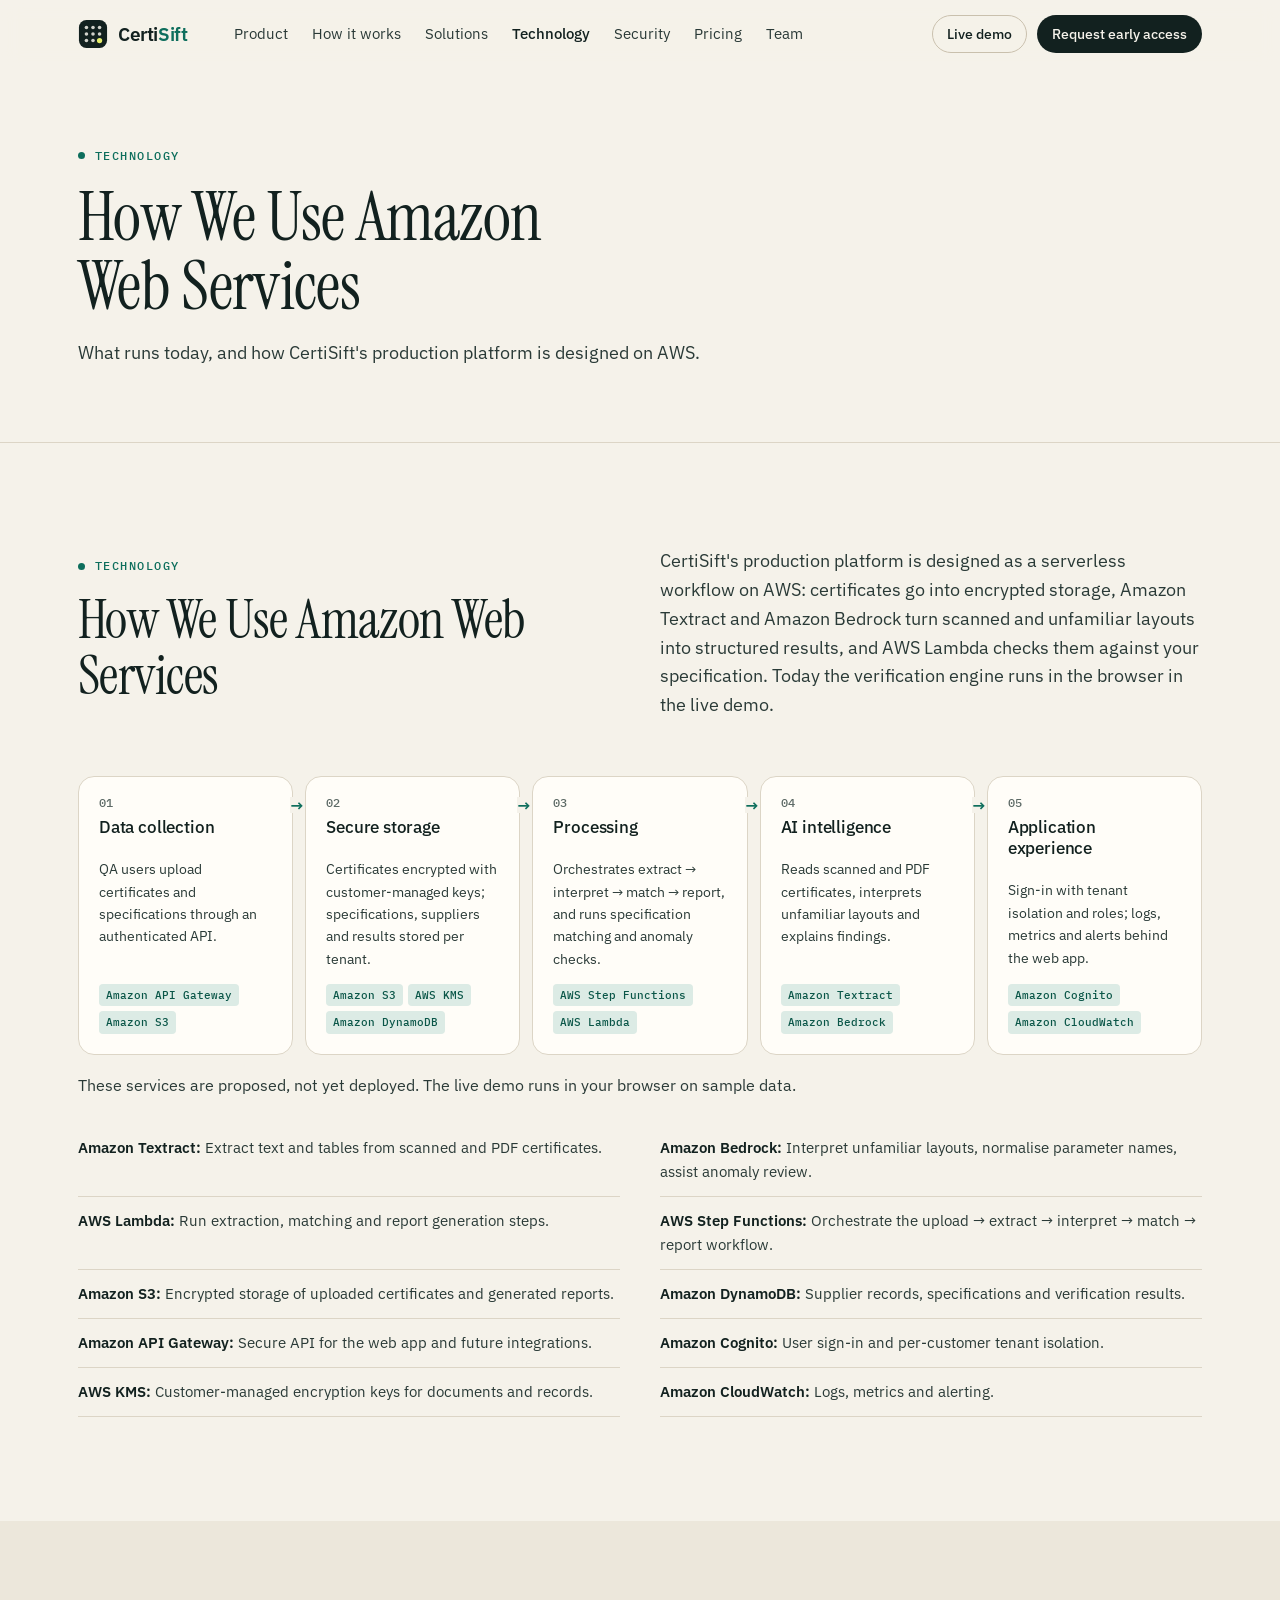
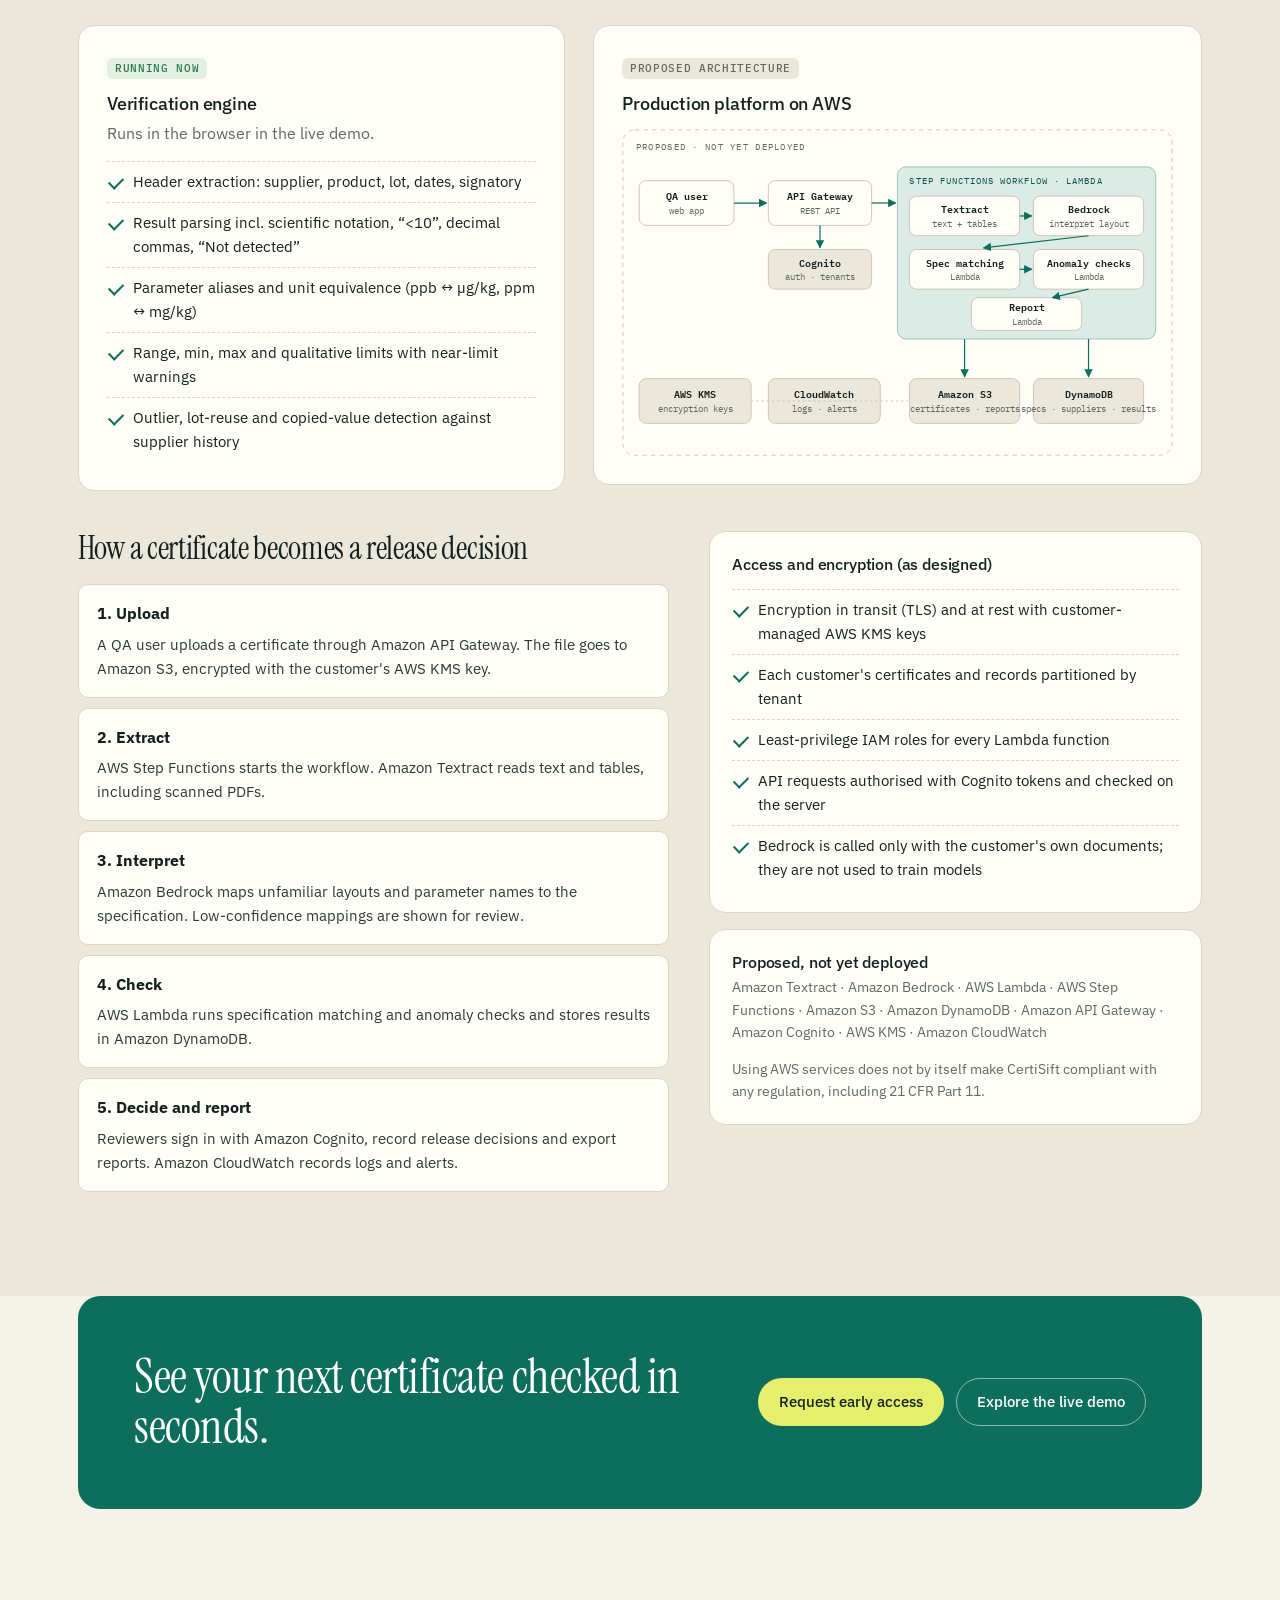
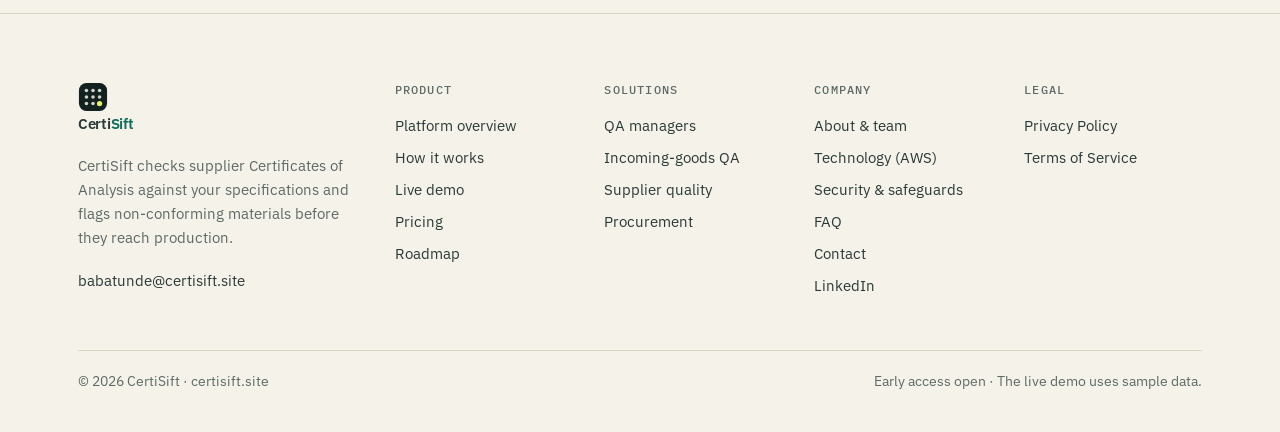
<file: technology.html>
<!DOCTYPE html>
<html lang="en">
<head>
  <meta charset="utf-8">
  <meta name="viewport" content="width=device-width, initial-scale=1">
  <title>How we use Amazon Web Services | CertiSift</title>
  <meta name="description" content="CertiSift&#39;s proposed AWS architecture: Amazon Textract, Amazon Bedrock, AWS Lambda, AWS Step Functions, Amazon S3, Amazon DynamoDB, API Gateway, Cognito, AWS KMS and CloudWatch.">
  <link rel="canonical" href="https://www.certisift.site/technology">
  <meta name="theme-color" content="#12211f">
  <meta property="og:type" content="website">
  <meta property="og:site_name" content="CertiSift">
  <meta property="og:title" content="How we use Amazon Web Services | CertiSift">
  <meta property="og:description" content="CertiSift&#39;s proposed AWS architecture: Amazon Textract, Amazon Bedrock, AWS Lambda, AWS Step Functions, Amazon S3, Amazon DynamoDB, API Gateway, Cognito, AWS KMS and CloudWatch.">
  <meta property="og:url" content="https://www.certisift.site/technology">
  <meta name="twitter:card" content="summary">
  <meta name="twitter:title" content="How we use Amazon Web Services | CertiSift">
  <meta name="twitter:description" content="CertiSift&#39;s proposed AWS architecture: Amazon Textract, Amazon Bedrock, AWS Lambda, AWS Step Functions, Amazon S3, Amazon DynamoDB, API Gateway, Cognito, AWS KMS and CloudWatch.">
  <link rel="icon" href="assets/favicon.svg" type="image/svg+xml">
  <link rel="preconnect" href="https://fonts.googleapis.com">
  <link rel="preconnect" href="https://fonts.gstatic.com" crossorigin>
  <link href="https://fonts.googleapis.com/css2?family=IBM+Plex+Mono:wght@400;500;600&family=IBM+Plex+Sans:wght@400;500;600&family=Instrument+Serif:ital@0;1&display=swap" rel="stylesheet">
  <link rel="stylesheet" href="src/styles.css">
  <script type="application/ld+json">{"@context":"https://schema.org","@type":"Organization","name":"CertiSift","url":"https://www.certisift.site","logo":"https://www.certisift.site/assets/favicon.svg","description":"CertiSift is supplier quality verification software for food and beverage manufacturers. QA and incoming-goods teams use it to check every supplier Certificate of Analysis against their own specifications, catch out-of-spec, missing or suspicious results, and keep an auditable record before a material lot is released to production.","slogan":"Intelligent Quality Verification. Smarter Manufacturing.","foundingDate":"2026","founder":[{"@type":"Person","name":"Tijani Babatunde","jobTitle":"CEO"},{"@type":"Person","name":"Paul Okom","jobTitle":"CTO"}],"email":"babatunde@certisift.site","sameAs":["https://www.linkedin.com/company/certisift"]}</script>
</head>
<body>
  <a href="#main" class="sr-only">Skip to content</a>

  <header class="site-header" id="top">
    <div class="wrap nav">
      <a class="logo" href="./" aria-label="CertiSift home">
    <svg viewBox="0 0 32 32" aria-hidden="true">
      <rect x="1" y="1" width="30" height="30" rx="8" fill="#12211f"/>
      <circle cx="9" cy="9" r="1.9" fill="#f5f2ea" opacity="0.85"/><circle cx="16" cy="9" r="1.9" fill="#f5f2ea" opacity="0.85"/><circle cx="23" cy="9" r="1.9" fill="#f5f2ea" opacity="0.85"/><circle cx="9" cy="16" r="1.9" fill="#f5f2ea" opacity="0.85"/><circle cx="16" cy="16" r="1.9" fill="#f5f2ea" opacity="0.85"/><circle cx="23" cy="16" r="1.9" fill="#f5f2ea" opacity="0.85"/><circle cx="9" cy="23" r="1.9" fill="#f5f2ea" opacity="0.85"/><circle cx="16" cy="23" r="1.9" fill="#f5f2ea" opacity="0.85"/><circle cx="23" cy="23" r="2.8" fill="#e6ef6b" opacity="1"/>
    </svg><span>Certi<b>Sift</b></span></a>
      <nav class="nav-links" aria-label="Main"><a href="product">Product</a><a href="how-it-works">How it works</a><a href="solutions">Solutions</a><a href="technology" aria-current="page">Technology</a><a href="security">Security</a><a href="pricing">Pricing</a><a href="about">Team</a></nav>
      <div class="nav-cta"><a class="btn btn-ghost btn-sm" href="demo">Live demo</a><a class="btn btn-primary btn-sm" href="contact">Request early access</a></div>
      <button class="nav-toggle" aria-label="Open menu" aria-expanded="false" aria-controls="mobile-menu" data-menu><svg viewBox="0 0 24 24" fill="none" stroke="currentColor" stroke-width="1.7" stroke-linecap="round" stroke-linejoin="round" aria-hidden="true"><path d="M4 7h16M4 12h16M4 17h16"/></svg></button>
    </div>
    <div class="mobile-menu" id="mobile-menu"><a href="product">Product</a><a href="how-it-works">How it works</a><a href="solutions">Solutions</a><a href="technology" aria-current="page">Technology</a><a href="security">Security</a><a href="pricing">Pricing</a><a href="about">Team</a><div class="btns"><a class="btn btn-ghost btn-sm" href="demo">Live demo</a><a class="btn btn-primary btn-sm" href="contact">Request early access</a></div></div>
  </header>
  <main id="main">

    <section class="page-intro"><div class="wrap">
      <span class="eyebrow">Technology</span>
      <h1>How We Use Amazon Web Services</h1>
      <p class="lede">What runs today, and how CertiSift's production platform is designed on AWS.</p>
      
    </div></section>
    <section class="block" id="technology">
      <div class="wrap">
        
        <div class="sec-head">
          <div><span class="eyebrow">Technology</span><h2 class="title">How We Use Amazon Web Services</h2></div>
          <p class="lede">CertiSift's production platform is designed as a serverless workflow on AWS: certificates go into encrypted storage, Amazon Textract and Amazon Bedrock turn scanned and unfamiliar layouts into structured results, and AWS Lambda checks them against your specification. Today the verification engine runs in the browser in the live demo.</p>
        </div>
        <ol class="pipeline"><li class="pipe"><span class="pipe-n">01</span><h3>Data collection</h3><p>QA users upload certificates and specifications through an authenticated API.</p><div class="pipe-svcs"><span>Amazon API Gateway</span><span>Amazon S3</span></div></li><li class="pipe"><span class="pipe-n">02</span><h3>Secure storage</h3><p>Certificates encrypted with customer-managed keys; specifications, suppliers and results stored per tenant.</p><div class="pipe-svcs"><span>Amazon S3</span><span>AWS KMS</span><span>Amazon DynamoDB</span></div></li><li class="pipe"><span class="pipe-n">03</span><h3>Processing</h3><p>Orchestrates extract → interpret → match → report, and runs specification matching and anomaly checks.</p><div class="pipe-svcs"><span>AWS Step Functions</span><span>AWS Lambda</span></div></li><li class="pipe"><span class="pipe-n">04</span><h3>AI intelligence</h3><p>Reads scanned and PDF certificates, interprets unfamiliar layouts and explains findings.</p><div class="pipe-svcs"><span>Amazon Textract</span><span>Amazon Bedrock</span></div></li><li class="pipe"><span class="pipe-n">05</span><h3>Application experience</h3><p>Sign-in with tenant isolation and roles; logs, metrics and alerts behind the web app.</p><div class="pipe-svcs"><span>Amazon Cognito</span><span>Amazon CloudWatch</span></div></li></ol>
        <p class="pipe-note">These services are proposed, not yet deployed. The live demo runs in your browser on sample data.</p>
        <ul class="svc-list"><li><b>Amazon Textract:</b> Extract text and tables from scanned and PDF certificates.</li><li><b>Amazon Bedrock:</b> Interpret unfamiliar layouts, normalise parameter names, assist anomaly review.</li><li><b>AWS Lambda:</b> Run extraction, matching and report generation steps.</li><li><b>AWS Step Functions:</b> Orchestrate the upload → extract → interpret → match → report workflow.</li><li><b>Amazon S3:</b> Encrypted storage of uploaded certificates and generated reports.</li><li><b>Amazon DynamoDB:</b> Supplier records, specifications and verification results.</li><li><b>Amazon API Gateway:</b> Secure API for the web app and future integrations.</li><li><b>Amazon Cognito:</b> User sign-in and per-customer tenant isolation.</li><li><b>AWS KMS:</b> Customer-managed encryption keys for documents and records.</li><li><b>Amazon CloudWatch:</b> Logs, metrics and alerting.</li></ul>
      </div>
    </section>
    <section class="block alt">
      <div class="wrap">
        <div class="tech-grid">
          <div class="tech-card">
            <span class="badge implemented">Running now</span>
            <h3 style="margin-top:12px">Verification engine</h3>
            <p class="muted" style="margin:0">Runs in the browser in the live demo.</p>
            <ul class="check-list">
              <li>Header extraction: supplier, product, lot, dates, signatory</li>
              <li>Result parsing incl. scientific notation, “&lt;10”, decimal commas, “Not detected”</li>
              <li>Parameter aliases and unit equivalence (ppb ↔ µg/kg, ppm ↔ mg/kg)</li>
              <li>Range, min, max and qualitative limits with near-limit warnings</li>
              <li>Outlier, lot-reuse and copied-value detection against supplier history</li>
            </ul>
          </div>
          <div class="tech-card">
            <span class="badge proposed">Proposed architecture</span>
            <h3 style="margin:12px 0 14px">Production platform on AWS</h3>
            <svg class="arch" viewBox="0 0 640 380" role="img" aria-label="Proposed AWS architecture for CertiSift">
      <defs><marker id="ah" viewBox="0 0 10 10" refX="9" refY="5" markerWidth="7" markerHeight="7" orient="auto"><path d="M0,0 L10,5 L0,10 z" fill="#0d6e5c"/></marker></defs>
      <rect x="1" y="1" width="638" height="378" rx="14" fill="none" stroke="#c9c0ad" stroke-dasharray="5 5"/>
      <text x="16" y="24" font-size="10.5" fill="#5d6a66" letter-spacing="1.5">PROPOSED · NOT YET DEPLOYED</text>
      <g><rect x="20" y="60" width="110" height="52" rx="8" fill="#fffdf8" stroke="#c9c0ad"/><text x="75" y="83" text-anchor="middle" font-size="12" font-weight="600" fill="#12211f">QA user</text><text x="75" y="99" text-anchor="middle" font-size="10" fill="#5d6a66">web app</text></g>
      <g><rect x="170" y="60" width="120" height="52" rx="8" fill="#fffdf8" stroke="#c9c0ad"/><text x="230" y="83" text-anchor="middle" font-size="12" font-weight="600" fill="#12211f">API Gateway</text><text x="230" y="99" text-anchor="middle" font-size="10" fill="#5d6a66">REST API</text></g>
      <g><rect x="170" y="140" width="120" height="46" rx="8" fill="#ece7db" stroke="#c9c0ad"/><text x="230" y="160" text-anchor="middle" font-size="12" font-weight="600" fill="#12211f">Cognito</text><text x="230" y="176" text-anchor="middle" font-size="10" fill="#5d6a66">auth · tenants</text></g>
      <line x1="130" y1="86" x2="168" y2="86" stroke="#0d6e5c" stroke-width="1.4" marker-end="url(#ah)"/>
      <line x1="230" y1="112" x2="230" y2="138" stroke="#0d6e5c" stroke-width="1.4" marker-end="url(#ah)"/>
      <rect x="320" y="44" width="300" height="200" rx="10" fill="#dcebe5" stroke="#0d6e5c" stroke-opacity=".4"/>
      <text x="334" y="64" font-size="10.5" fill="#0a5648" letter-spacing="1.2">STEP FUNCTIONS WORKFLOW · LAMBDA</text>
      <g><rect x="334" y="78" width="128" height="46" rx="8" fill="#fffdf8" stroke="#c9c0ad"/><text x="398" y="98" text-anchor="middle" font-size="12" font-weight="600" fill="#12211f">Textract</text><text x="398" y="114" text-anchor="middle" font-size="10" fill="#5d6a66">text + tables</text></g>
      <g><rect x="478" y="78" width="128" height="46" rx="8" fill="#fffdf8" stroke="#c9c0ad"/><text x="542" y="98" text-anchor="middle" font-size="12" font-weight="600" fill="#12211f">Bedrock</text><text x="542" y="114" text-anchor="middle" font-size="10" fill="#5d6a66">interpret layout</text></g>
      <g><rect x="334" y="140" width="128" height="46" rx="8" fill="#fffdf8" stroke="#c9c0ad"/><text x="398" y="160" text-anchor="middle" font-size="12" font-weight="600" fill="#12211f">Spec matching</text><text x="398" y="176" text-anchor="middle" font-size="10" fill="#5d6a66">Lambda</text></g>
      <g><rect x="478" y="140" width="128" height="46" rx="8" fill="#fffdf8" stroke="#c9c0ad"/><text x="542" y="160" text-anchor="middle" font-size="12" font-weight="600" fill="#12211f">Anomaly checks</text><text x="542" y="176" text-anchor="middle" font-size="10" fill="#5d6a66">Lambda</text></g>
      <g><rect x="406" y="196" width="128" height="38" rx="8" fill="#fffdf8" stroke="#c9c0ad"/><text x="470" y="212" text-anchor="middle" font-size="12" font-weight="600" fill="#12211f">Report</text><text x="470" y="228" text-anchor="middle" font-size="10" fill="#5d6a66">Lambda</text></g>
      <line x1="462" y1="101" x2="476" y2="101" stroke="#0d6e5c" stroke-width="1.4" marker-end="url(#ah)"/><line x1="542" y1="124" x2="420" y2="138" stroke="#0d6e5c" stroke-width="1.4" marker-end="url(#ah)"/><line x1="462" y1="163" x2="476" y2="163" stroke="#0d6e5c" stroke-width="1.4" marker-end="url(#ah)"/><line x1="542" y1="186" x2="500" y2="196" stroke="#0d6e5c" stroke-width="1.4" marker-end="url(#ah)"/>
      <line x1="290" y1="86" x2="318" y2="86" stroke="#0d6e5c" stroke-width="1.4" marker-end="url(#ah)"/>
      <g><rect x="334" y="290" width="128" height="52" rx="8" fill="#ece7db" stroke="#c9c0ad"/><text x="398" y="313" text-anchor="middle" font-size="12" font-weight="600" fill="#12211f">Amazon S3</text><text x="398" y="329" text-anchor="middle" font-size="10" fill="#5d6a66">certificates · reports</text></g>
      <g><rect x="478" y="290" width="128" height="52" rx="8" fill="#ece7db" stroke="#c9c0ad"/><text x="542" y="313" text-anchor="middle" font-size="12" font-weight="600" fill="#12211f">DynamoDB</text><text x="542" y="329" text-anchor="middle" font-size="10" fill="#5d6a66">specs · suppliers · results</text></g>
      <line x1="398" y1="244" x2="398" y2="288" stroke="#0d6e5c" stroke-width="1.4" marker-end="url(#ah)"/><line x1="542" y1="244" x2="542" y2="288" stroke="#0d6e5c" stroke-width="1.4" marker-end="url(#ah)"/>
      <g><rect x="20" y="290" width="130" height="52" rx="8" fill="#ece7db" stroke="#c9c0ad"/><text x="85" y="313" text-anchor="middle" font-size="12" font-weight="600" fill="#12211f">AWS KMS</text><text x="85" y="329" text-anchor="middle" font-size="10" fill="#5d6a66">encryption keys</text></g>
      <g><rect x="170" y="290" width="130" height="52" rx="8" fill="#ece7db" stroke="#c9c0ad"/><text x="235" y="313" text-anchor="middle" font-size="12" font-weight="600" fill="#12211f">CloudWatch</text><text x="235" y="329" text-anchor="middle" font-size="10" fill="#5d6a66">logs · alerts</text></g>
      <line x1="150" y1="316" x2="332" y2="316" stroke="#c9c0ad" stroke-dasharray="3 3"/>
    </svg>
          </div>
        </div>
        <div class="tech-detail">
          <div>
            <h2 class="sub-h">How a certificate becomes a release decision</h2>
            <ol class="dflow"><li><b>1. Upload</b><p>A QA user uploads a certificate through Amazon API Gateway. The file goes to Amazon S3, encrypted with the customer's AWS KMS key.</p></li><li><b>2. Extract</b><p>AWS Step Functions starts the workflow. Amazon Textract reads text and tables, including scanned PDFs.</p></li><li><b>3. Interpret</b><p>Amazon Bedrock maps unfamiliar layouts and parameter names to the specification. Low-confidence mappings are shown for review.</p></li><li><b>4. Check</b><p>AWS Lambda runs specification matching and anomaly checks and stores results in Amazon DynamoDB.</p></li><li><b>5. Decide and report</b><p>Reviewers sign in with Amazon Cognito, record release decisions and export reports. Amazon CloudWatch records logs and alerts.</p></li></ol>
          </div>
          <div class="side-cards">
            <div class="card"><h2>Access and encryption (as designed)</h2><ul class="check-list"><li>Encryption in transit (TLS) and at rest with customer-managed AWS KMS keys</li><li>Each customer's certificates and records partitioned by tenant</li><li>Least-privilege IAM roles for every Lambda function</li><li>API requests authorised with Cognito tokens and checked on the server</li><li>Bedrock is called only with the customer's own documents; they are not used to train models</li></ul></div>
            <div class="card"><h2>Proposed, not yet deployed</h2><p class="sub">Amazon Textract · Amazon Bedrock · AWS Lambda · AWS Step Functions · Amazon S3 · Amazon DynamoDB · Amazon API Gateway · Amazon Cognito · AWS KMS · Amazon CloudWatch</p><p class="sub" style="margin:0">Using AWS services does not by itself make CertiSift compliant with any regulation, including 21 CFR Part 11.</p></div>
          </div>
        </div>
      </div>
    </section>
    <div class="wrap"><div class="cta-band">
      <h2>See your next certificate checked in seconds.</h2>
      <div class="btns"><a class="btn btn-primary" href="contact">Request early access</a><a class="btn btn-ghost" href="demo#/try">Explore the live demo</a></div>
    </div></div>
  </main>

  <footer class="site-footer">
    <div class="wrap">
      <div class="foot-grid foot-grid-5">
        <div><a class="logo" href="./" aria-label="CertiSift home">
    <svg viewBox="0 0 32 32" aria-hidden="true">
      <rect x="1" y="1" width="30" height="30" rx="8" fill="#12211f"/>
      <circle cx="9" cy="9" r="1.9" fill="#f5f2ea" opacity="0.85"/><circle cx="16" cy="9" r="1.9" fill="#f5f2ea" opacity="0.85"/><circle cx="23" cy="9" r="1.9" fill="#f5f2ea" opacity="0.85"/><circle cx="9" cy="16" r="1.9" fill="#f5f2ea" opacity="0.85"/><circle cx="16" cy="16" r="1.9" fill="#f5f2ea" opacity="0.85"/><circle cx="23" cy="16" r="1.9" fill="#f5f2ea" opacity="0.85"/><circle cx="9" cy="23" r="1.9" fill="#f5f2ea" opacity="0.85"/><circle cx="16" cy="23" r="1.9" fill="#f5f2ea" opacity="0.85"/><circle cx="23" cy="23" r="2.8" fill="#e6ef6b" opacity="1"/>
    </svg><span>Certi<b>Sift</b></span></a><p class="muted" style="max-width:34ch;margin-top:14px;font-size:15px">CertiSift checks supplier Certificates of Analysis against your specifications and flags non-conforming materials before they reach production.</p><a href="mailto:babatunde@certisift.site">babatunde@certisift.site</a></div>
        <div><h4>Product</h4><a href="product">Platform overview</a><a href="how-it-works">How it works</a><a href="demo">Live demo</a><a href="pricing">Pricing</a><a href="about#roadmap">Roadmap</a></div>
        <div><h4>Solutions</h4><a href="solutions#qa-managers">QA managers</a><a href="solutions#incoming-goods">Incoming-goods QA</a><a href="solutions#supplier-quality">Supplier quality</a><a href="solutions#procurement">Procurement</a></div>
        <div><h4>Company</h4><a href="about">About &amp; team</a><a href="technology">Technology (AWS)</a><a href="security">Security &amp; safeguards</a><a href="contact#faq">FAQ</a><a href="contact">Contact</a><a href="https://www.linkedin.com/company/certisift" rel="noopener">LinkedIn</a></div>
        <div><h4>Legal</h4><a href="privacy">Privacy Policy</a><a href="terms">Terms of Service</a></div>
      </div>
      <div class="foot-base"><span>© 2026 CertiSift · certisift.site</span><span>Early access open · The live demo uses sample data.</span></div>
    </div>
  </footer>
  <script src="src/page.js" defer></script>
</body>
</html>
</file>
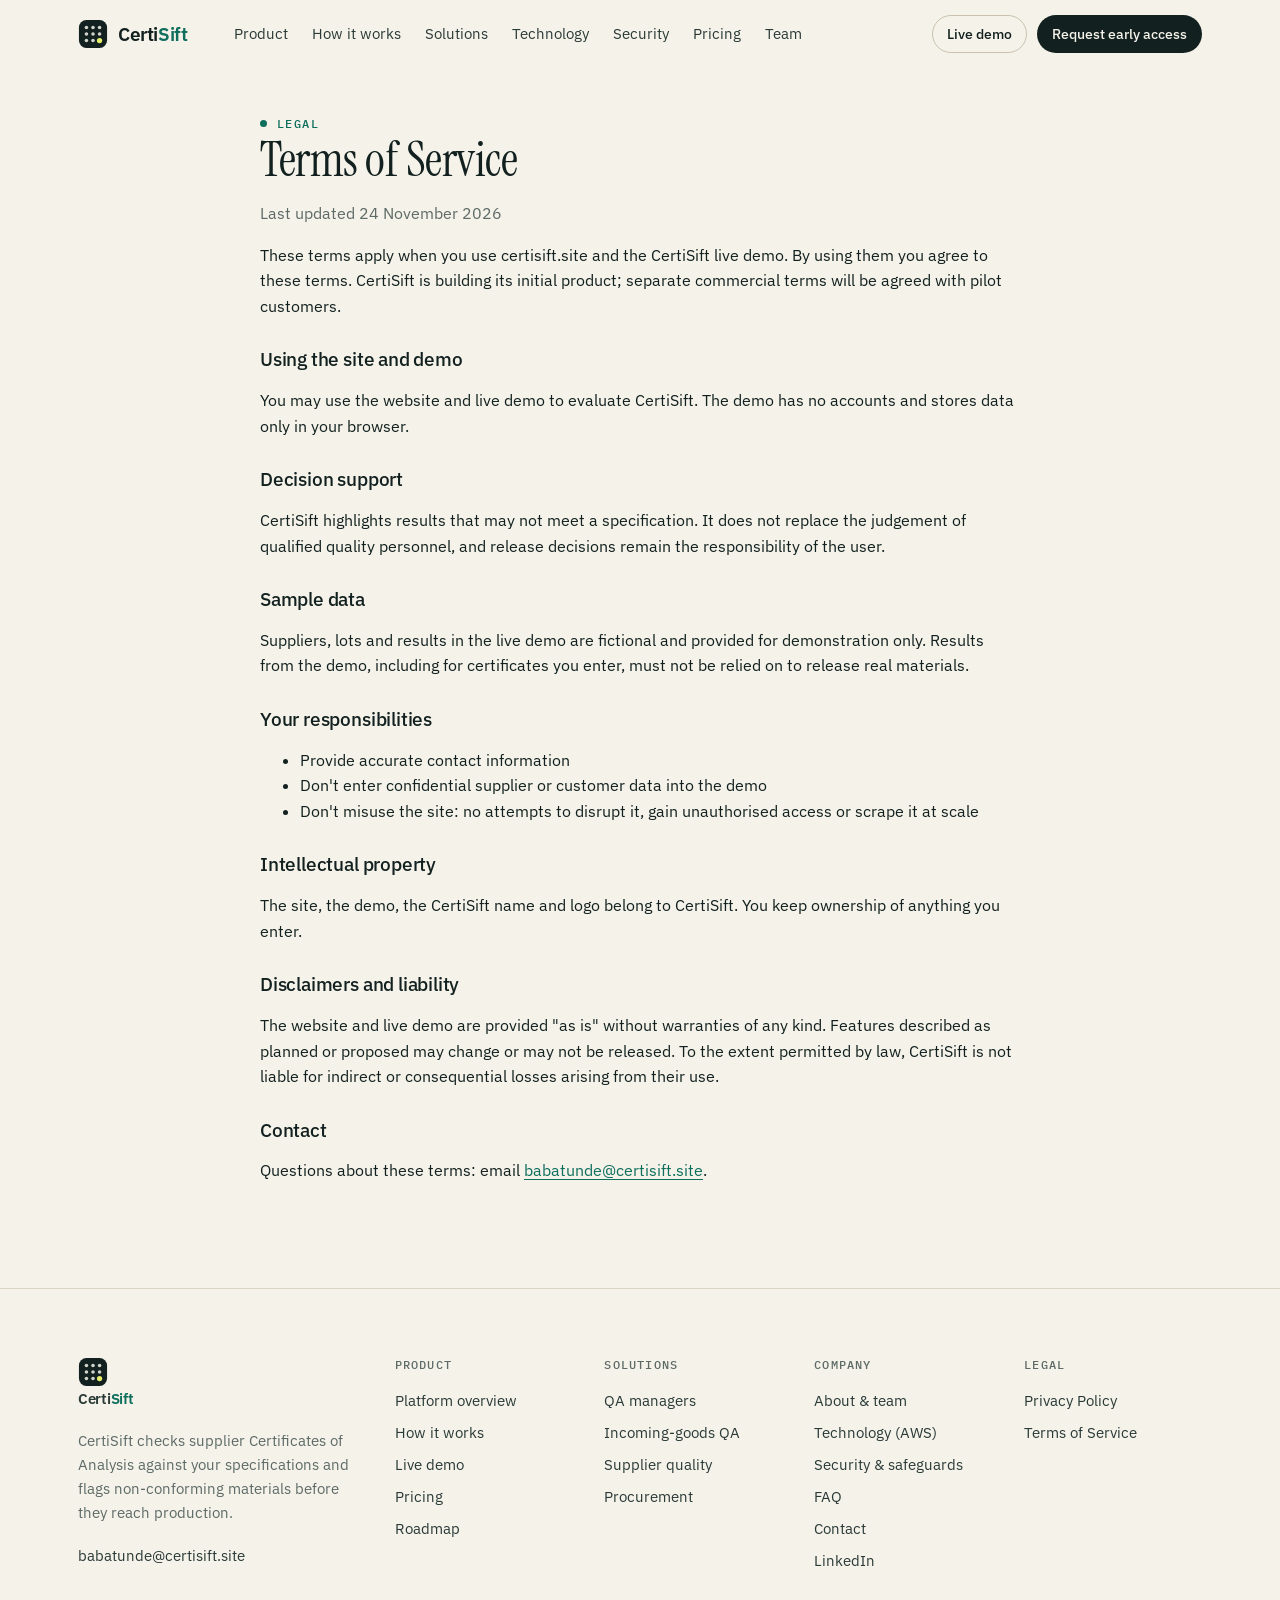
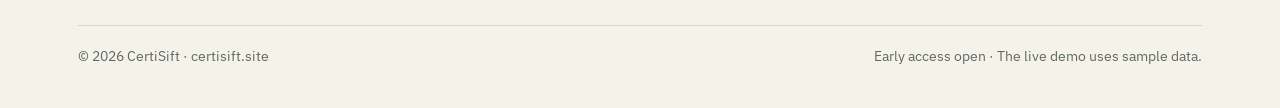
<file: terms.html>
<!DOCTYPE html>
<html lang="en">
<head>
  <meta charset="utf-8">
  <meta name="viewport" content="width=device-width, initial-scale=1">
  <title>Terms of Service | CertiSift</title>
  <meta name="description" content="The terms that apply when you use certisift.site and the CertiSift live demo.">
  <link rel="canonical" href="https://www.certisift.site/terms">
  <meta name="theme-color" content="#12211f">
  <meta property="og:type" content="website">
  <meta property="og:site_name" content="CertiSift">
  <meta property="og:title" content="Terms of Service | CertiSift">
  <meta property="og:description" content="The terms that apply when you use certisift.site and the CertiSift live demo.">
  <meta property="og:url" content="https://www.certisift.site/terms">
  <meta name="twitter:card" content="summary">
  <meta name="twitter:title" content="Terms of Service | CertiSift">
  <meta name="twitter:description" content="The terms that apply when you use certisift.site and the CertiSift live demo.">
  <link rel="icon" href="assets/favicon.svg" type="image/svg+xml">
  <link rel="preconnect" href="https://fonts.googleapis.com">
  <link rel="preconnect" href="https://fonts.gstatic.com" crossorigin>
  <link href="https://fonts.googleapis.com/css2?family=IBM+Plex+Mono:wght@400;500;600&family=IBM+Plex+Sans:wght@400;500;600&family=Instrument+Serif:ital@0;1&display=swap" rel="stylesheet">
  <link rel="stylesheet" href="src/styles.css">
  <script type="application/ld+json">{"@context":"https://schema.org","@type":"Organization","name":"CertiSift","url":"https://www.certisift.site","logo":"https://www.certisift.site/assets/favicon.svg","description":"CertiSift is supplier quality verification software for food and beverage manufacturers. QA and incoming-goods teams use it to check every supplier Certificate of Analysis against their own specifications, catch out-of-spec, missing or suspicious results, and keep an auditable record before a material lot is released to production.","slogan":"Intelligent Quality Verification. Smarter Manufacturing.","foundingDate":"2026","founder":[{"@type":"Person","name":"Tijani Babatunde","jobTitle":"CEO"},{"@type":"Person","name":"Paul Okom","jobTitle":"CTO"}],"email":"babatunde@certisift.site","sameAs":["https://www.linkedin.com/company/certisift"]}</script>
</head>
<body>
  <a href="#main" class="sr-only">Skip to content</a>

  <header class="site-header" id="top">
    <div class="wrap nav">
      <a class="logo" href="./" aria-label="CertiSift home">
    <svg viewBox="0 0 32 32" aria-hidden="true">
      <rect x="1" y="1" width="30" height="30" rx="8" fill="#12211f"/>
      <circle cx="9" cy="9" r="1.9" fill="#f5f2ea" opacity="0.85"/><circle cx="16" cy="9" r="1.9" fill="#f5f2ea" opacity="0.85"/><circle cx="23" cy="9" r="1.9" fill="#f5f2ea" opacity="0.85"/><circle cx="9" cy="16" r="1.9" fill="#f5f2ea" opacity="0.85"/><circle cx="16" cy="16" r="1.9" fill="#f5f2ea" opacity="0.85"/><circle cx="23" cy="16" r="1.9" fill="#f5f2ea" opacity="0.85"/><circle cx="9" cy="23" r="1.9" fill="#f5f2ea" opacity="0.85"/><circle cx="16" cy="23" r="1.9" fill="#f5f2ea" opacity="0.85"/><circle cx="23" cy="23" r="2.8" fill="#e6ef6b" opacity="1"/>
    </svg><span>Certi<b>Sift</b></span></a>
      <nav class="nav-links" aria-label="Main"><a href="product">Product</a><a href="how-it-works">How it works</a><a href="solutions">Solutions</a><a href="technology">Technology</a><a href="security">Security</a><a href="pricing">Pricing</a><a href="about">Team</a></nav>
      <div class="nav-cta"><a class="btn btn-ghost btn-sm" href="demo">Live demo</a><a class="btn btn-primary btn-sm" href="contact">Request early access</a></div>
      <button class="nav-toggle" aria-label="Open menu" aria-expanded="false" aria-controls="mobile-menu" data-menu><svg viewBox="0 0 24 24" fill="none" stroke="currentColor" stroke-width="1.7" stroke-linecap="round" stroke-linejoin="round" aria-hidden="true"><path d="M4 7h16M4 12h16M4 17h16"/></svg></button>
    </div>
    <div class="mobile-menu" id="mobile-menu"><a href="product">Product</a><a href="how-it-works">How it works</a><a href="solutions">Solutions</a><a href="technology">Technology</a><a href="security">Security</a><a href="pricing">Pricing</a><a href="about">Team</a><div class="btns"><a class="btn btn-ghost btn-sm" href="demo">Live demo</a><a class="btn btn-primary btn-sm" href="contact">Request early access</a></div></div>
  </header>
  <main id="main">

    <section class="wrap legal">
      <span class="eyebrow">Legal</span>
      <h1>Terms of Service</h1>
      <p class="muted">Last updated 24 November 2026</p>
      <p>These terms apply when you use certisift.site and the CertiSift live demo. By using them you agree to these terms. CertiSift is building its initial product; separate commercial terms will be agreed with pilot customers.</p>
      <h2>Using the site and demo</h2><p>You may use the website and live demo to evaluate CertiSift. The demo has no accounts and stores data only in your browser.</p><h2>Decision support</h2><p>CertiSift highlights results that may not meet a specification. It does not replace the judgement of qualified quality personnel, and release decisions remain the responsibility of the user.</p><h2>Sample data</h2><p>Suppliers, lots and results in the live demo are fictional and provided for demonstration only. Results from the demo, including for certificates you enter, must not be relied on to release real materials.</p><h2>Your responsibilities</h2><ul><li>Provide accurate contact information</li><li>Don't enter confidential supplier or customer data into the demo</li><li>Don't misuse the site: no attempts to disrupt it, gain unauthorised access or scrape it at scale</li></ul><h2>Intellectual property</h2><p>The site, the demo, the CertiSift name and logo belong to CertiSift. You keep ownership of anything you enter.</p><h2>Disclaimers and liability</h2><p>The website and live demo are provided "as is" without warranties of any kind. Features described as planned or proposed may change or may not be released. To the extent permitted by law, CertiSift is not liable for indirect or consequential losses arising from their use.</p><h2>Contact</h2><p>Questions about these terms: email <a href="mailto:babatunde@certisift.site">babatunde@certisift.site</a>.</p>
    </section>
  </main>

  <footer class="site-footer">
    <div class="wrap">
      <div class="foot-grid foot-grid-5">
        <div><a class="logo" href="./" aria-label="CertiSift home">
    <svg viewBox="0 0 32 32" aria-hidden="true">
      <rect x="1" y="1" width="30" height="30" rx="8" fill="#12211f"/>
      <circle cx="9" cy="9" r="1.9" fill="#f5f2ea" opacity="0.85"/><circle cx="16" cy="9" r="1.9" fill="#f5f2ea" opacity="0.85"/><circle cx="23" cy="9" r="1.9" fill="#f5f2ea" opacity="0.85"/><circle cx="9" cy="16" r="1.9" fill="#f5f2ea" opacity="0.85"/><circle cx="16" cy="16" r="1.9" fill="#f5f2ea" opacity="0.85"/><circle cx="23" cy="16" r="1.9" fill="#f5f2ea" opacity="0.85"/><circle cx="9" cy="23" r="1.9" fill="#f5f2ea" opacity="0.85"/><circle cx="16" cy="23" r="1.9" fill="#f5f2ea" opacity="0.85"/><circle cx="23" cy="23" r="2.8" fill="#e6ef6b" opacity="1"/>
    </svg><span>Certi<b>Sift</b></span></a><p class="muted" style="max-width:34ch;margin-top:14px;font-size:15px">CertiSift checks supplier Certificates of Analysis against your specifications and flags non-conforming materials before they reach production.</p><a href="mailto:babatunde@certisift.site">babatunde@certisift.site</a></div>
        <div><h4>Product</h4><a href="product">Platform overview</a><a href="how-it-works">How it works</a><a href="demo">Live demo</a><a href="pricing">Pricing</a><a href="about#roadmap">Roadmap</a></div>
        <div><h4>Solutions</h4><a href="solutions#qa-managers">QA managers</a><a href="solutions#incoming-goods">Incoming-goods QA</a><a href="solutions#supplier-quality">Supplier quality</a><a href="solutions#procurement">Procurement</a></div>
        <div><h4>Company</h4><a href="about">About &amp; team</a><a href="technology">Technology (AWS)</a><a href="security">Security &amp; safeguards</a><a href="contact#faq">FAQ</a><a href="contact">Contact</a><a href="https://www.linkedin.com/company/certisift" rel="noopener">LinkedIn</a></div>
        <div><h4>Legal</h4><a href="privacy">Privacy Policy</a><a href="terms">Terms of Service</a></div>
      </div>
      <div class="foot-base"><span>© 2026 CertiSift · certisift.site</span><span>Early access open · The live demo uses sample data.</span></div>
    </div>
  </footer>
  <script src="src/page.js" defer></script>
</body>
</html>
</file>
<file: src/styles.css>
/* CertiSift brand system: "annotated certificate" direction
   Paper, ink, highlighter and auditor's margin notes. */
:root {
  --ink: #12211f;
  --ink-2: #2a3a37;
  --muted: #5d6a66;
  --paper: #f5f2ea;
  --paper-2: #ece7db;
  --card: #fffdf8;
  --rule: #dcd5c6;
  --rule-2: #c9c0ad;
  --teal: #0d6e5c;
  --teal-2: #0a5648;
  --teal-soft: #dcebe5;
  --mark: #e6ef6b;          /* highlighter */
  --mark-soft: #f3f7c2;
  --pass: #2c7a4b;  --pass-soft: #e1efe5;
  --hold: #b9770e;  --hold-soft: #f8ecd2;
  --fail: #b5391f;  --fail-soft: #f6e0d9;
  --serif: "Instrument Serif", "Iowan Old Style", Georgia, serif;
  --sans: "IBM Plex Sans", system-ui, -apple-system, "Segoe UI", sans-serif;
  --mono: "IBM Plex Mono", ui-monospace, "Cascadia Mono", Consolas, monospace;
  --r: 10px;
  --r-lg: 16px;
  --shadow: 0 1px 0 rgba(18,33,31,.04), 0 12px 32px -14px rgba(18,33,31,.22);
  --shadow-paper: 0 1px 0 rgba(18,33,31,.05), 0 30px 60px -30px rgba(18,33,31,.35), 0 8px 18px -10px rgba(18,33,31,.18);
  --wrap: 1180px;
}
* { box-sizing: border-box; }
html { scroll-behavior: smooth; }
body { margin: 0; background: var(--paper); color: var(--ink); font: 16px/1.6 var(--sans); -webkit-font-smoothing: antialiased; }
img, svg { display: block; max-width: 100%; }
a { color: var(--teal); text-decoration-thickness: 1px; text-underline-offset: 3px; }
button { font: inherit; cursor: pointer; }
:focus-visible { outline: 2px solid var(--teal); outline-offset: 2px; border-radius: 4px; }
.sr-only { position: absolute; width: 1px; height: 1px; overflow: hidden; clip: rect(0 0 0 0); white-space: nowrap; }
.wrap { max-width: var(--wrap); margin: 0 auto; padding: 0 28px; }
.mono { font-family: var(--mono); }
.serif { font-family: var(--serif); font-weight: 400; }
.muted { color: var(--muted); }
.eyebrow { font: 500 12px/1 var(--mono); letter-spacing: .12em; text-transform: uppercase; color: var(--teal); display: inline-flex; gap: 10px; align-items: center; }
.eyebrow::before { content: ""; width: 7px; height: 7px; border-radius: 50%; background: currentColor; }
h1, h2, h3 { margin: 0; line-height: 1.1; letter-spacing: -0.01em; }
h2.title { font: 400 clamp(34px, 4.4vw, 54px)/1.04 var(--serif); margin: 14px 0 16px; max-width: 18ch; }
h2.title em { font-style: italic; color: var(--teal); }
.lede { font-size: 18px; color: var(--ink-2); max-width: 60ch; }

/* Buttons */
.btn { display: inline-flex; align-items: center; justify-content: center; gap: 8px; border-radius: 999px; padding: 11px 20px; font-weight: 500; font-size: 15px; border: 1px solid transparent; text-decoration: none; transition: transform .15s ease, background .15s ease, border-color .15s; white-space: nowrap; }
.btn:active { transform: translateY(1px); }
.btn-primary { background: var(--ink); color: var(--paper); }
.btn-primary:hover { background: var(--teal-2); }
.btn-teal { background: var(--teal); color: #fff; }
.btn-teal:hover { background: var(--teal-2); }
.btn-ghost { background: transparent; color: var(--ink); border-color: var(--rule-2); }
.btn-ghost:hover { border-color: var(--ink); }
.btn-sm { padding: 7px 14px; font-size: 14px; }
.btn-link { background: none; border: 0; color: var(--teal); padding: 0; font-weight: 500; }
.btn[disabled] { opacity: .5; pointer-events: none; }

/* Logo */
.logo { display: inline-flex; align-items: center; gap: 10px; color: var(--ink); text-decoration: none; font-weight: 600; font-size: 19px; letter-spacing: -0.02em; }
.logo svg { width: 30px; height: 30px; }
.logo b { font-weight: 600; color: var(--teal); }

/* Site header */
.site-header { position: sticky; top: 0; z-index: 40; background: color-mix(in srgb, var(--paper) 88%, transparent); backdrop-filter: saturate(1.4) blur(10px); border-bottom: 1px solid transparent; transition: border-color .2s; }
.site-header.scrolled { border-bottom-color: var(--rule); }
.nav { display: flex; align-items: center; gap: 28px; height: 68px; }
.nav-links { display: flex; gap: 24px; margin-left: 18px; }
.nav-links a, .nav-links button { white-space: nowrap; color: var(--ink-2); text-decoration: none; font-size: 15px; background: none; border: 0; padding: 0; }
.nav-links a:hover, .nav-links button:hover { color: var(--teal); }
.nav-cta { margin-left: auto; display: flex; gap: 10px; align-items: center; }
.nav-toggle { display: none; margin-left: auto; background: none; border: 1px solid var(--rule-2); border-radius: 8px; width: 42px; height: 38px; }
.mobile-menu { display: none; }
@media (max-width: 960px) {
  .nav-links, .nav-cta { display: none; }
  .nav-toggle { display: inline-grid; place-items: center; }
  .mobile-menu.open { display: block; border-top: 1px solid var(--rule); padding: 12px 28px 22px; background: var(--paper); }
  .mobile-menu a, .mobile-menu button.link { display: block; padding: 11px 0; color: var(--ink); text-decoration: none; border-bottom: 1px solid var(--rule); background: none; border-left: 0; border-right: 0; border-top: 0; width: 100%; text-align: left; font-size: 16px; }
  .mobile-menu .btns { display: flex; gap: 10px; margin-top: 16px; }
}

/* Hero */
.hero { padding: 64px 0 40px; position: relative; overflow: hidden; }
.hero-grid { display: grid; grid-template-columns: 1.02fr 1fr; gap: 56px; align-items: center; }
.hero h1 { font: 400 clamp(44px, 6vw, 80px)/0.98 var(--serif); letter-spacing: -0.02em; margin: 18px 0 22px; }
.hero h1 em { font-style: italic; }
.hero h1 .hl { background: linear-gradient(transparent 58%, var(--mark) 58%, var(--mark) 92%, transparent 92%); padding: 0 .06em; }
.hero .lede { margin-bottom: 30px; }
.hero-ctas { display: flex; gap: 12px; flex-wrap: wrap; }
.status-chip { display: inline-flex; align-items: center; gap: 8px; font: 500 12.5px/1 var(--mono); color: var(--ink-2); background: var(--card); border: 1px solid var(--rule); border-radius: 999px; padding: 7px 12px 7px 10px; }
.status-chip i { width: 7px; height: 7px; border-radius: 50%; background: var(--hold); box-shadow: 0 0 0 3px var(--hold-soft); }
.hero-note { margin-top: 22px; font-size: 13.5px; color: var(--muted); }

/* The certificate visual */
.cert-stage { position: relative; padding: 18px 104px 30px 0; }
.cert { position: relative; background: var(--card); border: 1px solid var(--rule); border-radius: 6px; box-shadow: var(--shadow-paper); padding: 26px 26px 20px; transform: rotate(-1.2deg); font-family: var(--mono); font-size: 12.5px; color: var(--ink-2); overflow: hidden; }
.cert::before { content: ""; position: absolute; inset: 0; background: repeating-linear-gradient(transparent 0 27px, rgba(18,33,31,.035) 27px 28px); pointer-events: none; }
.cert-head { display: flex; justify-content: space-between; align-items: flex-start; border-bottom: 1.5px solid var(--ink); padding-bottom: 12px; margin-bottom: 12px; }
.cert-head strong { font: 600 13px/1.2 var(--sans); letter-spacing: .14em; color: var(--ink); }
.cert-meta { display: grid; grid-template-columns: auto 1fr; gap: 2px 12px; margin-bottom: 12px; font-size: 11.5px; }
.cert-meta span:nth-child(odd) { color: var(--muted); }
.cert-row { display: grid; grid-template-columns: 1.5fr .9fr .6fr; gap: 8px; padding: 5px 0; border-bottom: 1px dashed var(--rule); position: relative; }
.cert-row.th { color: var(--muted); font-size: 10.5px; text-transform: uppercase; letter-spacing: .08em; border-bottom: 1px solid var(--rule-2); }
.cert-row .val { position: relative; }
.cert-row .val mark { background: transparent; color: inherit; position: relative; padding: 0 3px; }
.cert-row .val mark::after { content: ""; position: absolute; inset: 1px -1px; background: var(--mark); z-index: -1; transform-origin: left; transform: scaleX(0); animation: hl .5s ease forwards; animation-delay: var(--d, 0s); border-radius: 2px; }
.cert-row.bad .val mark::after { background: #f5b9a6; }
.cert-row.near .val mark::after { background: #f6d58f; }
.cert-row .val { z-index: 0; }
@keyframes hl { to { transform: scaleX(1); } }
.cert-sign { margin-top: 14px; display: flex; justify-content: space-between; font-size: 11px; color: var(--muted); }
.scanline { position: absolute; left: 0; right: 0; height: 46px; top: -46px; background: linear-gradient(to bottom, transparent, rgba(13,110,92,.10) 70%, rgba(13,110,92,.45) 98%, transparent); animation: scan 4.8s cubic-bezier(.5,0,.5,1) infinite; pointer-events: none; }
@keyframes scan { 0% { top: -46px; } 60%, 100% { top: 105%; } }
.notes { position: absolute; right: 0; top: 118px; display: flex; flex-direction: column; gap: 10px; width: 168px; z-index: 2; }
.note { background: var(--card); border: 1px solid var(--rule); border-left: 3px solid var(--pass); border-radius: 8px; padding: 8px 10px; font-size: 12px; line-height: 1.35; box-shadow: var(--shadow); opacity: 0; transform: translateX(10px); animation: noteIn .45s ease forwards; animation-delay: var(--d, 0s); }
.note b { display: block; font: 600 11px/1.2 var(--mono); letter-spacing: .06em; text-transform: uppercase; margin-bottom: 2px; }
.note.hold { border-left-color: var(--hold); } .note.hold b { color: var(--hold); }
.note.fail { border-left-color: var(--fail); } .note.fail b { color: var(--fail); }
.note.pass b { color: var(--pass); }
@keyframes noteIn { to { opacity: 1; transform: none; } }
.stamp { position: absolute; left: 30px; bottom: 6px; z-index: 3; border: 2.5px solid var(--fail); color: var(--fail); font: 700 15px/1 var(--mono); letter-spacing: .14em; padding: 9px 14px 8px; border-radius: 6px; transform: rotate(-8deg) scale(1.6); opacity: 0; background: rgba(255,253,248,.85); animation: stamp .35s cubic-bezier(.3,1.6,.6,1) forwards; animation-delay: 2.6s; text-align: center; }
.stamp small { display: block; font-size: 9.5px; letter-spacing: .08em; margin-top: 4px; font-weight: 500; }
@keyframes stamp { to { opacity: 1; transform: rotate(-8deg) scale(1); } }
@media (prefers-reduced-motion: reduce) { .scanline { display: none; } .note, .stamp, .cert-row .val mark::after { animation-duration: .01s !important; animation-delay: 0s !important; } }
@media (max-width: 960px) {
  .hero-grid { grid-template-columns: 1fr; gap: 40px; }
  .cert-stage { padding-right: 0; padding-bottom: 60px; }
  .notes { position: static; width: auto; flex-direction: row; flex-wrap: wrap; margin-top: 18px; }
  .note { flex: 1 1 140px; }
}

/* Capability strip */
.strip { border-top: 1px solid var(--rule); border-bottom: 1px solid var(--rule); background: var(--card); }
.strip-grid { display: grid; grid-template-columns: repeat(4, 1fr); }
.strip-item { padding: 26px 24px; border-left: 1px solid var(--rule); }
.strip-item:first-child { border-left: 0; padding-left: 0; }
.strip-item .k { font: 400 30px/1 var(--serif); margin-bottom: 8px; }
.strip-item p { margin: 0; font-size: 14px; color: var(--muted); }
@media (max-width: 860px) { .strip-grid { grid-template-columns: 1fr 1fr; } .strip-item { border-left: 0; border-top: 1px solid var(--rule); padding-left: 0; } .strip-item:nth-child(-n+2) { border-top: 0; } }

/* Sections */
section.block { padding: 104px 0; }
section.block.alt { background: var(--paper-2); }
section.block.dark { background: var(--ink); color: #e9ece6; }
section.block.dark .eyebrow { color: var(--mark); }
section.block.dark .lede, section.block.dark .muted { color: #b9c3be; }
.sec-head { display: grid; grid-template-columns: 1fr 1fr; gap: 40px; align-items: end; margin-bottom: 56px; }
.sec-head .lede { margin: 0; }
@media (max-width: 860px) { .sec-head { grid-template-columns: 1fr; gap: 10px; } section.block { padding: 72px 0; } }

/* Problem ledger */
.ledger { display: grid; grid-template-columns: 1fr 1fr; border: 1px solid var(--rule); border-radius: var(--r-lg); overflow: hidden; background: var(--card); }
.ledger > div { padding: 34px 34px 30px; }
.ledger > div + div { border-left: 1px solid var(--rule); background: linear-gradient(180deg, var(--teal-soft), var(--card) 60%); }
.ledger h3 { font: 500 13px/1 var(--mono); letter-spacing: .1em; text-transform: uppercase; margin-bottom: 18px; color: var(--muted); }
.ledger > div + div h3 { color: var(--teal); }
.ledger ol { margin: 0; padding: 0; list-style: none; counter-reset: l; }
.ledger li { counter-increment: l; display: grid; grid-template-columns: 34px 1fr; padding: 12px 0; border-top: 1px dashed var(--rule); font-size: 15.5px; }
.ledger li::before { content: counter(l, decimal-leading-zero); font: 500 12px/1.9 var(--mono); color: var(--muted); }
.consequence { margin-top: 28px; display: grid; grid-template-columns: repeat(4, 1fr); gap: 14px; }
.consequence div { border: 1px solid var(--rule); border-radius: var(--r); padding: 16px; background: var(--card); font-size: 14px; }
.consequence b { display: block; font: 400 22px/1.1 var(--serif); margin-bottom: 4px; }
@media (max-width: 860px) { .ledger { grid-template-columns: 1fr; } .ledger > div + div { border-left: 0; border-top: 1px solid var(--rule); } .consequence { grid-template-columns: 1fr 1fr; } }

/* Features */
.features { display: grid; grid-template-columns: repeat(6, 1fr); gap: 18px; }
.feature { grid-column: span 2; background: var(--card); border: 1px solid var(--rule); border-radius: var(--r-lg); padding: 24px; display: flex; flex-direction: column; gap: 12px; transition: transform .2s ease, box-shadow .2s ease; }
.feature:hover { transform: translateY(-3px); box-shadow: var(--shadow); }
.feature.wide { grid-column: span 3; }
.feature h3 { font: 500 19px/1.25 var(--sans); letter-spacing: -0.01em; }
.feature p { margin: 0; color: var(--ink-2); font-size: 15px; }
.feature .benefit { font-size: 13.5px; color: var(--teal); font-weight: 500; margin-top: auto; padding-top: 6px; }
.feature .tag { align-self: flex-start; font: 500 11px/1 var(--mono); letter-spacing: .06em; text-transform: uppercase; padding: 5px 8px; border-radius: 6px; background: var(--paper-2); color: var(--muted); }
.feature .viz { border: 1px solid var(--rule); border-radius: var(--r); background: var(--paper); padding: 12px; font: 12px/1.5 var(--mono); min-height: 120px; }
@media (max-width: 960px) { .features { grid-template-columns: 1fr 1fr; } .feature, .feature.wide { grid-column: span 1; } }
@media (max-width: 640px) { .features { grid-template-columns: 1fr; } }
.viz-row { display: flex; justify-content: space-between; gap: 8px; padding: 3px 0; border-bottom: 1px dashed var(--rule); }
.viz-row:last-child { border-bottom: 0; }
.dot { display: inline-block; width: 8px; height: 8px; border-radius: 50%; margin-right: 6px; vertical-align: 1px; }
.dot.pass { background: var(--pass); } .dot.warn, .dot.hold { background: var(--hold); } .dot.fail, .dot.reject { background: var(--fail); } .dot.missing { background: var(--rule-2); } .dot.accept { background: var(--pass); }

/* How it works */
.flow { display: grid; grid-template-columns: repeat(4, 1fr); gap: 0; position: relative; counter-reset: s; }
.flow::before { content: ""; position: absolute; left: 0; right: 0; top: 21px; height: 1px; background: repeating-linear-gradient(90deg, rgba(233,236,230,.35) 0 6px, transparent 6px 12px); }
.step { position: relative; padding-right: 28px; counter-increment: s; }
.step::before { content: counter(s); display: grid; place-items: center; width: 42px; height: 42px; border-radius: 50%; background: var(--ink); border: 1px solid rgba(233,236,230,.4); color: var(--mark); font: 500 15px var(--mono); margin-bottom: 22px; position: relative; }
.step h3 { font: 400 26px/1.1 var(--serif); margin-bottom: 8px; color: #fff; }
.step p { margin: 0; color: #b9c3be; font-size: 15px; }
.step .io { margin-top: 14px; font: 12px/1.5 var(--mono); color: var(--mark); opacity: .85; }
@media (max-width: 860px) { .flow { grid-template-columns: 1fr 1fr; gap: 36px; } .flow::before { display: none; } }
@media (max-width: 520px) { .flow { grid-template-columns: 1fr; } }

/* Solutions */
.roles { display: grid; grid-template-columns: repeat(4, 1fr); gap: 18px; }
.role { border-top: 2px solid var(--ink); padding-top: 18px; }
.role h3 { font: 500 17px/1.3 var(--sans); margin-bottom: 8px; }
.role p { margin: 0; font-size: 15px; color: var(--ink-2); }
.industries { margin-top: 56px; display: grid; grid-template-columns: 1.3fr 1fr; gap: 18px; }
.ind { border: 1px solid var(--rule); border-radius: var(--r-lg); padding: 28px; background: var(--card); }
.ind.primary { background: var(--ink); color: #e9ece6; border-color: var(--ink); }
.ind.primary .muted { color: #b9c3be; }
.ind h3 { font: 400 30px/1.1 var(--serif); margin: 10px 0; }
.ind ul { margin: 14px 0 0; padding-left: 18px; }
.ind li { margin: 4px 0; }
@media (max-width: 860px) { .roles { grid-template-columns: 1fr 1fr; } .industries { grid-template-columns: 1fr; } }

/* Technology */
.tech-grid { display: grid; grid-template-columns: 1fr 1.25fr; gap: 28px; align-items: start; }
.tech-card { background: var(--card); border: 1px solid var(--rule); border-radius: var(--r-lg); padding: 28px; }
.tech-card h3 { font: 500 18px/1.3 var(--sans); margin-bottom: 6px; }
.badge { display: inline-flex; align-items: center; gap: 6px; font: 500 11px/1 var(--mono); letter-spacing: .06em; text-transform: uppercase; padding: 5px 8px; border-radius: 6px; }
.badge.implemented, .badge.pass, .badge.accept, .badge.deployed { background: var(--pass-soft); color: var(--pass); }
.badge.prototype, .badge.warn, .badge.hold, .badge.implementing { background: var(--hold-soft); color: var(--hold); }
.badge.planned, .badge.proposed, .badge.missing { background: var(--paper-2); color: var(--muted); }
.badge.fail, .badge.reject { background: var(--fail-soft); color: var(--fail); }
.badge.sample { background: var(--mark-soft); color: #5b5f12; }
.arch { width: 100%; height: auto; }
.arch text { font-family: var(--mono); }
.check-list { list-style: none; padding: 0; margin: 14px 0 0; }
.check-list li { padding: 8px 0 8px 26px; border-top: 1px dashed var(--rule); position: relative; font-size: 15px; }
.check-list li::before { content: ""; position: absolute; left: 2px; top: 15px; width: 12px; height: 7px; border-left: 2px solid var(--teal); border-bottom: 2px solid var(--teal); transform: rotate(-45deg); }
@media (max-width: 960px) { .tech-grid { grid-template-columns: 1fr; } }

/* Pricing */
.plans { display: grid; grid-template-columns: repeat(3, 1fr); gap: 18px; }
.plan { background: var(--card); border: 1px solid var(--rule); border-radius: var(--r-lg); padding: 28px; display: flex; flex-direction: column; }
.plan.featured { border-color: var(--ink); box-shadow: var(--shadow); position: relative; }
.plan h3 { font: 400 32px/1 var(--serif); }
.plan .for { color: var(--muted); font-size: 14px; margin: 6px 0 18px; }
.plan .price { font: 500 14px/1.4 var(--mono); padding: 12px 0; border-top: 1px solid var(--rule); border-bottom: 1px solid var(--rule); margin-bottom: 14px; }
.plan ul { list-style: none; padding: 0; margin: 0 0 24px; flex: 1; }
.plan li { padding: 6px 0 6px 22px; position: relative; font-size: 15px; }
.plan li::before { content: ""; position: absolute; left: 2px; top: 15px; width: 7px; height: 7px; border-radius: 50%; background: var(--teal); }
@media (max-width: 860px) { .plans { grid-template-columns: 1fr; } }

/* Founder */
.founder { margin: 0; background: var(--card); border: 1px solid var(--rule); border-radius: 22px; padding: 48px 56px; position: relative; overflow: hidden; }
.founder::before { content: "\201C"; position: absolute; right: 40px; top: -6px; font: 400 200px/1 var(--serif); color: var(--mark); opacity: .55; pointer-events: none; }
.founder blockquote { margin: 18px 0 28px; font: 400 clamp(26px, 3vw, 38px)/1.2 var(--serif); max-width: 40ch; position: relative; }
.founder figcaption { display: flex; gap: 16px; align-items: center; }
.founder .mono-badge { flex: 0 0 72px; height: 72px; border-radius: 50%; background: var(--ink); color: var(--mark); display: grid; place-items: center; font: 400 28px var(--serif); }
.founder figcaption b { display: block; font: 600 clamp(30px, 3.6vw, 44px)/1.05 var(--sans); letter-spacing: -0.02em; color: var(--ink); margin-bottom: 6px; }
.founder figcaption span { display: block; color: var(--muted); font-size: 16px; }
.founder figcaption a { font-size: 14px; }
.founder .aim { margin-top: 28px; padding-top: 22px; border-top: 1px dashed var(--rule-2); display: grid; grid-template-columns: 120px 1fr; gap: 16px; }
.founder .aim span { font: 500 12px/1.9 var(--mono); letter-spacing: .1em; text-transform: uppercase; color: var(--teal); }
.founder .aim p { margin: 0; font-size: 17px; color: var(--ink-2); max-width: 62ch; }
.founder + .founder { margin-top: 20px; }
.company-link { margin: 20px 0 0; }
.founder.compact { padding: 32px 56px; }
.founder.compact::before { content: none; }
.founder.compact figcaption { margin-top: 14px; }
@media (max-width: 700px) { .founder { padding: 32px 24px; } .founder .aim { grid-template-columns: 1fr; gap: 4px; } }

/* FAQ */
.faq { max-width: 860px; }
.faq details { border-top: 1px solid var(--rule); padding: 18px 0; }
.faq details:last-child { border-bottom: 1px solid var(--rule); }
.faq summary { cursor: pointer; font-size: 18px; font-weight: 500; list-style: none; display: flex; justify-content: space-between; gap: 20px; }
.faq summary::after { content: "+"; font: 300 26px/1 var(--sans); color: var(--teal); transition: transform .2s; }
.faq details[open] summary::after { transform: rotate(45deg); }
.faq details p { margin: 12px 0 0; color: var(--ink-2); max-width: 70ch; }

/* Contact & forms */
.contact-grid { display: grid; grid-template-columns: 1fr 1.1fr; gap: 48px; }
.form { display: grid; gap: 16px; }
.form .row2 { display: grid; grid-template-columns: 1fr 1fr; gap: 16px; }
label.f { display: grid; gap: 6px; font-size: 14px; font-weight: 500; color: var(--ink-2); }
input, select, textarea { font: inherit; font-size: 15px; color: var(--ink); background: var(--card); border: 1px solid var(--rule-2); border-radius: 8px; padding: 10px 12px; width: 100%; }
input:focus, select:focus, textarea:focus { outline: none; border-color: var(--teal); box-shadow: 0 0 0 3px var(--teal-soft); }
textarea { resize: vertical; min-height: 120px; }
textarea.code { font: 12.5px/1.55 var(--mono); min-height: 280px; white-space: pre; }
.form-msg { font-size: 14px; padding: 12px 14px; border-radius: 8px; }
.form-msg.ok { background: var(--pass-soft); color: var(--pass); }
.form-msg.err { background: var(--fail-soft); color: var(--fail); }
@media (max-width: 860px) { .contact-grid { grid-template-columns: 1fr; } .form .row2 { grid-template-columns: 1fr; } }

/* CTA band */
.cta-band { background: var(--teal); color: #fff; border-radius: 22px; padding: 56px; display: grid; grid-template-columns: 1.4fr 1fr; gap: 30px; align-items: center; position: relative; overflow: hidden; }
.cta-band h2 { font: 400 clamp(32px, 4vw, 48px)/1.05 var(--serif); }
.cta-band .btns { display: flex; gap: 12px; justify-content: flex-end; flex-wrap: wrap; }
.cta-band .btn-ghost { color: #fff; border-color: rgba(255,255,255,.5); }
.cta-band .btn-primary { background: var(--mark); color: var(--ink); }
@media (max-width: 860px) { .cta-band { grid-template-columns: 1fr; padding: 36px; } .cta-band .btns { justify-content: flex-start; } }

/* Footer */
.site-footer { padding: 64px 0 40px; border-top: 1px solid var(--rule); margin-top: 104px; }
.foot-grid { display: grid; grid-template-columns: 1.6fr repeat(3, 1fr); gap: 32px; }
.foot-grid h4 { font: 500 12px/1 var(--mono); letter-spacing: .1em; text-transform: uppercase; color: var(--muted); margin: 6px 0 14px; }
.foot-grid a, .foot-grid button { display: block; color: var(--ink-2); text-decoration: none; padding: 4px 0; font-size: 15px; background: none; border: 0; text-align: left; }
.foot-grid a:hover, .foot-grid button:hover { color: var(--teal); }
.foot-base { margin-top: 48px; padding-top: 20px; border-top: 1px solid var(--rule); display: flex; justify-content: space-between; color: var(--muted); font-size: 13.5px; gap: 20px; flex-wrap: wrap; }
@media (max-width: 760px) { .foot-grid { grid-template-columns: 1fr 1fr; } }

/* Auth */
.auth { min-height: 100vh; display: grid; grid-template-columns: 1fr 1fr; }
.auth-side { background: var(--ink); color: #e9ece6; padding: 48px; display: flex; flex-direction: column; justify-content: space-between; }
.auth-side .logo { color: #fff; }
.auth-side .logo b { color: var(--mark); }
.auth-side blockquote { font: 400 34px/1.15 var(--serif); margin: 0; max-width: 20ch; }
.auth-main { display: grid; place-items: center; padding: 48px 28px; }
.auth-box { width: 100%; max-width: 400px; }
.auth-box h1 { font: 400 40px/1.05 var(--serif); margin-bottom: 8px; }
.divider { display: flex; align-items: center; gap: 12px; color: var(--muted); font-size: 13px; margin: 22px 0; }
.divider::before, .divider::after { content: ""; flex: 1; height: 1px; background: var(--rule); }
@media (max-width: 860px) { .auth { grid-template-columns: 1fr; } .auth-side { display: none; } }

/* ============ App shell ============ */
.app { display: grid; grid-template-columns: 248px 1fr; min-height: 100vh; }
.side { background: var(--ink); color: #cfd6d2; padding: 20px 14px; position: sticky; top: 0; height: 100vh; display: flex; flex-direction: column; }
.side .logo { color: #fff; padding: 4px 8px 20px; }
.side .logo b { color: var(--mark); }
.side nav a { display: flex; align-items: center; gap: 10px; padding: 9px 10px; border-radius: 8px; color: #cfd6d2; text-decoration: none; font-size: 14.5px; }
.side nav a svg { width: 17px; height: 17px; opacity: .8; }
.side nav a:hover { background: rgba(255,255,255,.06); color: #fff; }
.side nav a.active { background: rgba(230,239,107,.12); color: var(--mark); }
.side .grp { font: 500 10.5px/1 var(--mono); letter-spacing: .12em; text-transform: uppercase; color: #7f8c87; padding: 18px 10px 8px; }
.side .foot { margin-top: auto; border-top: 1px solid rgba(255,255,255,.1); padding: 14px 8px 0; font-size: 13px; }
.side .foot b { color: #fff; font-weight: 500; display: block; }
.main { min-width: 0; }
.topbar { display: flex; align-items: center; gap: 14px; padding: 16px 32px; border-bottom: 1px solid var(--rule); background: var(--paper); position: sticky; top: 0; z-index: 10; }
.topbar h1 { font: 400 28px/1 var(--serif); }
.topbar .right { margin-left: auto; display: flex; gap: 10px; align-items: center; }
.page { padding: 28px 32px 64px; max-width: 1240px; }
.app-toggle { display: none; }
@media (max-width: 920px) {
  .app { grid-template-columns: 1fr; }
  .side { position: fixed; inset: 0 auto 0 0; width: 260px; z-index: 50; transform: translateX(-100%); transition: transform .2s; }
  .side.open { transform: none; box-shadow: 0 0 0 100vmax rgba(0,0,0,.35); }
  .app-toggle { display: inline-grid; place-items: center; width: 38px; height: 36px; border: 1px solid var(--rule-2); border-radius: 8px; background: none; }
  .topbar, .page { padding-left: 18px; padding-right: 18px; }
}

.card { background: var(--card); border: 1px solid var(--rule); border-radius: var(--r-lg); padding: 22px; }
.card h2 { font: 500 16px/1.3 var(--sans); margin-bottom: 4px; }
.card .sub { color: var(--muted); font-size: 14px; margin: 0 0 14px; }
.grid { display: grid; gap: 18px; }
.g4 { grid-template-columns: repeat(4, 1fr); } .g3 { grid-template-columns: repeat(3, 1fr); } .g2 { grid-template-columns: repeat(2, 1fr); } .g21 { grid-template-columns: 2fr 1fr; } .g12 { grid-template-columns: 1fr 1.4fr; }
@media (max-width: 1100px) { .g4 { grid-template-columns: 1fr 1fr; } .g21, .g12 { grid-template-columns: 1fr; } }
@media (max-width: 640px) { .g4, .g3, .g2 { grid-template-columns: 1fr; } }
.kpi .v { font: 400 40px/1 var(--serif); margin: 6px 0 4px; }
.kpi .l { font: 500 11.5px/1 var(--mono); letter-spacing: .08em; text-transform: uppercase; color: var(--muted); }
.kpi .d { font-size: 13px; color: var(--muted); }

table.t { width: 100%; border-collapse: collapse; font-size: 14.5px; }
table.t th { text-align: left; font: 500 11px/1 var(--mono); letter-spacing: .08em; text-transform: uppercase; color: var(--muted); padding: 10px 10px; border-bottom: 1px solid var(--rule-2); white-space: nowrap; }
table.t td { padding: 11px 10px; border-bottom: 1px solid var(--rule); vertical-align: top; }
table.t tr.click { cursor: pointer; }
table.t tr.click:hover td { background: var(--paper); }
table.t td.num { font-family: var(--mono); font-size: 13.5px; white-space: nowrap; }
.table-wrap { overflow-x: auto; }
.empty { text-align: center; padding: 40px 20px; color: var(--muted); }
.empty h3 { font: 400 26px/1.1 var(--serif); color: var(--ink); margin-bottom: 8px; }

.verdict { display: flex; gap: 18px; align-items: center; padding: 20px 22px; border-radius: var(--r-lg); border: 1px solid; }
.verdict.accept { background: var(--pass-soft); border-color: #b9d8c3; }
.verdict.hold { background: var(--hold-soft); border-color: #ead29c; }
.verdict.reject { background: var(--fail-soft); border-color: #e7b7a8; }
.verdict .big { font: 700 18px/1 var(--mono); letter-spacing: .14em; border: 2px solid currentColor; border-radius: 6px; padding: 10px 14px 9px; transform: rotate(-4deg); }
.verdict.accept .big { color: var(--pass); } .verdict.hold .big { color: var(--hold); } .verdict.reject .big { color: var(--fail); }
.verdict h2 { font: 400 26px/1.15 var(--serif); }
.verdict p { margin: 4px 0 0; color: var(--ink-2); font-size: 14.5px; }

.tabs { display: flex; gap: 4px; border-bottom: 1px solid var(--rule); margin-bottom: 20px; overflow-x: auto; }
.tabs button { background: none; border: 0; padding: 10px 14px; font-size: 14.5px; color: var(--muted); border-bottom: 2px solid transparent; margin-bottom: -1px; white-space: nowrap; }
.tabs button.on { color: var(--ink); border-bottom-color: var(--teal); font-weight: 500; }
.seg { display: inline-flex; border: 1px solid var(--rule-2); border-radius: 999px; padding: 3px; gap: 2px; background: var(--card); }
.seg button { border: 0; background: none; padding: 6px 12px; border-radius: 999px; font-size: 13.5px; color: var(--muted); }
.seg button.on { background: var(--ink); color: var(--paper); }
.toolbar { display: flex; gap: 10px; align-items: center; flex-wrap: wrap; margin-bottom: 16px; }
.toolbar input, .toolbar select { width: auto; min-width: 180px; padding: 8px 12px; }
.drop { border: 1.5px dashed var(--rule-2); border-radius: var(--r-lg); padding: 26px; text-align: center; background: var(--paper); transition: border-color .15s, background .15s; }
.drop.over { border-color: var(--teal); background: var(--teal-soft); }
.samples { display: grid; gap: 8px; }
.sample-btn { text-align: left; background: var(--card); border: 1px solid var(--rule); border-radius: 10px; padding: 10px 12px; font-size: 14px; }
.sample-btn:hover { border-color: var(--teal); }
.sample-btn small { display: block; color: var(--muted); font-size: 12.5px; }
.pill { display: inline-block; font: 500 12px/1 var(--mono); padding: 4px 8px; border-radius: 999px; background: var(--paper-2); color: var(--ink-2); }
.bar { height: 8px; border-radius: 99px; background: var(--paper-2); overflow: hidden; }
.bar i { display: block; height: 100%; background: var(--teal); border-radius: 99px; }
.source { font: 12px/1.4 var(--mono); color: var(--muted); }
.toast { position: fixed; bottom: 22px; left: 50%; transform: translateX(-50%) translateY(20px); background: var(--ink); color: var(--paper); padding: 11px 18px; border-radius: 999px; font-size: 14px; opacity: 0; transition: .25s; z-index: 100; pointer-events: none; }
.toast.show { opacity: 1; transform: translateX(-50%); }
.copybox { position: relative; background: var(--paper); border: 1px solid var(--rule); border-radius: var(--r); padding: 14px 16px; font-size: 14.5px; white-space: pre-wrap; }
.copybox .copy { position: absolute; top: 8px; right: 8px; }
.field-label { display: flex; justify-content: space-between; align-items: baseline; margin: 18px 0 6px; font-weight: 500; font-size: 14.5px; }
.field-label small { color: var(--muted); font-weight: 400; font-family: var(--mono); font-size: 12px; }
.callout { border-left: 3px solid var(--hold); background: var(--hold-soft); padding: 12px 16px; border-radius: 0 var(--r) var(--r) 0; font-size: 14.5px; }
.callout.info { border-left-color: var(--teal); background: var(--teal-soft); }
.spark { width: 100%; height: 64px; }
.legal { max-width: 760px; padding: 40px 0 0; }
.legal h1 { font: 400 48px/1.05 var(--serif); margin-bottom: 12px; }
.legal h2 { font: 500 19px/1.3 var(--sans); margin: 28px 0 8px; }

/* Print report */
@media print {
  .side, .topbar, .no-print, .toast { display: none !important; }
  .app { display: block; }
  body { background: #fff; }
  .page { padding: 0; max-width: none; }
  .card { border-color: #bbb; break-inside: avoid; }
}

/* ---------- Multi-page site (generated by scripts/build-pages.mjs) ---------- */
.page-intro { padding: 72px 0 56px; border-bottom: 1px solid var(--rule); }
.page-intro h1 { font: 400 clamp(40px, 5.4vw, 68px)/1.02 var(--serif); margin: 16px 0 18px; max-width: 18ch; }
.page-intro .hero-ctas { margin-top: 26px; }
.nav-links a[aria-current="page"] { color: var(--ink); font-weight: 500; }
.stats { display: grid; grid-template-columns: repeat(3, 1fr); gap: 14px; margin-top: 28px; }
.stat { margin: 0; background: var(--card); border: 1px solid var(--rule); border-radius: var(--r-lg); padding: 22px; }
.stat-v { font: 400 36px/1.05 var(--serif); color: var(--teal); margin: 0 0 10px; }
.stat figcaption { color: var(--ink-2); font-size: 15px; }
.stat a { display: inline-block; margin-top: 12px; font-size: 13px; color: var(--muted); }
.stat-note { font-size: 13px; color: var(--muted); margin-top: 10px; }
.cmp { overflow-x: auto; border: 1px solid var(--rule); border-radius: var(--r-lg); background: var(--card); }
.cmp table { width: 100%; min-width: 760px; border-collapse: collapse; font-size: 15px; }
.cmp th, .cmp td { text-align: left; padding: 14px 16px; border-bottom: 1px solid var(--rule); vertical-align: top; }
.cmp thead th { font: 500 12px/1.3 var(--mono); text-transform: uppercase; letter-spacing: .06em; color: var(--muted); }
.cmp td { color: var(--muted); }
.cmp .us { background: var(--teal-soft); color: var(--ink); font-weight: 500; }
.cmp thead .us { color: var(--teal); }
.cmp tr:last-child > * { border-bottom: 0; }
.ai-grid { display: grid; grid-template-columns: 1fr 1fr; gap: 56px; align-items: start; }
.ai-lists { display: grid; grid-template-columns: 1fr 1fr; gap: 24px; margin-top: 24px; }
.ai-lists ul { margin: 0; padding-left: 18px; color: var(--ink-2); font-size: 15px; display: grid; gap: 6px; }
.ai-k { font-weight: 600; margin: 0 0 8px; }
.ai-k.good { color: var(--pass); } .ai-k.bad { color: var(--fail); }
.ai-chat { display: grid; gap: 14px; padding: 24px; }
.ai-head { display: flex; justify-content: space-between; align-items: center; }
.ai-q { justify-self: end; max-width: 85%; margin: 0; background: var(--ink); color: var(--paper); padding: 12px 16px; border-radius: 14px 14px 4px 14px; }
.ai-a { max-width: 92%; background: var(--paper); border: 1px solid var(--rule); padding: 12px 16px; border-radius: 14px 14px 14px 4px; font-size: 15px; }
.ai-a p:last-child { margin: 0; }
.ai-src { font: 12px/1.4 var(--mono); color: var(--muted); }
.ai-chat .btn { justify-self: start; }
.safe-grid { display: grid; grid-template-columns: repeat(3, 1fr); gap: 16px; }
.safe-item { background: var(--card); border: 1px solid var(--rule); border-radius: var(--r-lg); padding: 22px; }
.safe-item h3 { font: 500 17px/1.3 var(--sans); margin-bottom: 8px; }
.safe-item p { margin: 0; color: var(--ink-2); font-size: 15px; }
.more { margin-top: 22px; font-weight: 500; }
.pipeline { list-style: none; padding: 0; margin: 0; display: grid; grid-template-columns: repeat(5, 1fr); gap: 12px; }
.pipe { position: relative; display: flex; flex-direction: column; background: var(--card); border: 1px solid var(--rule); border-radius: var(--r-lg); padding: 20px; }
.pipe:not(:last-child)::after { content: "→"; position: absolute; right: -12px; top: 20px; color: var(--teal); font-weight: 600; background: var(--paper); line-height: 1; }
.pipe-n { font: 500 12px/1 var(--mono); color: var(--muted); }
.pipe h3 { font: 500 17px/1.25 var(--sans); margin: 8px 0 6px; }
.pipe p { font-size: 14px; color: var(--ink-2); flex: 1; }
.pipe-svcs { display: flex; flex-wrap: wrap; gap: 5px; }
.pipe-svcs span { font: 500 11px/1.3 var(--mono); padding: 4px 7px; border-radius: 4px; background: var(--teal-soft); color: var(--teal-2); }
.pipe-note { margin: 18px 0 26px; color: var(--ink-2); }
.svc-list { list-style: none; margin: 0; padding: 0; display: grid; grid-template-columns: 1fr 1fr; gap: 0 40px; }
.svc-list li { padding: 12px 0; border-bottom: 1px solid var(--rule); font-size: 15px; color: var(--ink-2); }
.svc-list b { color: var(--ink); font-weight: 600; }
.tech-detail { display: grid; grid-template-columns: 1.2fr 1fr; gap: 40px; margin-top: 40px; align-items: start; }
.sub-h { font: 400 32px/1.1 var(--serif); margin-bottom: 18px; }
.dflow { list-style: none; margin: 0; padding: 0; display: grid; gap: 10px; }
.dflow li { background: var(--card); border: 1px solid var(--rule); border-radius: var(--r); padding: 16px 18px; }
.dflow p { margin: 6px 0 0; color: var(--ink-2); font-size: 15px; }
.side-cards { display: grid; gap: 16px; }
.sec-grid { display: grid; grid-template-columns: 1fr 1fr; gap: 16px; }
.road { list-style: none; margin: 0; padding: 0; display: grid; grid-template-columns: repeat(4, 1fr); gap: 16px; }
.road-col { background: var(--card); border: 1px solid var(--rule); border-top: 3px solid var(--muted); border-radius: var(--r); padding: 22px; }
.road-col.on { border-top-color: var(--teal); }
.road-k { font: 500 12px/1 var(--mono); letter-spacing: .1em; text-transform: uppercase; color: var(--muted); }
.road-col.on .road-k { color: var(--teal); }
.road-col h3 { font: 400 24px/1.1 var(--serif); margin: 8px 0 10px; }
.road-col ul { margin: 0; padding-left: 18px; color: var(--ink-2); font-size: 14.5px; display: grid; gap: 6px; }
.price-v { font: 400 34px/1 var(--serif); color: var(--ink); margin-right: 4px; }
.plan-note { text-align: center; color: var(--muted); font-size: 14px; margin-top: 18px; }
.facts { display: grid; grid-template-columns: repeat(4, 1fr); margin: 16px 0 0; border: 1px solid var(--rule); border-radius: var(--r-lg); background: var(--card); overflow: hidden; }
.facts div { padding: 18px 20px; border-left: 1px solid var(--rule); }
.facts div:first-child { border-left: 0; }
.facts dt { font: 500 11px/1 var(--mono); letter-spacing: .1em; text-transform: uppercase; color: var(--muted); }
.facts dd { margin: 8px 0 0; font: 400 20px/1.15 var(--serif); }
.hear { margin-top: 16px; }
.hear ul { margin: 10px 0 0; padding-left: 18px; display: grid; grid-template-columns: repeat(3, 1fr); gap: 6px 24px; color: var(--ink-2); }
.role-use { margin-top: 10px !important; font-size: 14.5px; }
#contact h1.title { font: 400 clamp(34px, 4.4vw, 54px)/1.04 var(--serif); margin: 14px 0 16px; }
.next { margin: 6px 0 0; padding-left: 20px; display: grid; gap: 6px; color: var(--ink-2); font-size: 15px; }
.form .err { display: block; color: var(--fail); font-size: 13px; font-weight: 400; margin-top: 4px; }
.form .err:empty { display: none; }
.form .hint { display: block; color: var(--muted); font-size: 13px; font-weight: 400; margin-top: 4px; }
.form .check { display: flex; gap: 10px; align-items: flex-start; font-size: 15px; color: var(--ink-2); }
.form .check input { width: auto; margin-top: 4px; accent-color: var(--teal); }
.form [aria-invalid="true"] { border-color: var(--fail); }
.form-status:empty { display: none; }
.hp { position: absolute; left: -9999px; width: 1px; height: 1px; overflow: hidden; }
.foot-grid-5 { grid-template-columns: 1.6fr repeat(4, 1fr); }
.demo-banner { background: var(--mark-soft); color: #4a4d10; border-bottom: 1px solid var(--rule); font-size: 13.5px; padding: 8px 20px; }
.demo-banner a { font-weight: 600; margin-left: 6px; color: #4a4d10; }
@media (max-width: 1000px) {
  .pipeline { grid-template-columns: 1fr 1fr; } .pipe::after { display: none; }
  .road, .facts { grid-template-columns: 1fr 1fr; } .facts div:nth-child(3) { border-left: 0; }
}
@media (max-width: 860px) {
  .stats, .ai-grid, .safe-grid, .tech-detail, .sec-grid, .svc-list { grid-template-columns: 1fr; }
  .hear ul { grid-template-columns: 1fr; }
  .foot-grid-5 { grid-template-columns: 1fr 1fr; }
}
@media (max-width: 560px) { .pipeline, .road, .ai-lists { grid-template-columns: 1fr; } }
</file>
